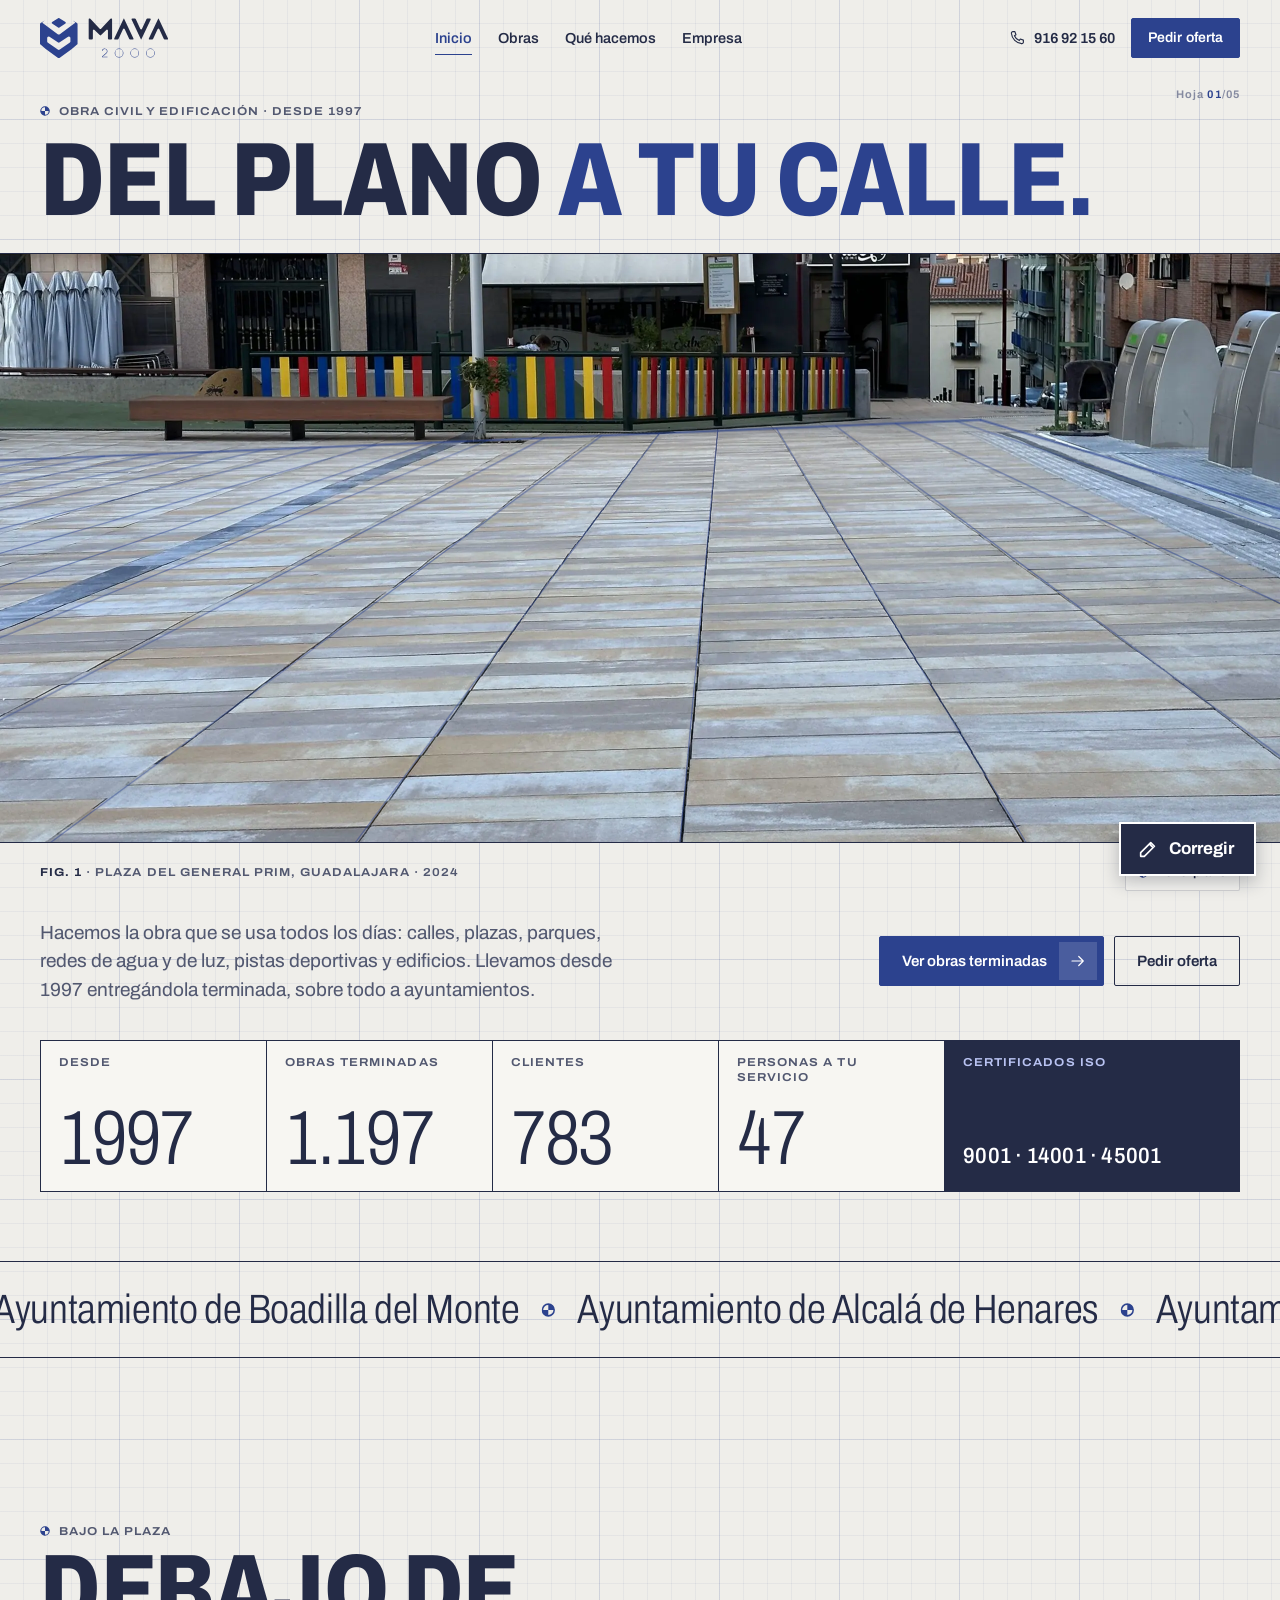
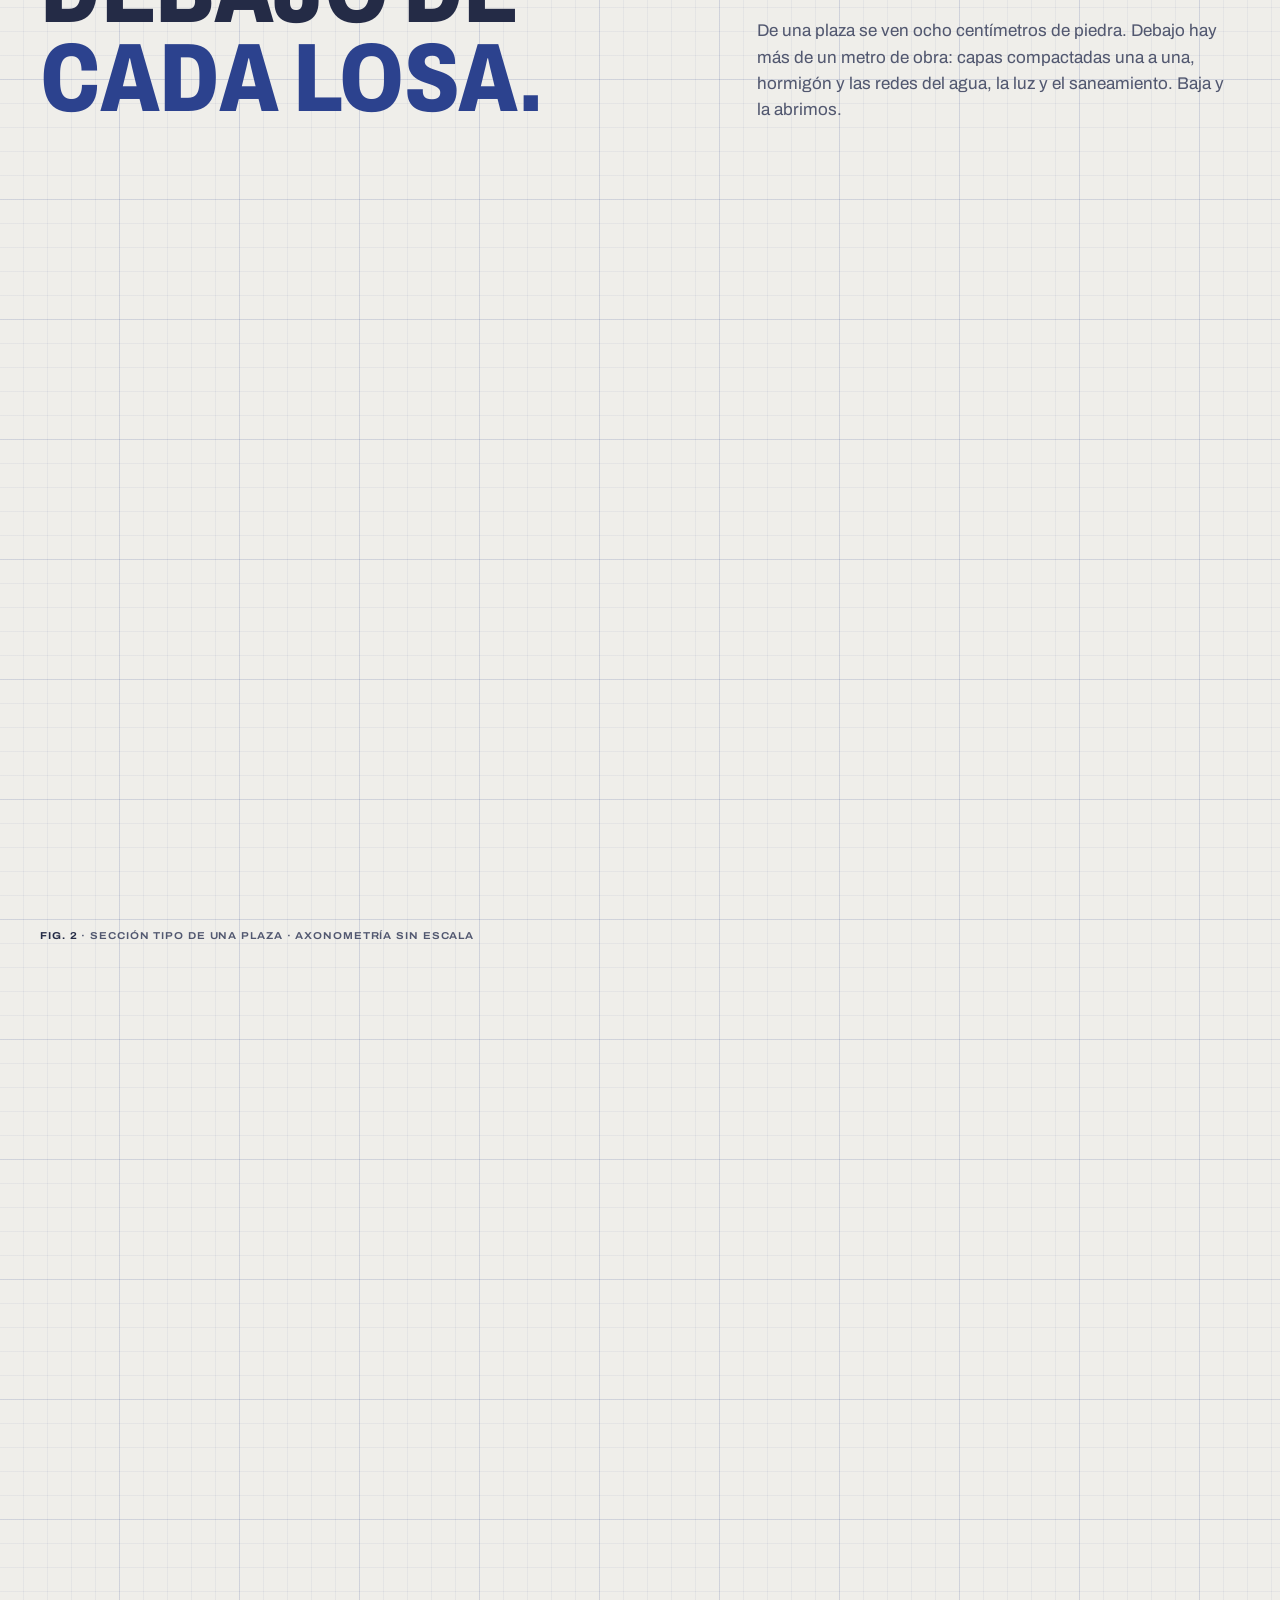
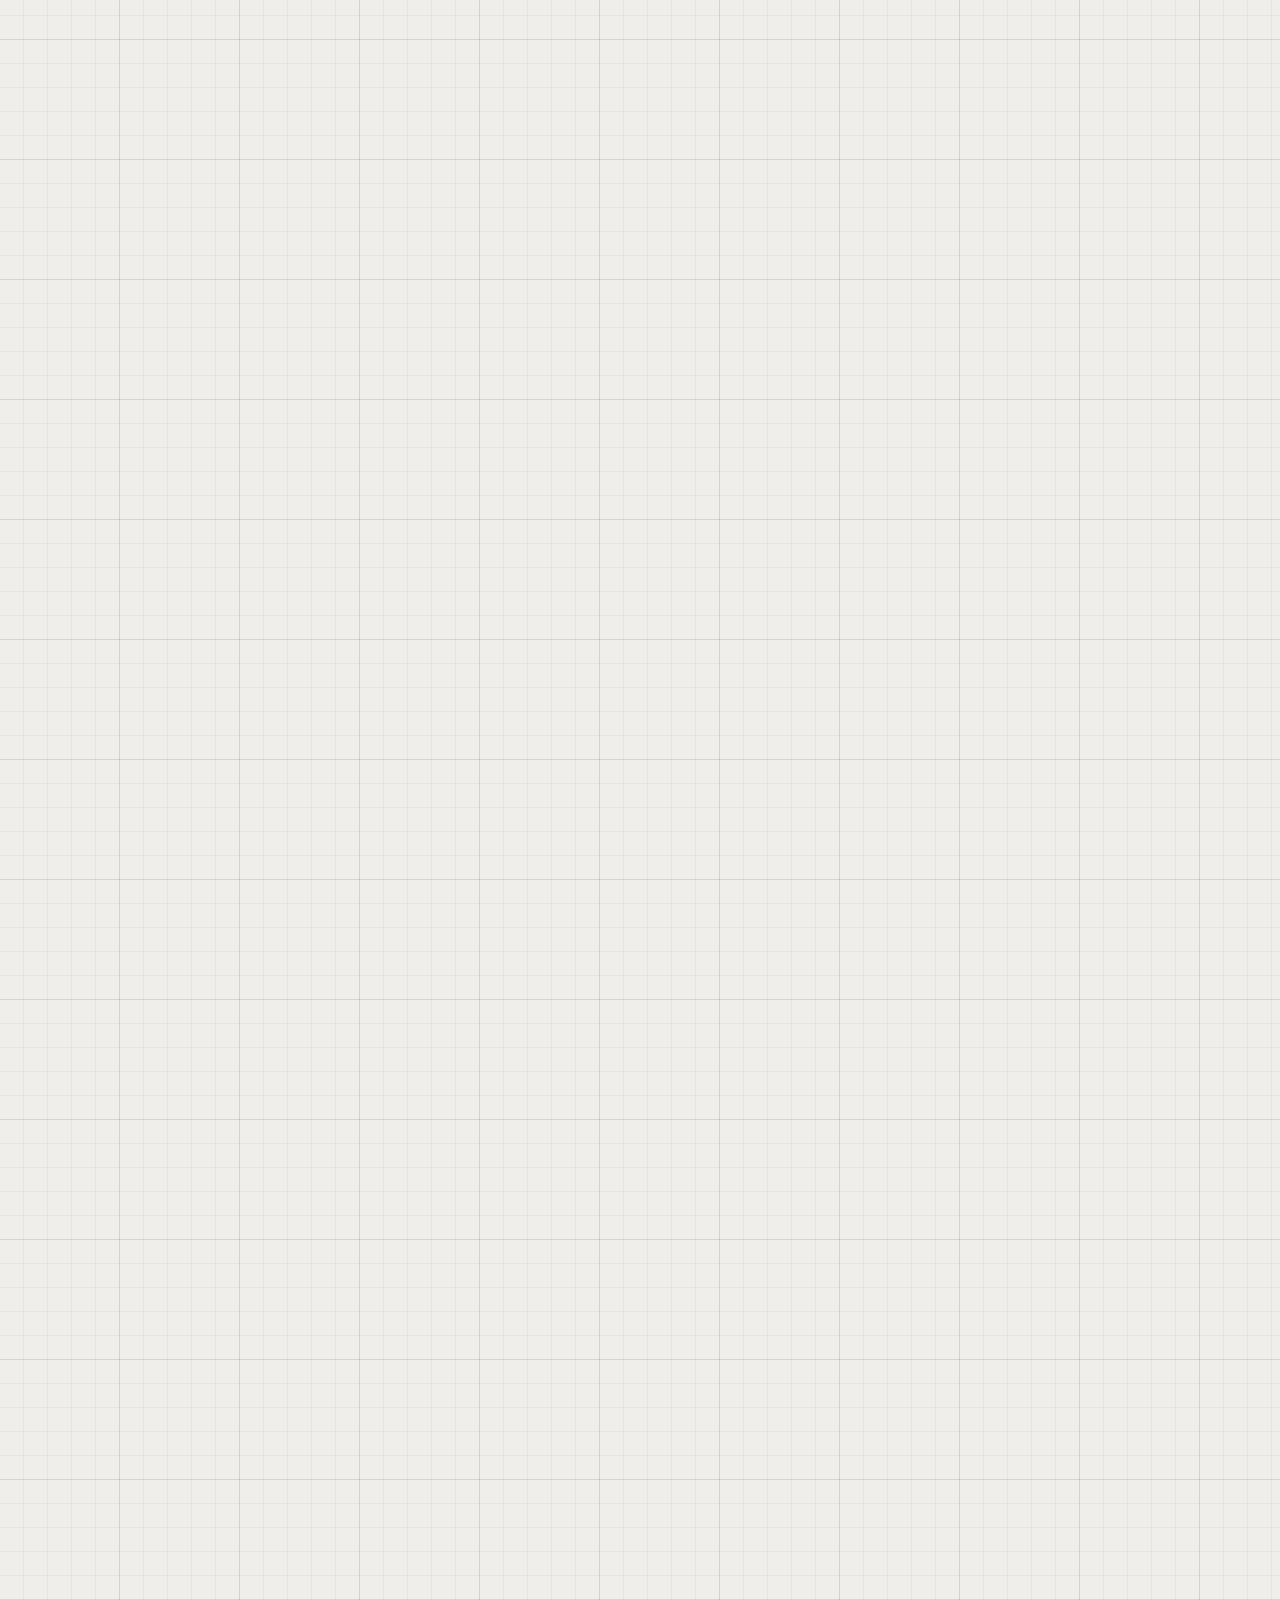
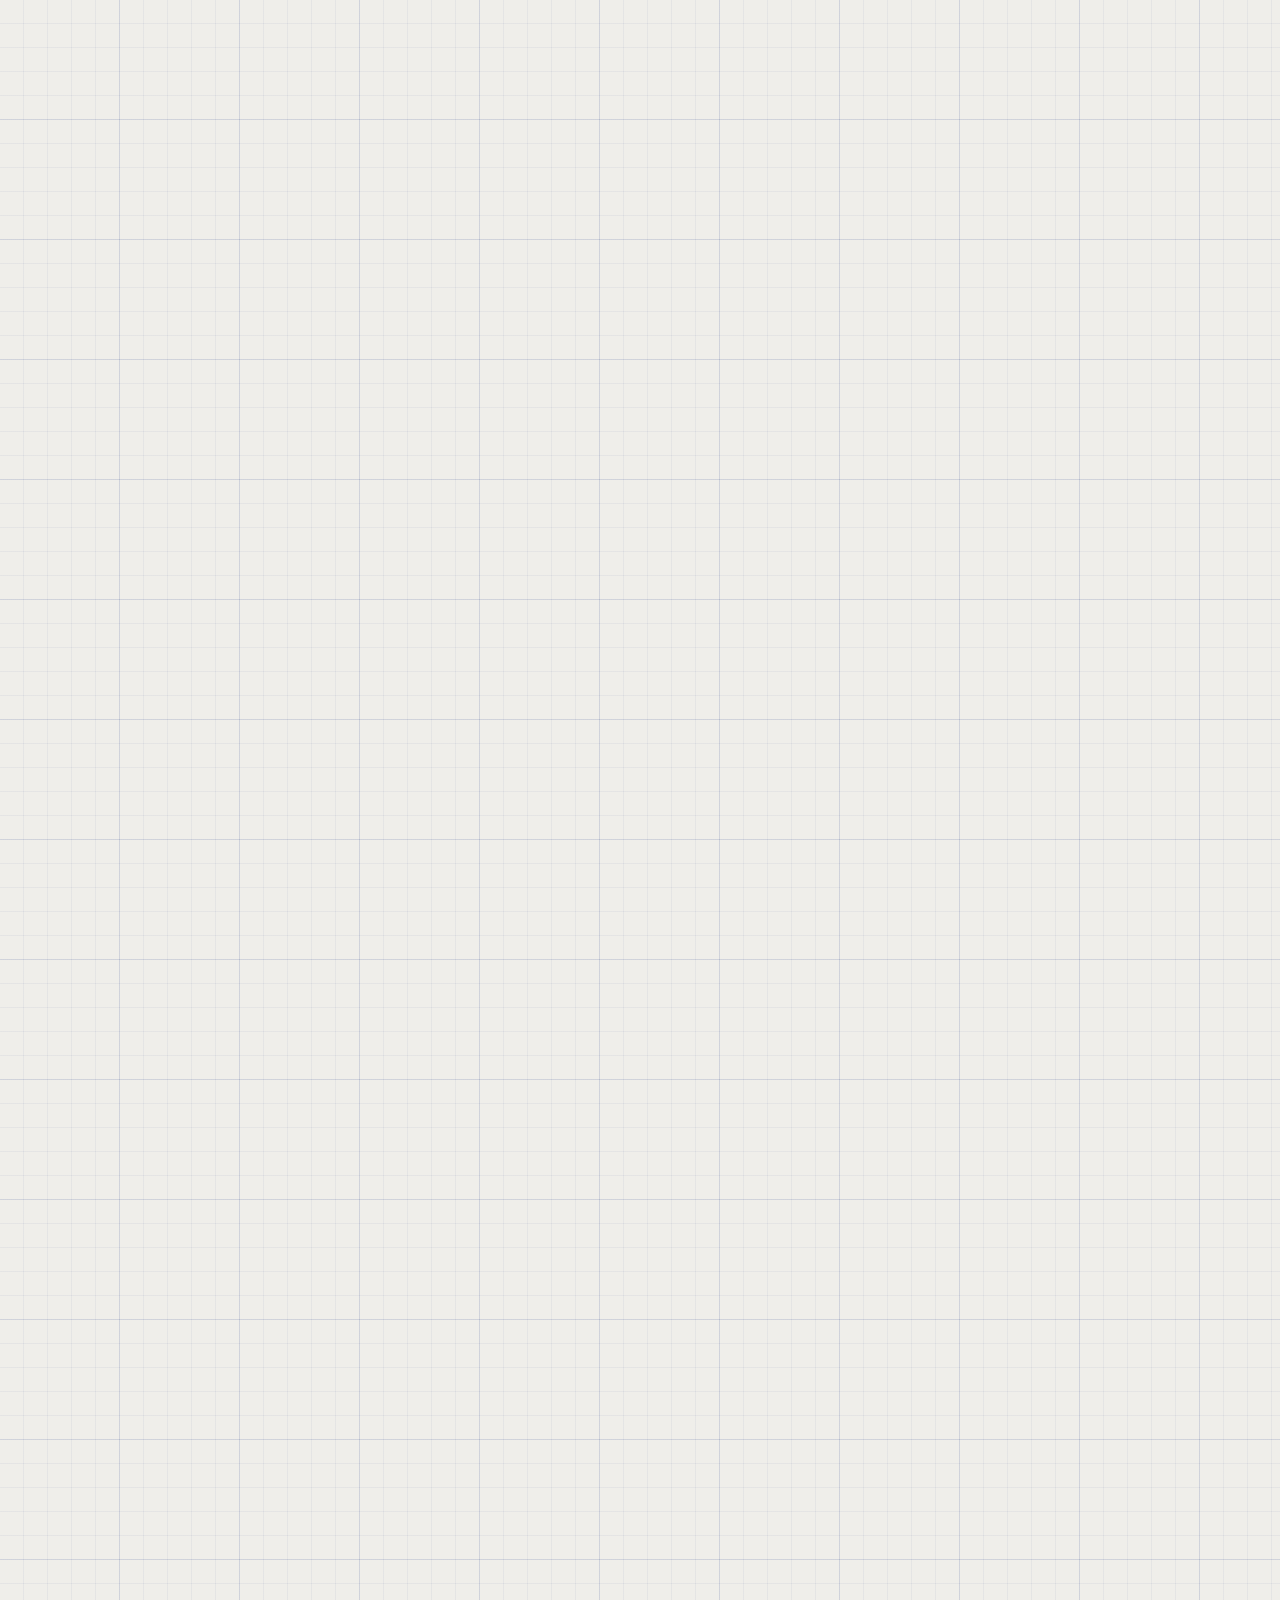
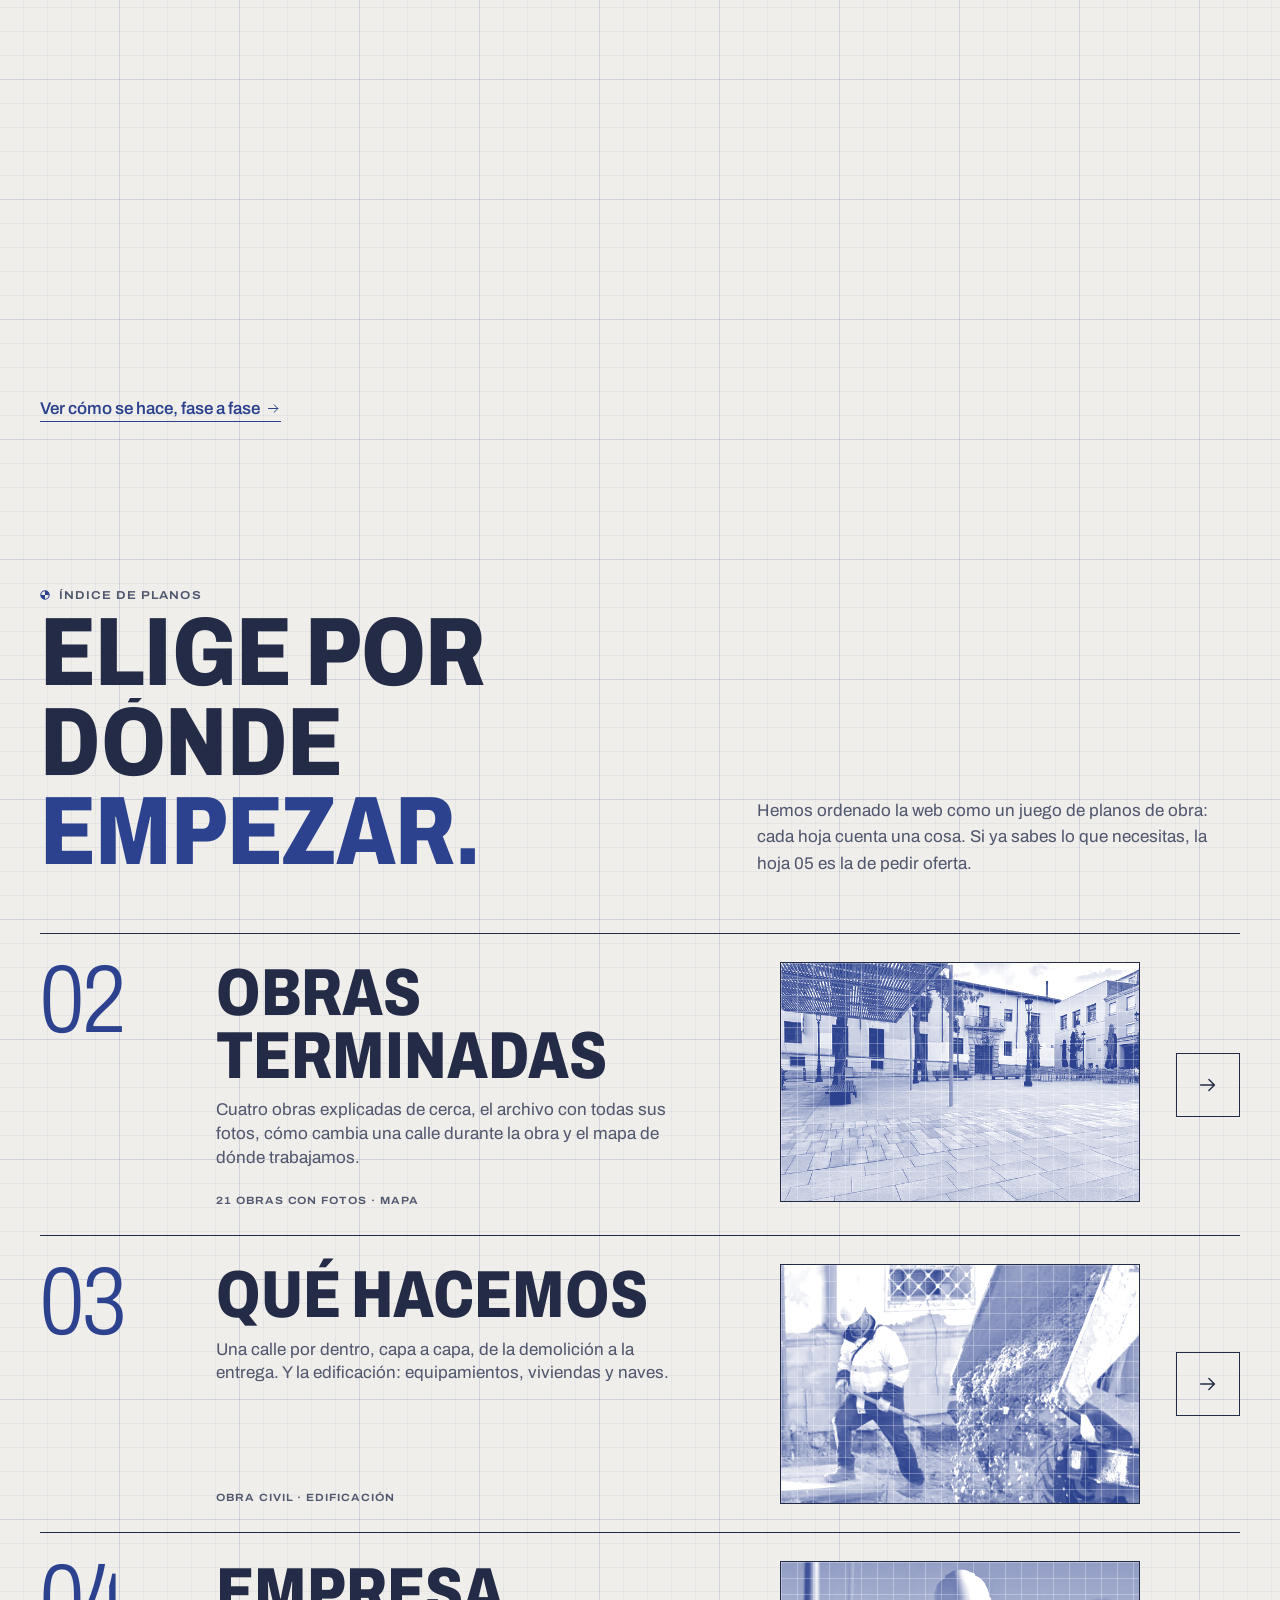
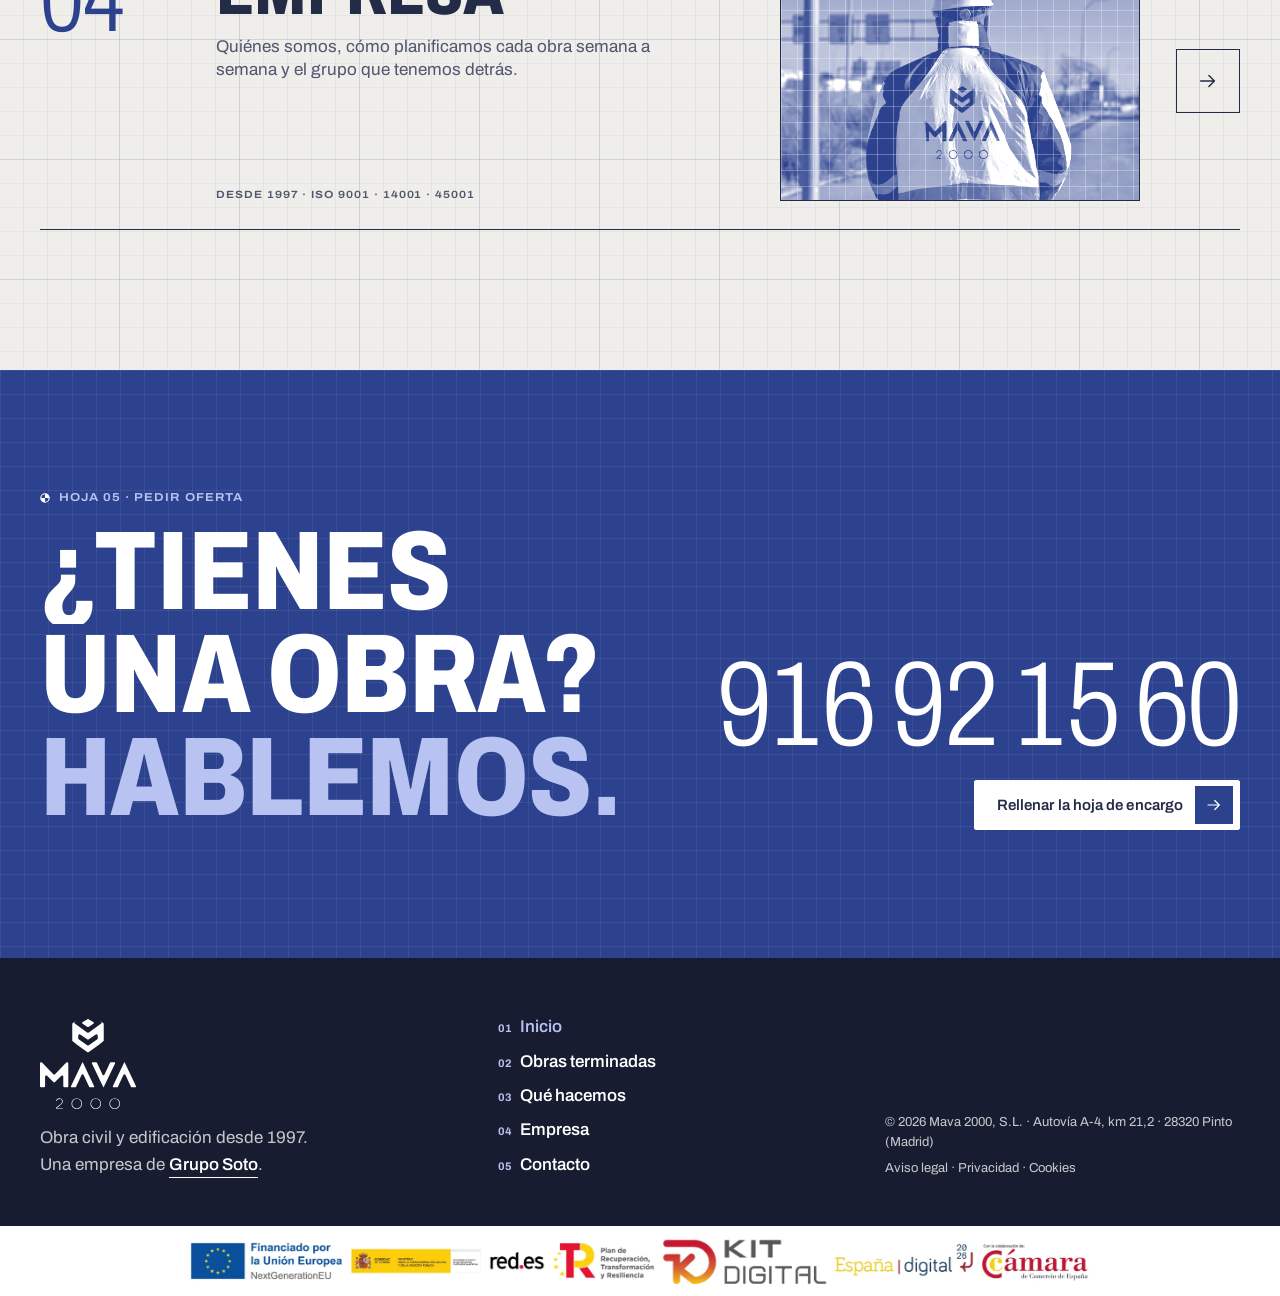
<file: index.html>
<!doctype html>
<html lang="es">
<head>
  <meta charset="utf-8">
  <meta name="viewport" content="width=device-width, initial-scale=1, viewport-fit=cover">
  <meta name="robots" content="noindex, nofollow">
  <title>Obra civil y edificación desde 1997 | Mava 2000</title>
  <meta name="description" content="Constructora de obra civil y edificación desde 1997: urbanización de calles y plazas, redes de agua y electricidad, parques, instalaciones deportivas y edificios. Más de 1.197 obras terminadas. ISO 9001, 14001 y 45001.">
  <meta name="theme-color" content="#EFEEEA">
  <script>
    // Enlaces de cuando la web era una sola página (mava2000.es/#obras…): llevan a su hoja nueva
    (function () {
      var h = { obras: 'obras.html', relacion: 'obras.html#relacion', cambio: 'obras.html#cambio', donde: 'obras.html#donde', calle: 'servicios.html', edificacion: 'servicios.html#edificacion', mava: 'empresa.html', metodo: 'empresa.html#metodo', grupo: 'empresa.html#grupo', contacto: 'contacto.html' }[location.hash.slice(1)];
      if (h) location.replace(h);
    })();
  </script>
  <meta property="og:type" content="website">
  <meta property="og:locale" content="es_ES">
  <meta property="og:site_name" content="Mava 2000">
  <meta property="og:url" content="https://grupo-soto.github.io/mava2000/">
  <meta property="og:title" content="Mava 2000 · Del plano a tu calle">
  <meta property="og:description" content="Obra civil y edificación desde 1997. Calles, plazas, parques, redes y edificios, sobre todo para ayuntamientos. Más de 1.197 obras terminadas.">
  <meta property="og:image" content="https://grupo-soto.github.io/mava2000/assets/img/og.jpg">
  <meta property="og:image:width" content="1200">
  <meta property="og:image:height" content="630">
  <meta name="twitter:card" content="summary_large_image">
  <link rel="icon" href="favicon.svg" type="image/svg+xml">
  <link rel="icon" href="favicon-32.png" sizes="32x32" type="image/png">
  <link rel="apple-touch-icon" href="apple-touch-icon.png">
  <link rel="manifest" href="site.webmanifest">
  <link rel="preload" href="assets/marca/fuentes/archivo-normal-latin.woff2" as="font" type="font/woff2" crossorigin>
  <link rel="preload" href="assets/img/portada-plaza-m.webp" as="image" media="(max-width: 1023px)">
  <link rel="preload" href="assets/img/portada-plaza.webp" as="image" media="(min-width: 1024px)">
  <link rel="stylesheet" href="assets/marca/fuentes/fuentes.css">
  <link rel="stylesheet" href="assets/marca/colores.css">
  <link rel="stylesheet" href="assets/css/style.css">
  <script>
    // Oculta lo que se anima al entrar solo si hay JS y movimiento; si app.js no arranca, todo se ve igual.
    if (!matchMedia('(prefers-reduced-motion: reduce)').matches) {
      document.documentElement.classList.add('anim');
      setTimeout(function () { if (!window.__rs) document.documentElement.classList.remove('anim'); }, 2500);
    }
  </script>
  <script type="application/ld+json">
  {
    "@context": "https://schema.org",
    "@type": "GeneralContractor",
    "@id": "https://mava2000.es/#empresa",
    "name": "Mava 2000",
    "legalName": "Mava 2000, S.L.",
    "taxID": "B81628687",
    "foundingDate": "1997",
    "url": "https://mava2000.es/",
    "logo": "https://mava2000.es/icono-512.png",
    "image": "https://mava2000.es/assets/img/og.jpg",
    "description": "Constructora de obra civil y edificación: urbanización y pavimentación, redes de abastecimiento, saneamiento y canalizaciones, parques y espacios públicos, instalaciones deportivas, demoliciones y edificación.",
    "telephone": "+34916921560",
    "email": "oficina.mava@gruposoto.net",
    "address": { "@type": "PostalAddress", "streetAddress": "Autovía A-4, km 21,200", "postalCode": "28320", "addressLocality": "Pinto", "addressRegion": "Madrid", "addressCountry": "ES" },
    "areaServed": [{ "@type": "AdministrativeArea", "name": "Comunidad de Madrid" }, { "@type": "AdministrativeArea", "name": "Provincia de Guadalajara" }],
    "parentOrganization": { "@type": "Organization", "name": "Grupo Soto", "url": "https://gruposoto.net/" },
    "hasCredential": [
      { "@type": "EducationalOccupationalCredential", "name": "ISO 9001 · Gestión de la calidad" },
      { "@type": "EducationalOccupationalCredential", "name": "ISO 14001 · Gestión ambiental" },
      { "@type": "EducationalOccupationalCredential", "name": "ISO 45001 · Seguridad y salud en el trabajo" }
    ]
  }
  </script>
</head>
<body data-pagina="inicio">
  <a class="saltar" href="#contenido">Ir al contenido</a>

  <!-- parcial:iconos -->
  <svg width="0" height="0" style="position:absolute" aria-hidden="true">
    <symbol id="i-flecha" viewBox="0 0 24 24"><path d="M4 12h15M13 6l6 6-6 6" fill="none" stroke="currentColor" stroke-width="1.6" stroke-linecap="round" stroke-linejoin="round"/></symbol>
    <symbol id="i-abajo" viewBox="0 0 24 24"><path d="M12 4v15M6 13l6 6 6-6" fill="none" stroke="currentColor" stroke-width="1.6" stroke-linecap="round" stroke-linejoin="round"/></symbol>
    <symbol id="i-fuera" viewBox="0 0 24 24"><path d="M8 16 16 8M9 8h7v7" fill="none" stroke="currentColor" stroke-width="1.6" stroke-linecap="round" stroke-linejoin="round"/></symbol>
    <symbol id="i-cerrar" viewBox="0 0 24 24"><path d="m6 6 12 12M18 6 6 18" fill="none" stroke="currentColor" stroke-width="1.6" stroke-linecap="round"/></symbol>
    <symbol id="i-izq" viewBox="0 0 24 24"><path d="M20 12H5M11 6l-6 6 6 6" fill="none" stroke="currentColor" stroke-width="1.6" stroke-linecap="round" stroke-linejoin="round"/></symbol>
    <symbol id="i-tel" viewBox="0 0 24 24"><path d="M6.6 3.5h2.6l1.4 4.1-2 1.3a12 12 0 0 0 6.5 6.5l1.3-2 4.1 1.4v2.6A2 2 0 0 1 18.4 19.5 15.4 15.4 0 0 1 4.5 5.6a2 2 0 0 1 2.1-2.1Z" fill="none" stroke="currentColor" stroke-width="1.5" stroke-linejoin="round"/></symbol>
    <symbol id="i-correo" viewBox="0 0 24 24"><rect x="3.5" y="5.5" width="17" height="13" rx="1.5" fill="none" stroke="currentColor" stroke-width="1.5"/><path d="m4 6.5 8 6.5 8-6.5" fill="none" stroke="currentColor" stroke-width="1.5" stroke-linejoin="round"/></symbol>
    <symbol id="i-pin" viewBox="0 0 24 24"><path d="M12 21s-6.5-5.6-6.5-11A6.5 6.5 0 0 1 18.5 10c0 5.4-6.5 11-6.5 11Z" fill="none" stroke="currentColor" stroke-width="1.5" stroke-linejoin="round"/><circle cx="12" cy="10" r="2.3" fill="none" stroke="currentColor" stroke-width="1.5"/></symbol>
    <!-- diana de replanteo: el punto que marca el topógrafo en obra; va delante de las etiquetas -->
    <symbol id="i-diana" viewBox="0 0 10 10"><circle cx="5" cy="5" r="4.2" fill="none" stroke="currentColor" stroke-width="1.1"/><path d="M5 5V.8A4.2 4.2 0 0 1 9.2 5ZM5 5v4.2A4.2 4.2 0 0 1 .8 5Z" fill="currentColor"/></symbol>
  </svg>
  <!-- /parcial:iconos -->

  <!-- parcial:barra -->
  <header class="barra">
    <div class="barra__dentro">
      <a class="barra__logo" href="index.html" aria-label="Mava 2000, ir al inicio">
        <img src="assets/marca/logos/mava2000-horizontal.svg" alt="Mava 2000" width="150" height="40">
      </a>
      <nav class="barra__nav" aria-label="Páginas">
        <a href="index.html" aria-current="page">Inicio</a>
        <a href="obras.html">Obras</a>
        <a href="servicios.html">Qué hacemos</a>
        <a href="empresa.html">Empresa</a>
      </nav>
      <div class="barra__acciones">
        <a class="barra__tel" href="tel:+34916921560"><svg class="ico" aria-hidden="true"><use href="#i-tel"/></svg><span>916 92 15 60</span></a>
        <a class="boton boton--lleno boton--s barra__cta" href="contacto.html"><span class="boton__txt">Pedir oferta</span></a>
        <button class="barra__menu" type="button" aria-expanded="false" aria-controls="menu"><span class="barra__menu-txt">Menú</span><span class="barra__menu-ico" aria-hidden="true"><i></i><i></i></span></button>
      </div>
    </div>
    <div class="barra__hoja" aria-hidden="true">Hoja <span>01</span>/05</div>
  </header>
  <!-- /parcial:barra -->

  <!-- parcial:menu -->
  <div class="menu" id="menu" aria-hidden="true">
    <nav class="menu__links" aria-label="Menú">
      <a href="index.html" aria-current="page" data-menu-cerrar><span>01</span>Inicio</a>
      <a href="obras.html" data-menu-cerrar><span>02</span>Obras terminadas</a>
      <a href="servicios.html" data-menu-cerrar><span>03</span>Qué hacemos</a>
      <a href="empresa.html" data-menu-cerrar><span>04</span>Empresa</a>
    </nav>
    <div class="menu__pie">
      <a class="boton boton--lleno boton--ancho" href="contacto.html" data-menu-cerrar><span class="boton__txt">Pedir oferta</span><span class="boton__flecha"><svg class="ico" aria-hidden="true"><use href="#i-flecha"/></svg></span></a>
      <a class="menu__dato" href="tel:+34916921560"><svg class="ico" aria-hidden="true"><use href="#i-tel"/></svg>916 92 15 60</a>
      <a class="menu__dato" href="mailto:oficina.mava@gruposoto.net"><svg class="ico" aria-hidden="true"><use href="#i-correo"/></svg>oficina.mava@gruposoto.net</a>
    </div>
  </div>
  <!-- /parcial:menu -->

  <main id="contenido">
    <!-- ============ PORTADA · Del plano a tu calle ============ -->
    <section class="portada" id="inicio">
      <div class="marco portada__texto">
        <p class="etq" data-entra><svg class="diana" aria-hidden="true"><use href="#i-diana"/></svg>Obra civil y edificación · Desde 1997</p>
        <h1 class="tit portada__tit"><span class="portada__l" data-linea>Del plano</span> <span class="portada__l cob" data-linea>a tu calle.</span></h1>
      </div>

      <figure class="vista" data-vista>
        <div class="vista__lienzo">
          <img class="vista__foto" src="assets/img/portada-plaza.webp" srcset="assets/img/portada-plaza-m.webp 1440w, assets/img/portada-plaza.webp 2560w" sizes="100vw" width="2560" height="1920" fetchpriority="high"
            alt="Plaza del General Prim, en Guadalajara, recién terminada: pavimento de losa en bandas, pérgola, banco y zona infantil.">
          <canvas class="vista__plano" aria-hidden="true"></canvas>
        </div>
        <figcaption class="marco vista__pie">
          <span class="etq"><b>Fig. 1</b> · Plaza del General Prim, Guadalajara · 2024</span>
          <button class="vista__boton" type="button" data-vista-boton aria-pressed="false"><svg class="diana" aria-hidden="true"><use href="#i-diana"/></svg><span>Ver el plano</span></button>
        </figcaption>
      </figure>

      <div class="marco portada__pie">
        <p class="portada__intro" data-entra>Hacemos la obra que se usa todos los días: calles, plazas, parques, redes de agua y de luz, pistas deportivas y edificios. Llevamos desde 1997 entregándola terminada, sobre todo a ayuntamientos.</p>
        <div class="portada__ctas" data-entra>
          <a class="boton boton--lleno" href="obras.html"><span class="boton__txt">Ver obras terminadas</span><span class="boton__flecha"><svg class="ico" aria-hidden="true"><use href="#i-flecha"/></svg></span></a>
          <a class="boton" href="contacto.html"><span class="boton__txt">Pedir oferta</span></a>
        </div>
      </div>

      <!-- Cajetín: los datos de la empresa como la tabla de rotulación de un plano -->
      <dl class="marco cajetin" aria-label="Mava 2000 en cifras">
        <div class="cajetin__c"><dt class="etq">Desde</dt><dd class="cifra" data-cuenta="1997" data-desde="1997">1997</dd></div>
        <div class="cajetin__c"><dt class="etq">Obras terminadas</dt><dd class="cifra" data-cuenta="1197">1.197</dd></div>
        <div class="cajetin__c"><dt class="etq">Clientes</dt><dd class="cifra" data-cuenta="783">783</dd></div>
        <div class="cajetin__c"><dt class="etq">Personas a tu servicio</dt><dd class="cifra" data-cuenta="47">47</dd></div>
        <div class="cajetin__c cajetin__c--macizo"><dt class="etq">Certificados ISO</dt><dd class="cajetin__iso">9001 · 14001 · 45001</dd></div>
      </dl>

      <!-- Para quién trabajamos: corre sola y se acelera con el scroll -->
      <div class="confian" aria-label="Han confiado en nosotros">
        <p class="marco etq"><svg class="diana" aria-hidden="true"><use href="#i-diana"/></svg>Han confiado en nosotros</p>
        <div class="confian__cinta" data-cinta>
          <ul class="confian__fila">
            <li>Ayuntamiento de Guadalajara</li><li>Ayuntamiento de Boadilla del Monte</li><li>Ayuntamiento de Alcalá de Henares</li>
            <li>Ayuntamiento de Valdemorillo</li><li>Ayuntamiento de Villalbilla</li><li>Ayuntamiento de San Martín de la Vega</li>
            <li>Ayuntamiento de Orusco de Tajuña</li><li>Ayuntamiento de Buitrago del Lozoya</li><li>Ayuntamiento de Villanueva de la Torre</li>
            <li>Iberdrola</li><li>Dago Proyectos</li>
          </ul>
        </div>
      </div>
    </section>

    <!-- ============ BAJO LA PLAZA: la sección tipo en 3D, del plano a la obra y en despiece ============ -->
    <section class="bajo" id="bajo" aria-labelledby="bajo-tit">
      <header class="marco cab cab--fila">
        <div>
          <p class="etq cab__etq"><svg class="diana" aria-hidden="true"><use href="#i-diana"/></svg>Bajo la plaza</p>
          <h2 class="tit cab__tit" id="bajo-tit" data-titulo>Debajo de <span class="cob">cada losa.</span></h2>
        </div>
        <p class="cab__txt" data-entra>De una plaza se ven ocho centímetros de piedra. Debajo hay más de un metro de obra: capas compactadas una a una, hormigón y las redes del agua, la luz y el saneamiento. Baja y la abrimos.</p>
      </header>
      <div class="bajo__pista" data-bajo>
        <div class="bajo__fijo">
          <figure class="marco bajo__escena">
            <div class="bajo__lienzo" data-bajo-lienzo role="img" aria-label="Sección tipo de una plaza en axonometría: losa de granito, mortero, solera de hormigón, zahorra, relleno con las redes de saneamiento, agua, electricidad y telecomunicaciones, y terreno natural."></div>
            <svg class="bajo__lineas" data-bajo-lineas aria-hidden="true"></svg>
            <ol class="bajo__refs" data-bajo-refs aria-hidden="true"></ol>
            <img class="bajo__quieta" src="assets/img/bajo-despiece.webp" width="788" height="666" loading="lazy" decoding="async" alt="">
            <figcaption class="bajo__fig etq"><b>Fig. 2</b> · Sección tipo de una plaza · Axonometría sin escala</figcaption>
          </figure>
        </div>
      </div>
      <div class="marco bajo__pie">
        <a class="enlace" href="servicios.html">Ver cómo se hace, fase a fase<svg class="ico" aria-hidden="true"><use href="#i-flecha"/></svg></a>
      </div>
    </section>

    <!-- ============ ÍNDICE DE PLANOS: cada hoja es una página ============ -->
    <section class="indice" aria-labelledby="indice-tit">
      <header class="marco cab cab--fila">
        <div>
          <p class="etq cab__etq"><svg class="diana" aria-hidden="true"><use href="#i-diana"/></svg>Índice de planos</p>
          <h2 class="tit cab__tit" id="indice-tit" data-titulo>Elige por dónde <span class="cob">empezar.</span></h2>
        </div>
        <p class="cab__txt" data-entra>Hemos ordenado la web como un juego de planos de obra: cada hoja cuenta una cosa. Si ya sabes lo que necesitas, la hoja 05 es la de pedir oferta.</p>
      </header>
      <ol class="marco indice__lista">
        <li class="indice__i" data-entra>
          <a class="hojita" href="obras.html">
            <span class="hojita__foto"><img src="assets/img/obras/plazas-guadalajara-01-p.webp" width="640" height="435" loading="lazy" alt="Plaza del General Prim, en Guadalajara, terminada."></span>
            <span class="hojita__n cifra">02</span>
            <b class="hojita__tit">Obras terminadas</b>
            <span class="hojita__txt">Cuatro obras explicadas de cerca, el archivo con todas sus fotos, cómo cambia una calle durante la obra y el mapa de dónde trabajamos.</span>
            <span class="hojita__meta etq">21 obras con fotos · Mapa</span>
            <span class="hojita__ir" aria-hidden="true"><svg class="ico"><use href="#i-flecha"/></svg></span>
          </a>
        </li>
        <li class="indice__i" data-entra>
          <a class="hojita" href="servicios.html">
            <span class="hojita__foto"><img src="assets/img/equipo/112-p.webp" width="427" height="640" loading="lazy" alt="Un dúmper vierte hormigón en la zanja mientras un operario lo extiende."></span>
            <span class="hojita__n cifra">03</span>
            <b class="hojita__tit">Qué hacemos</b>
            <span class="hojita__txt">Una calle por dentro, capa a capa, de la demolición a la entrega. Y la edificación: equipamientos, viviendas y naves.</span>
            <span class="hojita__meta etq">Obra civil · Edificación</span>
            <span class="hojita__ir" aria-hidden="true"><svg class="ico"><use href="#i-flecha"/></svg></span>
          </a>
        </li>
        <li class="indice__i" data-entra>
          <a class="hojita" href="empresa.html">
            <span class="hojita__foto"><img src="assets/img/equipo/037-p.webp" width="640" height="427" loading="lazy" alt="Encargado de Mava 2000 de espaldas, con la chaqueta de la empresa."></span>
            <span class="hojita__n cifra">04</span>
            <b class="hojita__tit">Empresa</b>
            <span class="hojita__txt">Quiénes somos, cómo planificamos cada obra semana a semana y el grupo que tenemos detrás.</span>
            <span class="hojita__meta etq">Desde 1997 · ISO 9001 · 14001 · 45001</span>
            <span class="hojita__ir" aria-hidden="true"><svg class="ico"><use href="#i-flecha"/></svg></span>
          </a>
        </li>
      </ol>
    </section>

    <!-- parcial:llamada -->
    <section class="llamada" aria-labelledby="llamada-tit">
      <div class="marco llamada__dentro">
        <div class="llamada__cab">
          <p class="etq"><svg class="diana" aria-hidden="true"><use href="#i-diana"/></svg>Hoja 05 · Pedir oferta</p>
          <h2 class="tit llamada__tit" id="llamada-tit" data-titulo>¿Tienes una obra? <span>Hablemos.</span></h2>
        </div>
        <div class="llamada__acciones">
          <a class="llamada__tel" href="tel:+34916921560" data-cifras>916 92 15 60</a>
          <a class="boton boton--blanco" href="contacto.html"><span class="boton__txt">Rellenar la hoja de encargo</span><span class="boton__flecha"><svg class="ico" aria-hidden="true"><use href="#i-flecha"/></svg></span></a>
        </div>
      </div>
    </section>
    <!-- /parcial:llamada -->
  </main>

  <!-- parcial:pie -->
  <footer class="pie">
    <div class="marco pie__dentro">
      <div class="pie__marca">
        <img src="assets/marca/logos/mava2000-blanco.svg" alt="Mava 2000" width="120" height="114" loading="lazy">
        <p>Obra civil y edificación desde 1997.<br>Una empresa de <a class="enlace" href="https://gruposoto.net/" target="_blank" rel="noopener">Grupo Soto</a>.</p>
      </div>
      <nav class="pie__nav" aria-label="Pie">
        <a href="index.html" aria-current="page"><span>01</span>Inicio</a>
        <a href="obras.html"><span>02</span>Obras terminadas</a>
        <a href="servicios.html"><span>03</span>Qué hacemos</a>
        <a href="empresa.html"><span>04</span>Empresa</a>
        <a href="contacto.html"><span>05</span>Contacto</a>
      </nav>
      <div class="pie__legal">
        <p>© <span data-ano>2026</span> Mava 2000, S.L. · Autovía A-4, km 21,2 · 28320 Pinto (Madrid)</p>
        <p><a href="legal.html">Aviso legal</a> · <a href="legal.html#privacidad">Privacidad</a> · <a href="legal.html#cookies">Cookies</a></p>
      </div>
    </div>
    <div class="pie__kit">
      <img src="assets/img/kit-digital.webp" width="2048" height="105" loading="lazy" alt="Financiado por la Unión Europea, NextGenerationEU. Gobierno de España, Ministerio para la Transformación Digital y de la Función Pública. Red.es. Plan de Recuperación, Transformación y Resiliencia. Kit Digital.">
    </div>
  </footer>
  <!-- /parcial:pie -->

  <!-- parcial:dock -->
  <nav class="dock" aria-label="Acciones rápidas">
    <a class="dock__b" href="tel:+34916921560"><svg class="ico" aria-hidden="true"><use href="#i-tel"/></svg>Llamar</a>
    <a class="dock__b dock__b--lleno" href="contacto.html">Pedir oferta<svg class="ico" aria-hidden="true"><use href="#i-flecha"/></svg></a>
  </nav>
  <!-- /parcial:dock -->

  <script src="assets/js/inicio.js" defer></script>
  <script src="revision.js" data-web="Mava 2000" data-clave="mava2000" data-api="https://notas-web.soto-ecotrans.workers.dev" defer></script>
</body>
</html>
</file>
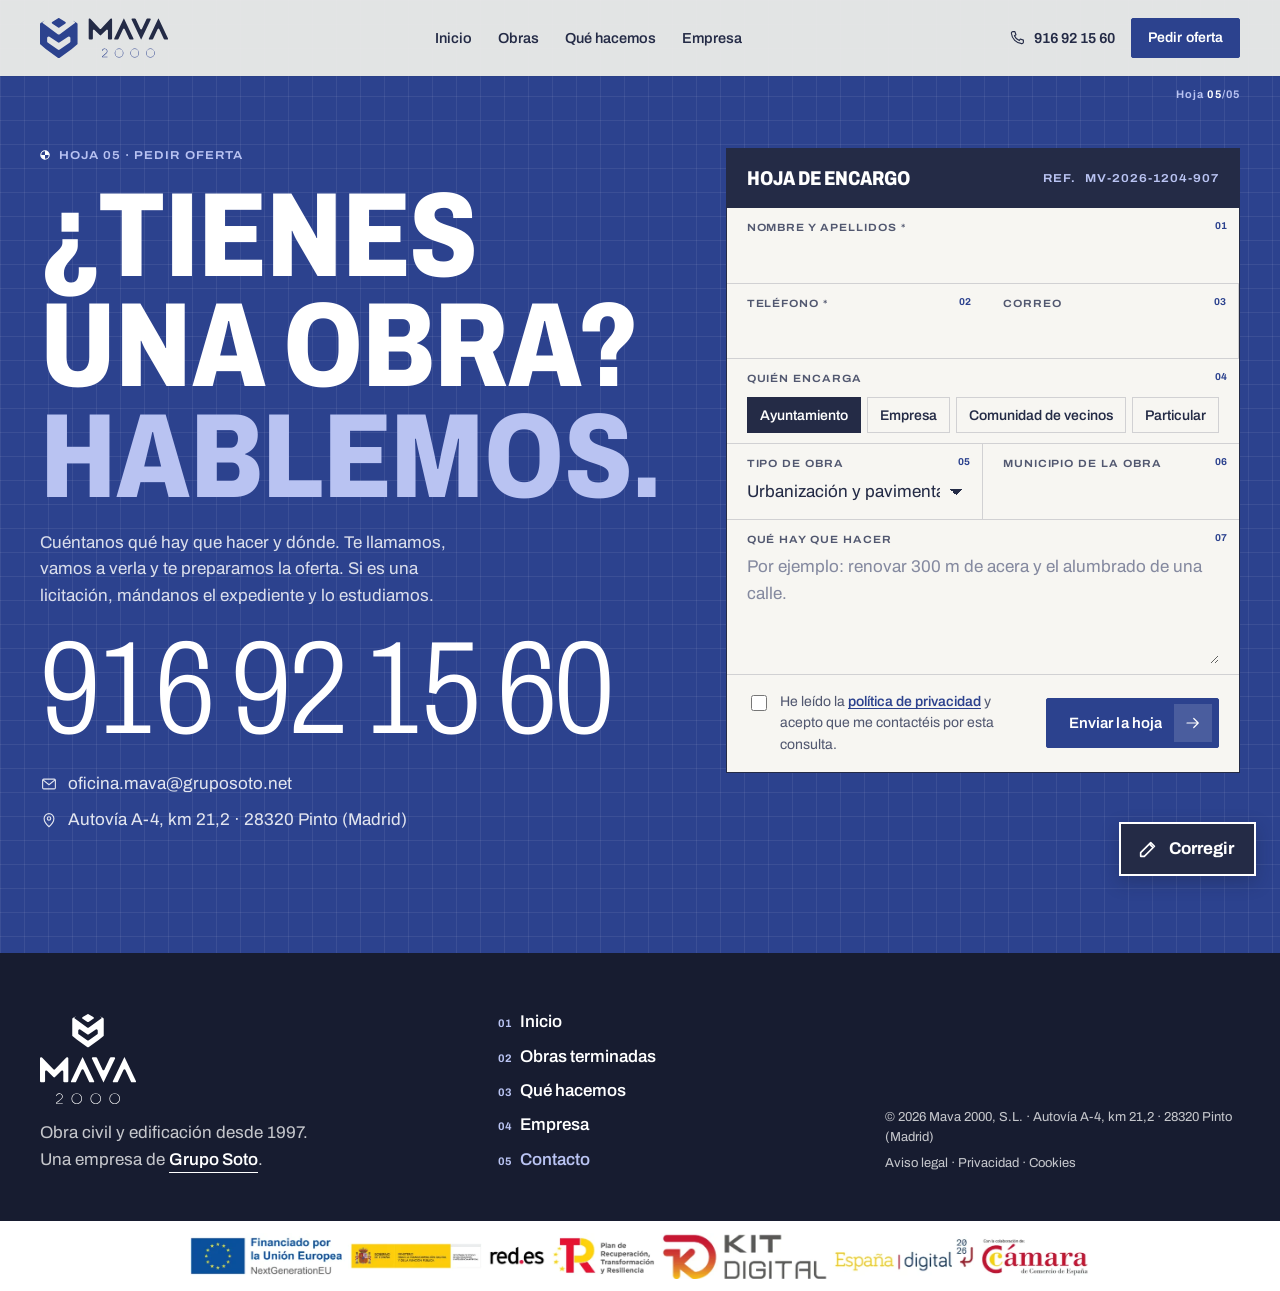
<file: contacto.html>
<!doctype html>
<html lang="es">
<head>
  <meta charset="utf-8">
  <meta name="viewport" content="width=device-width, initial-scale=1, viewport-fit=cover">
  <meta name="robots" content="noindex, nofollow">
  <title>Pedir oferta: hoja de encargo | Mava 2000</title>
  <meta name="description" content="Cuéntanos qué obra hay que hacer y dónde: te llamamos, vamos a verla y te preparamos la oferta. Teléfono 916 92 15 60 · oficina.mava@gruposoto.net · Autovía A-4, km 21,2, Pinto (Madrid).">
  <meta name="theme-color" content="#EFEEEA">
  <meta property="og:type" content="website">
  <meta property="og:locale" content="es_ES">
  <meta property="og:site_name" content="Mava 2000">
  <meta property="og:url" content="https://grupo-soto.github.io/mava2000/contacto.html">
  <meta property="og:title" content="Pedir oferta · Mava 2000">
  <meta property="og:description" content="¿Tienes una obra? Hablemos. Teléfono 916 92 15 60 o la hoja de encargo de la web.">
  <meta property="og:image" content="https://grupo-soto.github.io/mava2000/assets/img/og.jpg">
  <meta property="og:image:width" content="1200">
  <meta property="og:image:height" content="630">
  <meta name="twitter:card" content="summary_large_image">
  <link rel="icon" href="favicon.svg" type="image/svg+xml">
  <link rel="icon" href="favicon-32.png" sizes="32x32" type="image/png">
  <link rel="apple-touch-icon" href="apple-touch-icon.png">
  <link rel="manifest" href="site.webmanifest">
  <link rel="preload" href="assets/marca/fuentes/archivo-normal-latin.woff2" as="font" type="font/woff2" crossorigin>
  <link rel="stylesheet" href="assets/marca/fuentes/fuentes.css">
  <link rel="stylesheet" href="assets/marca/colores.css">
  <link rel="stylesheet" href="assets/css/style.css">
  <script>
    // Oculta lo que se anima al entrar solo si hay JS y movimiento; si app.js no arranca, todo se ve igual.
    if (!matchMedia('(prefers-reduced-motion: reduce)').matches) {
      document.documentElement.classList.add('anim');
      setTimeout(function () { if (!window.__rs) document.documentElement.classList.remove('anim'); }, 2500);
    }
  </script>
</head>
<body data-pagina="contacto">
  <a class="saltar" href="#contenido">Ir al contenido</a>

  <!-- parcial:iconos -->
  <svg width="0" height="0" style="position:absolute" aria-hidden="true">
    <symbol id="i-flecha" viewBox="0 0 24 24"><path d="M4 12h15M13 6l6 6-6 6" fill="none" stroke="currentColor" stroke-width="1.6" stroke-linecap="round" stroke-linejoin="round"/></symbol>
    <symbol id="i-abajo" viewBox="0 0 24 24"><path d="M12 4v15M6 13l6 6 6-6" fill="none" stroke="currentColor" stroke-width="1.6" stroke-linecap="round" stroke-linejoin="round"/></symbol>
    <symbol id="i-fuera" viewBox="0 0 24 24"><path d="M8 16 16 8M9 8h7v7" fill="none" stroke="currentColor" stroke-width="1.6" stroke-linecap="round" stroke-linejoin="round"/></symbol>
    <symbol id="i-cerrar" viewBox="0 0 24 24"><path d="m6 6 12 12M18 6 6 18" fill="none" stroke="currentColor" stroke-width="1.6" stroke-linecap="round"/></symbol>
    <symbol id="i-izq" viewBox="0 0 24 24"><path d="M20 12H5M11 6l-6 6 6 6" fill="none" stroke="currentColor" stroke-width="1.6" stroke-linecap="round" stroke-linejoin="round"/></symbol>
    <symbol id="i-tel" viewBox="0 0 24 24"><path d="M6.6 3.5h2.6l1.4 4.1-2 1.3a12 12 0 0 0 6.5 6.5l1.3-2 4.1 1.4v2.6A2 2 0 0 1 18.4 19.5 15.4 15.4 0 0 1 4.5 5.6a2 2 0 0 1 2.1-2.1Z" fill="none" stroke="currentColor" stroke-width="1.5" stroke-linejoin="round"/></symbol>
    <symbol id="i-correo" viewBox="0 0 24 24"><rect x="3.5" y="5.5" width="17" height="13" rx="1.5" fill="none" stroke="currentColor" stroke-width="1.5"/><path d="m4 6.5 8 6.5 8-6.5" fill="none" stroke="currentColor" stroke-width="1.5" stroke-linejoin="round"/></symbol>
    <symbol id="i-pin" viewBox="0 0 24 24"><path d="M12 21s-6.5-5.6-6.5-11A6.5 6.5 0 0 1 18.5 10c0 5.4-6.5 11-6.5 11Z" fill="none" stroke="currentColor" stroke-width="1.5" stroke-linejoin="round"/><circle cx="12" cy="10" r="2.3" fill="none" stroke="currentColor" stroke-width="1.5"/></symbol>
    <!-- diana de replanteo: el punto que marca el topógrafo en obra; va delante de las etiquetas -->
    <symbol id="i-diana" viewBox="0 0 10 10"><circle cx="5" cy="5" r="4.2" fill="none" stroke="currentColor" stroke-width="1.1"/><path d="M5 5V.8A4.2 4.2 0 0 1 9.2 5ZM5 5v4.2A4.2 4.2 0 0 1 .8 5Z" fill="currentColor"/></symbol>
  </svg>
  <!-- /parcial:iconos -->

  <!-- parcial:barra -->
  <header class="barra">
    <div class="barra__dentro">
      <a class="barra__logo" href="index.html" aria-label="Mava 2000, ir al inicio">
        <img src="assets/marca/logos/mava2000-horizontal.svg" alt="Mava 2000" width="150" height="40">
      </a>
      <nav class="barra__nav" aria-label="Páginas">
        <a href="index.html">Inicio</a>
        <a href="obras.html">Obras</a>
        <a href="servicios.html">Qué hacemos</a>
        <a href="empresa.html">Empresa</a>
      </nav>
      <div class="barra__acciones">
        <a class="barra__tel" href="tel:+34916921560"><svg class="ico" aria-hidden="true"><use href="#i-tel"/></svg><span>916 92 15 60</span></a>
        <a class="boton boton--lleno boton--s barra__cta" href="#encargo"><span class="boton__txt">Pedir oferta</span></a>
        <button class="barra__menu" type="button" aria-expanded="false" aria-controls="menu"><span class="barra__menu-txt">Menú</span><span class="barra__menu-ico" aria-hidden="true"><i></i><i></i></span></button>
      </div>
    </div>
    <div class="barra__hoja" aria-hidden="true">Hoja <span>05</span>/05</div>
  </header>
  <!-- /parcial:barra -->

  <!-- parcial:menu -->
  <div class="menu" id="menu" aria-hidden="true">
    <nav class="menu__links" aria-label="Menú">
      <a href="index.html" data-menu-cerrar><span>01</span>Inicio</a>
      <a href="obras.html" data-menu-cerrar><span>02</span>Obras terminadas</a>
      <a href="servicios.html" data-menu-cerrar><span>03</span>Qué hacemos</a>
      <a href="empresa.html" data-menu-cerrar><span>04</span>Empresa</a>
    </nav>
    <div class="menu__pie">
      <a class="boton boton--lleno boton--ancho" href="#encargo" data-menu-cerrar><span class="boton__txt">Pedir oferta</span><span class="boton__flecha"><svg class="ico" aria-hidden="true"><use href="#i-flecha"/></svg></span></a>
      <a class="menu__dato" href="tel:+34916921560"><svg class="ico" aria-hidden="true"><use href="#i-tel"/></svg>916 92 15 60</a>
      <a class="menu__dato" href="mailto:oficina.mava@gruposoto.net"><svg class="ico" aria-hidden="true"><use href="#i-correo"/></svg>oficina.mava@gruposoto.net</a>
    </div>
  </div>
  <!-- /parcial:menu -->

  <main id="contenido">
    <!-- ============ CONTACTO ============ -->
    <section class="contacto" id="contacto">
      <div class="marco contacto__dentro">
        <header class="contacto__cab">
          <p class="etq" data-entra><svg class="diana" aria-hidden="true"><use href="#i-diana"/></svg>Hoja 05 · Pedir oferta</p>
          <h1 class="tit contacto__tit"><span class="pag__m"><span data-linea>¿Tienes una obra?</span></span> <span class="pag__m contacto__l2"><span data-linea>Hablemos.</span></span></h1>
          <p class="contacto__txt">Cuéntanos qué hay que hacer y dónde. Te llamamos, vamos a verla y te preparamos la oferta. Si es una licitación, mándanos el expediente y lo estudiamos.</p>
          <a class="contacto__tel" href="tel:+34916921560" data-cifras>916 92 15 60</a>
          <ul class="contacto__datos">
            <li><svg class="ico" aria-hidden="true"><use href="#i-correo"/></svg><a href="mailto:oficina.mava@gruposoto.net">oficina.mava@gruposoto.net</a></li>
            <li><svg class="ico" aria-hidden="true"><use href="#i-pin"/></svg><a href="https://www.google.com/maps/search/?api=1&amp;query=Autov%C3%ADa+A-4+km+21%2C2+Pinto" target="_blank" rel="noopener">Autovía A-4, km 21,2 · 28320 Pinto (Madrid)</a></li>
          </ul>
        </header>

        <form class="hoja" id="encargo" data-hoja-encargo action="enviar.php" method="post" novalidate>
          <div class="hoja__cab">
            <p class="hoja__tit">Hoja de encargo</p>
            <p class="hoja__ref etq">Ref. <span data-ref>—</span></p>
          </div>
          <div class="hoja__casillas">
            <label class="casilla casilla--2"><span class="casilla__n">01</span><span class="casilla__e">Nombre y apellidos *</span><input name="nombre" autocomplete="name" required maxlength="120"></label>
            <label class="casilla"><span class="casilla__n">02</span><span class="casilla__e">Teléfono *</span><input name="telefono" type="tel" autocomplete="tel" required maxlength="30"></label>
            <label class="casilla"><span class="casilla__n">03</span><span class="casilla__e">Correo</span><input name="email" type="email" autocomplete="email" maxlength="160"></label>
            <fieldset class="casilla casilla--2 casilla--grupo">
              <legend><span class="casilla__n">04</span><span class="casilla__e">Quién encarga</span></legend>
              <div class="opciones">
                <label><input type="radio" name="entidad" value="ayuntamiento" checked><span>Ayuntamiento</span></label>
                <label><input type="radio" name="entidad" value="empresa"><span>Empresa</span></label>
                <label><input type="radio" name="entidad" value="comunidad"><span>Comunidad de vecinos</span></label>
                <label><input type="radio" name="entidad" value="particular"><span>Particular</span></label>
              </div>
            </fieldset>
            <label class="casilla"><span class="casilla__n">05</span><span class="casilla__e">Tipo de obra</span>
              <select name="tipo">
                <option value="urbanizacion">Urbanización y pavimentación</option>
                <option value="redes">Redes y canalizaciones</option>
                <option value="espacio">Parques y espacios públicos</option>
                <option value="deportiva">Instalación deportiva</option>
                <option value="demolicion">Demolición y movimiento de tierras</option>
                <option value="edificacion">Edificación</option>
                <option value="reforma">Reforma</option>
                <option value="otra">Otra</option>
              </select>
            </label>
            <label class="casilla"><span class="casilla__n">06</span><span class="casilla__e">Municipio de la obra</span><input name="municipio" autocomplete="address-level2" maxlength="80"></label>
            <label class="casilla casilla--2"><span class="casilla__n">07</span><span class="casilla__e">Qué hay que hacer</span><textarea name="mensaje" rows="4" maxlength="3000" placeholder="Por ejemplo: renovar 300 m de acera y el alumbrado de una calle."></textarea></label>
          </div>
          <input class="oculto" type="text" name="web" tabindex="-1" autocomplete="off" aria-hidden="true">
          <input type="hidden" name="t" value="">
          <div class="hoja__pie">
            <label class="hoja__ok"><input type="checkbox" name="privacidad" required><span>He leído la <a class="enlace" href="legal.html#privacidad">política de privacidad</a> y acepto que me contactéis por esta consulta.</span></label>
            <button class="boton boton--lleno" type="submit"><span class="boton__txt">Enviar la hoja</span><span class="boton__flecha"><svg class="ico" aria-hidden="true"><use href="#i-flecha"/></svg></span></button>
          </div>
          <p class="hoja__estado" data-estado role="status" aria-live="polite"></p>
          <p class="hoja__sello" aria-hidden="true">Recibida</p>
        </form>
      </div>
    </section>
  </main>

  <!-- parcial:pie -->
  <footer class="pie">
    <div class="marco pie__dentro">
      <div class="pie__marca">
        <img src="assets/marca/logos/mava2000-blanco.svg" alt="Mava 2000" width="120" height="114" loading="lazy">
        <p>Obra civil y edificación desde 1997.<br>Una empresa de <a class="enlace" href="https://gruposoto.net/" target="_blank" rel="noopener">Grupo Soto</a>.</p>
      </div>
      <nav class="pie__nav" aria-label="Pie">
        <a href="index.html"><span>01</span>Inicio</a>
        <a href="obras.html"><span>02</span>Obras terminadas</a>
        <a href="servicios.html"><span>03</span>Qué hacemos</a>
        <a href="empresa.html"><span>04</span>Empresa</a>
        <a href="contacto.html" aria-current="page"><span>05</span>Contacto</a>
      </nav>
      <div class="pie__legal">
        <p>© <span data-ano>2026</span> Mava 2000, S.L. · Autovía A-4, km 21,2 · 28320 Pinto (Madrid)</p>
        <p><a href="legal.html">Aviso legal</a> · <a href="legal.html#privacidad">Privacidad</a> · <a href="legal.html#cookies">Cookies</a></p>
      </div>
    </div>
    <div class="pie__kit">
      <img src="assets/img/kit-digital.webp" width="2048" height="105" loading="lazy" alt="Financiado por la Unión Europea, NextGenerationEU. Gobierno de España, Ministerio para la Transformación Digital y de la Función Pública. Red.es. Plan de Recuperación, Transformación y Resiliencia. Kit Digital.">
    </div>
  </footer>
  <!-- /parcial:pie -->

  <!-- parcial:dock -->
  <!-- /parcial:dock -->

  <script src="assets/js/contacto.js" defer></script>
  <script src="revision.js" data-web="Mava 2000" data-clave="mava2000" data-api="https://notas-web.soto-ecotrans.workers.dev" defer></script>
</body>
</html>
</file>
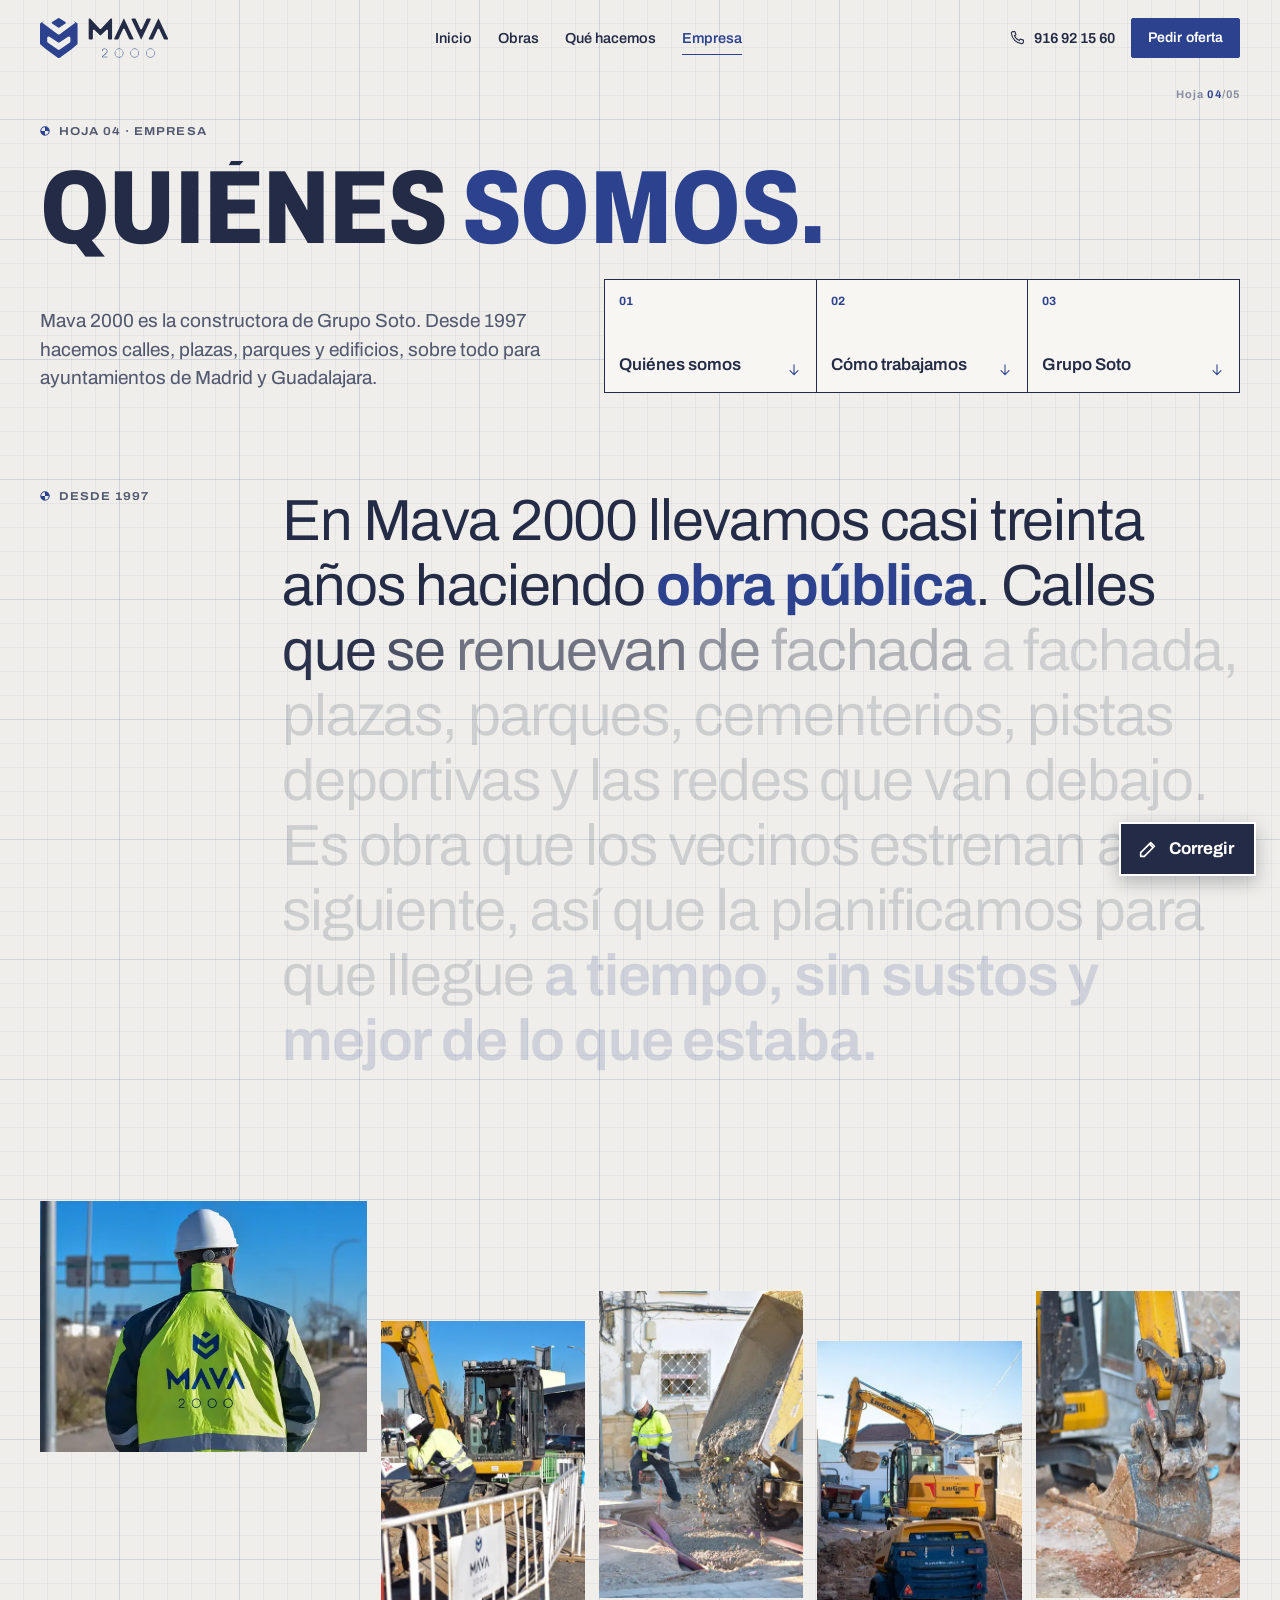
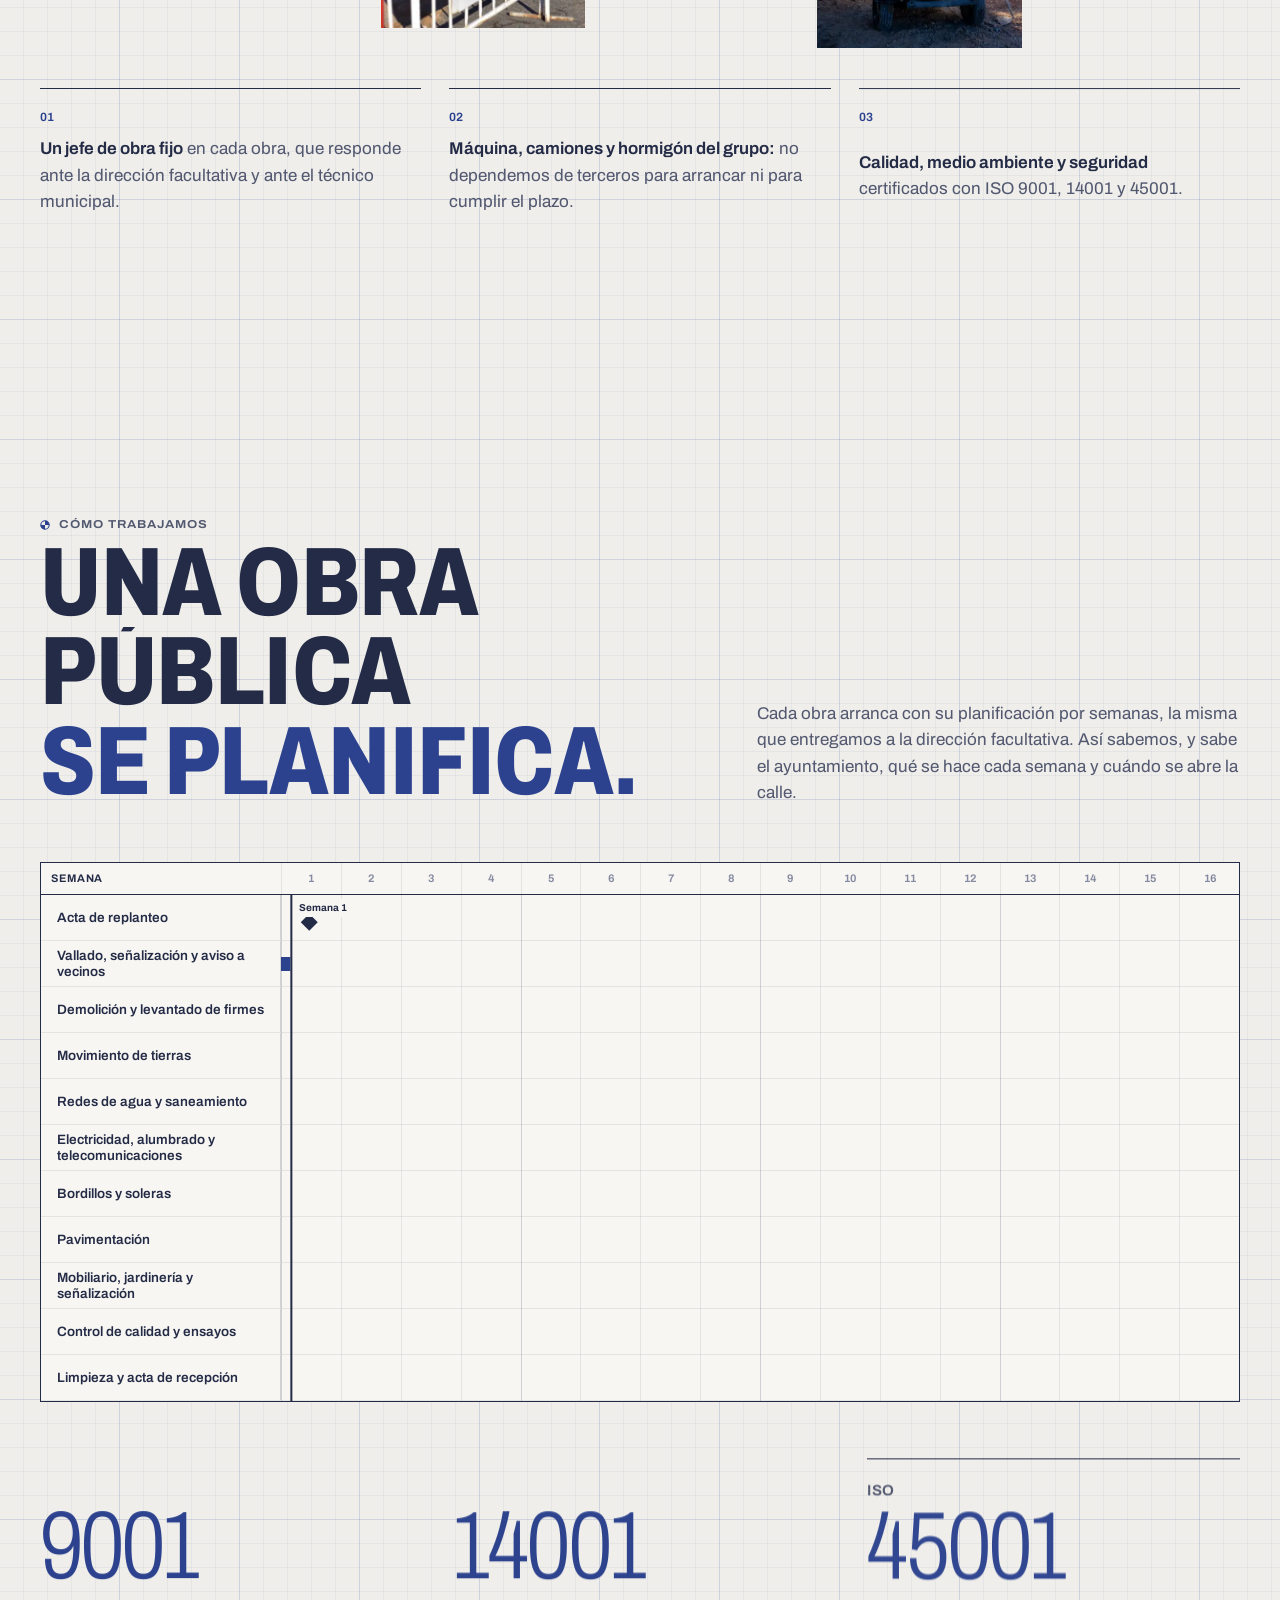
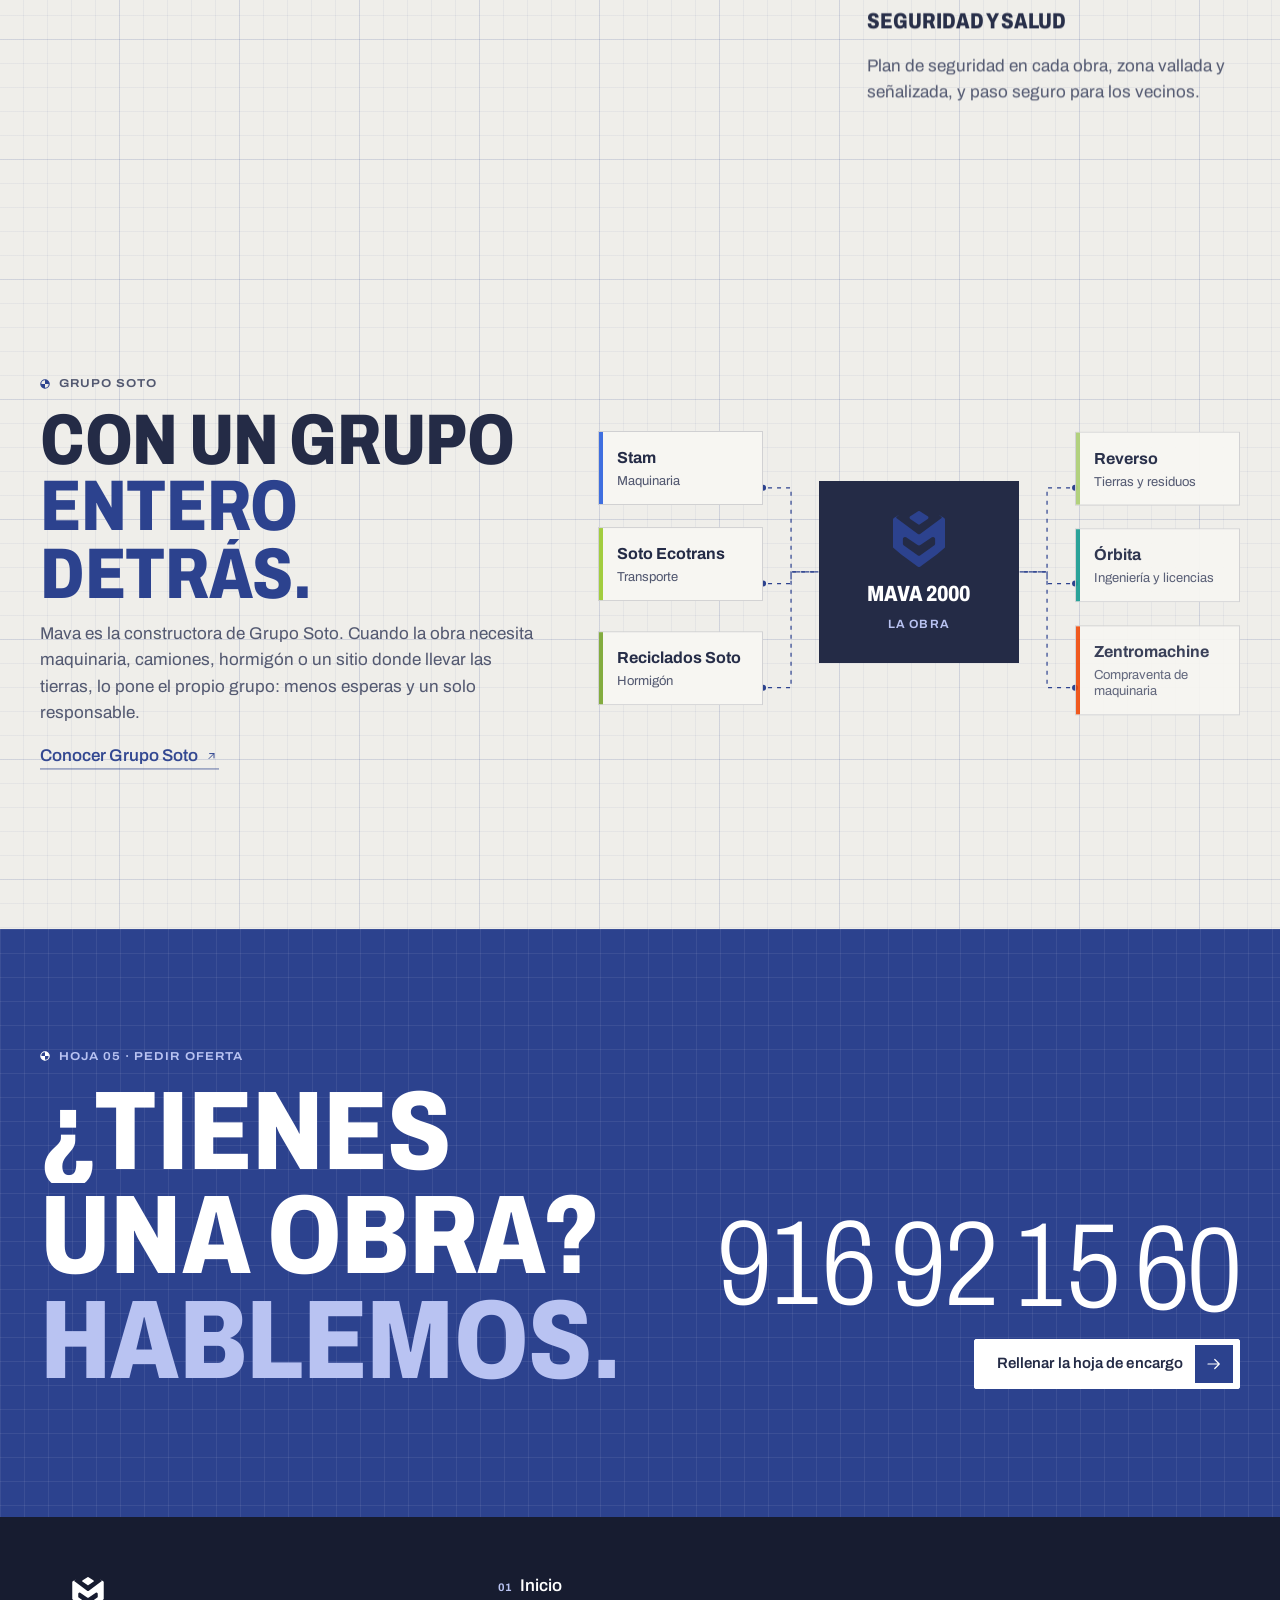
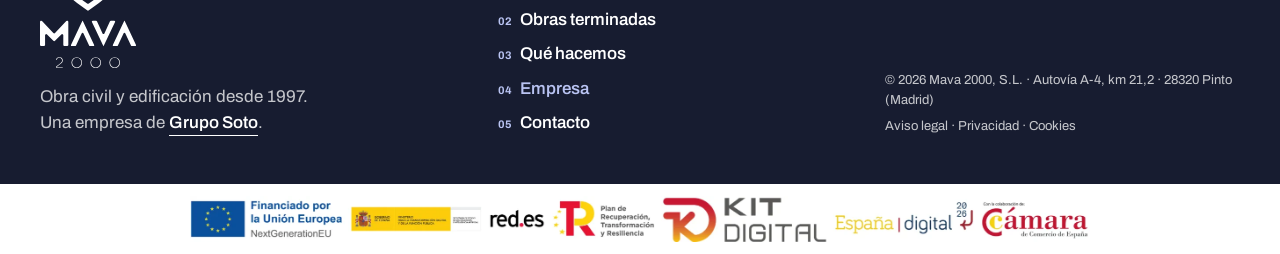
<file: empresa.html>
<!doctype html>
<html lang="es">
<head>
  <meta charset="utf-8">
  <meta name="viewport" content="width=device-width, initial-scale=1, viewport-fit=cover">
  <meta name="robots" content="noindex, nofollow">
  <title>Quiénes somos: constructora desde 1997 | Mava 2000</title>
  <meta name="description" content="Mava 2000 es la constructora de Grupo Soto: obra pública desde 1997, jefe de obra fijo en cada obra, planificación por semanas y certificados ISO 9001, 14001 y 45001.">
  <meta name="theme-color" content="#EFEEEA">
  <meta property="og:type" content="website">
  <meta property="og:locale" content="es_ES">
  <meta property="og:site_name" content="Mava 2000">
  <meta property="og:url" content="https://grupo-soto.github.io/mava2000/empresa.html">
  <meta property="og:title" content="Empresa · Mava 2000">
  <meta property="og:description" content="Casi treinta años de obra pública, con un grupo entero detrás: maquinaria, transporte, hormigón e ingeniería.">
  <meta property="og:image" content="https://grupo-soto.github.io/mava2000/assets/img/og.jpg">
  <meta property="og:image:width" content="1200">
  <meta property="og:image:height" content="630">
  <meta name="twitter:card" content="summary_large_image">
  <link rel="icon" href="favicon.svg" type="image/svg+xml">
  <link rel="icon" href="favicon-32.png" sizes="32x32" type="image/png">
  <link rel="apple-touch-icon" href="apple-touch-icon.png">
  <link rel="manifest" href="site.webmanifest">
  <link rel="preload" href="assets/marca/fuentes/archivo-normal-latin.woff2" as="font" type="font/woff2" crossorigin>
  <link rel="stylesheet" href="assets/marca/fuentes/fuentes.css">
  <link rel="stylesheet" href="assets/marca/colores.css">
  <link rel="stylesheet" href="assets/css/style.css">
  <script>
    // Oculta lo que se anima al entrar solo si hay JS y movimiento; si app.js no arranca, todo se ve igual.
    if (!matchMedia('(prefers-reduced-motion: reduce)').matches) {
      document.documentElement.classList.add('anim');
      setTimeout(function () { if (!window.__rs) document.documentElement.classList.remove('anim'); }, 2500);
    }
  </script>
</head>
<body data-pagina="empresa">
  <a class="saltar" href="#contenido">Ir al contenido</a>

  <!-- parcial:iconos -->
  <svg width="0" height="0" style="position:absolute" aria-hidden="true">
    <symbol id="i-flecha" viewBox="0 0 24 24"><path d="M4 12h15M13 6l6 6-6 6" fill="none" stroke="currentColor" stroke-width="1.6" stroke-linecap="round" stroke-linejoin="round"/></symbol>
    <symbol id="i-abajo" viewBox="0 0 24 24"><path d="M12 4v15M6 13l6 6 6-6" fill="none" stroke="currentColor" stroke-width="1.6" stroke-linecap="round" stroke-linejoin="round"/></symbol>
    <symbol id="i-fuera" viewBox="0 0 24 24"><path d="M8 16 16 8M9 8h7v7" fill="none" stroke="currentColor" stroke-width="1.6" stroke-linecap="round" stroke-linejoin="round"/></symbol>
    <symbol id="i-cerrar" viewBox="0 0 24 24"><path d="m6 6 12 12M18 6 6 18" fill="none" stroke="currentColor" stroke-width="1.6" stroke-linecap="round"/></symbol>
    <symbol id="i-izq" viewBox="0 0 24 24"><path d="M20 12H5M11 6l-6 6 6 6" fill="none" stroke="currentColor" stroke-width="1.6" stroke-linecap="round" stroke-linejoin="round"/></symbol>
    <symbol id="i-tel" viewBox="0 0 24 24"><path d="M6.6 3.5h2.6l1.4 4.1-2 1.3a12 12 0 0 0 6.5 6.5l1.3-2 4.1 1.4v2.6A2 2 0 0 1 18.4 19.5 15.4 15.4 0 0 1 4.5 5.6a2 2 0 0 1 2.1-2.1Z" fill="none" stroke="currentColor" stroke-width="1.5" stroke-linejoin="round"/></symbol>
    <symbol id="i-correo" viewBox="0 0 24 24"><rect x="3.5" y="5.5" width="17" height="13" rx="1.5" fill="none" stroke="currentColor" stroke-width="1.5"/><path d="m4 6.5 8 6.5 8-6.5" fill="none" stroke="currentColor" stroke-width="1.5" stroke-linejoin="round"/></symbol>
    <symbol id="i-pin" viewBox="0 0 24 24"><path d="M12 21s-6.5-5.6-6.5-11A6.5 6.5 0 0 1 18.5 10c0 5.4-6.5 11-6.5 11Z" fill="none" stroke="currentColor" stroke-width="1.5" stroke-linejoin="round"/><circle cx="12" cy="10" r="2.3" fill="none" stroke="currentColor" stroke-width="1.5"/></symbol>
    <!-- diana de replanteo: el punto que marca el topógrafo en obra; va delante de las etiquetas -->
    <symbol id="i-diana" viewBox="0 0 10 10"><circle cx="5" cy="5" r="4.2" fill="none" stroke="currentColor" stroke-width="1.1"/><path d="M5 5V.8A4.2 4.2 0 0 1 9.2 5ZM5 5v4.2A4.2 4.2 0 0 1 .8 5Z" fill="currentColor"/></symbol>
  </svg>
  <!-- /parcial:iconos -->

  <!-- parcial:barra -->
  <header class="barra">
    <div class="barra__dentro">
      <a class="barra__logo" href="index.html" aria-label="Mava 2000, ir al inicio">
        <img src="assets/marca/logos/mava2000-horizontal.svg" alt="Mava 2000" width="150" height="40">
      </a>
      <nav class="barra__nav" aria-label="Páginas">
        <a href="index.html">Inicio</a>
        <a href="obras.html">Obras</a>
        <a href="servicios.html">Qué hacemos</a>
        <a href="empresa.html" aria-current="page">Empresa</a>
      </nav>
      <div class="barra__acciones">
        <a class="barra__tel" href="tel:+34916921560"><svg class="ico" aria-hidden="true"><use href="#i-tel"/></svg><span>916 92 15 60</span></a>
        <a class="boton boton--lleno boton--s barra__cta" href="contacto.html"><span class="boton__txt">Pedir oferta</span></a>
        <button class="barra__menu" type="button" aria-expanded="false" aria-controls="menu"><span class="barra__menu-txt">Menú</span><span class="barra__menu-ico" aria-hidden="true"><i></i><i></i></span></button>
      </div>
    </div>
    <div class="barra__hoja" aria-hidden="true">Hoja <span>04</span>/05</div>
  </header>
  <!-- /parcial:barra -->

  <!-- parcial:menu -->
  <div class="menu" id="menu" aria-hidden="true">
    <nav class="menu__links" aria-label="Menú">
      <a href="index.html" data-menu-cerrar><span>01</span>Inicio</a>
      <a href="obras.html" data-menu-cerrar><span>02</span>Obras terminadas</a>
      <a href="servicios.html" data-menu-cerrar><span>03</span>Qué hacemos</a>
      <a href="empresa.html" aria-current="page" data-menu-cerrar><span>04</span>Empresa</a>
    </nav>
    <div class="menu__pie">
      <a class="boton boton--lleno boton--ancho" href="contacto.html" data-menu-cerrar><span class="boton__txt">Pedir oferta</span><span class="boton__flecha"><svg class="ico" aria-hidden="true"><use href="#i-flecha"/></svg></span></a>
      <a class="menu__dato" href="tel:+34916921560"><svg class="ico" aria-hidden="true"><use href="#i-tel"/></svg>916 92 15 60</a>
      <a class="menu__dato" href="mailto:oficina.mava@gruposoto.net"><svg class="ico" aria-hidden="true"><use href="#i-correo"/></svg>oficina.mava@gruposoto.net</a>
    </div>
  </div>
  <!-- /parcial:menu -->

  <main id="contenido">
    <!-- ============ CABECERA DE LA HOJA ============ -->
    <header class="pag">
      <div class="marco pag__dentro">
        <p class="etq pag__etq" data-entra><svg class="diana" aria-hidden="true"><use href="#i-diana"/></svg>Hoja 04 · Empresa</p>
        <h1 class="tit pag__tit"><span class="pag__m"><span data-linea>Quiénes</span></span> <span class="pag__m"><span class="cob" data-linea>somos.</span></span></h1>
        <p class="pag__txt" data-entra>Mava 2000 es la constructora de Grupo Soto. Desde 1997 hacemos calles, plazas, parques y edificios, sobre todo para ayuntamientos de Madrid y Guadalajara.</p>
        <nav class="pag__indice" aria-label="En esta hoja" data-entra>
          <a href="#mava"><span>01</span>Quiénes somos<svg class="ico" aria-hidden="true"><use href="#i-abajo"/></svg></a>
          <a href="#metodo"><span>02</span>Cómo trabajamos<svg class="ico" aria-hidden="true"><use href="#i-abajo"/></svg></a>
          <a href="#grupo"><span>03</span>Grupo Soto<svg class="ico" aria-hidden="true"><use href="#i-abajo"/></svg></a>
        </nav>
      </div>
    </header>

    <!-- ============ QUIÉNES SOMOS ============ -->
    <section class="somos" id="mava">
      <div class="marco somos__dentro">
        <p class="etq" data-entra><svg class="diana" aria-hidden="true"><use href="#i-diana"/></svg>Desde 1997</p>
        <p class="somos__txt" data-palabras>En Mava 2000 llevamos casi treinta años haciendo <b>obra pública</b>. Calles que se renuevan de fachada a fachada, plazas, parques, cementerios, pistas deportivas y las redes que van debajo. Es obra que los vecinos estrenan al día siguiente, así que la planificamos para que llegue <b>a tiempo, sin sustos y mejor de lo que estaba.</b></p>
      </div>
      <div class="tira" data-tira aria-label="Nuestro equipo en una obra de canalización, enero de 2025">
        <figure class="tira__f tira__f--a"><img src="assets/img/equipo/037-p.webp" srcset="assets/img/equipo/037-p.webp 640w, assets/img/equipo/037.webp 1600w" sizes="(min-width: 1024px) 26vw, 60vw" width="1600" height="1067" loading="lazy" alt="Encargado de Mava 2000 de espaldas, con la chaqueta de la empresa, junto a la carretera."></figure>
        <figure class="tira__f tira__f--b"><img src="assets/img/equipo/050-p.webp" srcset="assets/img/equipo/050-p.webp 640w, assets/img/equipo/050.webp 1600w" sizes="(min-width: 1024px) 18vw, 44vw" width="1067" height="1600" loading="lazy" alt="Operario guiando a la excavadora junto a la valla de obra con el logo de Mava."></figure>
        <figure class="tira__f tira__f--c"><img src="assets/img/equipo/112-p.webp" srcset="assets/img/equipo/112-p.webp 640w, assets/img/equipo/112.webp 1600w" sizes="(min-width: 1024px) 18vw, 44vw" width="1067" height="1600" loading="lazy" alt="Un dúmper vierte hormigón en la zanja mientras un operario lo extiende con la pala."></figure>
        <figure class="tira__f tira__f--d"><img src="assets/img/equipo/065-p.webp" srcset="assets/img/equipo/065-p.webp 640w, assets/img/equipo/065.webp 1600w" sizes="(min-width: 1024px) 18vw, 44vw" width="1067" height="1600" loading="lazy" alt="Excavadora y compresor trabajando en una calle de casco urbano."></figure>
        <figure class="tira__f tira__f--e"><img src="assets/img/equipo/118-p.webp" srcset="assets/img/equipo/118-p.webp 640w, assets/img/equipo/118.webp 1600w" sizes="(min-width: 1024px) 18vw, 44vw" width="1067" height="1600" loading="lazy" alt="El cazo de la excavadora abriendo la zanja, de cerca."></figure>
      </div>
      <ul class="marco somos__datos">
        <li data-entra><span class="somos__num">01</span><p><b>Un jefe de obra fijo</b> en cada obra, que responde ante la dirección facultativa y ante el técnico municipal.</p></li>
        <li data-entra><span class="somos__num">02</span><p><b>Máquina, camiones y hormigón del grupo:</b> no dependemos de terceros para arrancar ni para cumplir el plazo.</p></li>
        <li data-entra><span class="somos__num">03</span><p><b>Calidad, medio ambiente y seguridad</b> certificados con ISO 9001, 14001 y 45001.</p></li>
      </ul>
    </section>

    <!-- ============ CÓMO TRABAJAMOS ============ -->
    <section class="metodo" id="metodo">
      <header class="marco cab cab--fila">
        <div>
          <p class="etq cab__etq"><svg class="diana" aria-hidden="true"><use href="#i-diana"/></svg>Cómo trabajamos</p>
          <h2 class="tit cab__tit" data-titulo>Una obra pública <span class="cob">se planifica.</span></h2>
        </div>
        <p class="cab__txt" data-entra>Cada obra arranca con su planificación por semanas, la misma que entregamos a la dirección facultativa. Así sabemos, y sabe el ayuntamiento, qué se hace cada semana y cuándo se abre la calle.</p>
      </header>
      <div class="marco gantt" data-gantt aria-label="Ejemplo de planificación de una obra de urbanización de 16 semanas"></div>
      <ul class="marco iso">
        <li class="iso__c" data-entra>
          <p class="iso__n">ISO <b>9001</b></p>
          <p class="iso__t">Calidad</p>
          <p>Cada material y cada unidad de obra se controla y se ensaya, y queda registrado para la recepción.</p>
        </li>
        <li class="iso__c" data-entra>
          <p class="iso__n">ISO <b>14001</b></p>
          <p class="iso__t">Medio ambiente</p>
          <p>Los residuos se separan en la obra y van a gestor autorizado; las tierras limpias se reutilizan.</p>
        </li>
        <li class="iso__c" data-entra>
          <p class="iso__n">ISO <b>45001</b></p>
          <p class="iso__t">Seguridad y salud</p>
          <p>Plan de seguridad en cada obra, zona vallada y señalizada, y paso seguro para los vecinos.</p>
        </li>
      </ul>
    </section>

    <!-- ============ GRUPO SOTO ============ -->
    <section class="grupo" id="grupo">
      <div class="marco grupo__dentro">
        <header class="cab">
          <p class="etq cab__etq"><svg class="diana" aria-hidden="true"><use href="#i-diana"/></svg>Grupo Soto</p>
          <h2 class="tit cab__tit" data-titulo>Con un grupo <span class="cob">entero detrás.</span></h2>
          <p class="cab__txt" data-entra>Mava es la constructora de Grupo Soto. Cuando la obra necesita maquinaria, camiones, hormigón o un sitio donde llevar las tierras, lo pone el propio grupo: menos esperas y un solo responsable.</p>
          <a class="enlace" href="https://gruposoto.net/" target="_blank" rel="noopener" data-entra>Conocer Grupo Soto<svg class="ico" aria-hidden="true"><use href="#i-fuera"/></svg></a>
        </header>
        <div class="red" data-red>
          <svg class="red__lineas" aria-hidden="true"></svg>
          <div class="red__centro"><img src="assets/marca/logos/mava2000-iso.svg" alt="" width="56" height="56"><b>Mava 2000</b><span>La obra</span></div>
          <ul class="red__nodos">
            <li class="red__n" style="--c: var(--co-stam)"><b>Stam</b><span>Maquinaria</span></li>
            <li class="red__n" style="--c: var(--co-soto-ecotrans)"><b>Soto Ecotrans</b><span>Transporte</span></li>
            <li class="red__n" style="--c: var(--co-reciclados-soto)"><b>Reciclados Soto</b><span>Hormigón</span></li>
            <li class="red__n" style="--c: var(--co-reverso)"><b>Reverso</b><span>Tierras y residuos</span></li>
            <li class="red__n" style="--c: var(--co-orbita)"><b>Órbita</b><span>Ingeniería y licencias</span></li>
            <li class="red__n" style="--c: var(--co-zentromachine)"><b>Zentromachine</b><span>Compraventa de maquinaria</span></li>
          </ul>
        </div>
      </div>
    </section>

    <!-- parcial:llamada -->
    <section class="llamada" aria-labelledby="llamada-tit">
      <div class="marco llamada__dentro">
        <div class="llamada__cab">
          <p class="etq"><svg class="diana" aria-hidden="true"><use href="#i-diana"/></svg>Hoja 05 · Pedir oferta</p>
          <h2 class="tit llamada__tit" id="llamada-tit" data-titulo>¿Tienes una obra? <span>Hablemos.</span></h2>
        </div>
        <div class="llamada__acciones">
          <a class="llamada__tel" href="tel:+34916921560" data-cifras>916 92 15 60</a>
          <a class="boton boton--blanco" href="contacto.html"><span class="boton__txt">Rellenar la hoja de encargo</span><span class="boton__flecha"><svg class="ico" aria-hidden="true"><use href="#i-flecha"/></svg></span></a>
        </div>
      </div>
    </section>
    <!-- /parcial:llamada -->
  </main>

  <!-- parcial:pie -->
  <footer class="pie">
    <div class="marco pie__dentro">
      <div class="pie__marca">
        <img src="assets/marca/logos/mava2000-blanco.svg" alt="Mava 2000" width="120" height="114" loading="lazy">
        <p>Obra civil y edificación desde 1997.<br>Una empresa de <a class="enlace" href="https://gruposoto.net/" target="_blank" rel="noopener">Grupo Soto</a>.</p>
      </div>
      <nav class="pie__nav" aria-label="Pie">
        <a href="index.html"><span>01</span>Inicio</a>
        <a href="obras.html"><span>02</span>Obras terminadas</a>
        <a href="servicios.html"><span>03</span>Qué hacemos</a>
        <a href="empresa.html" aria-current="page"><span>04</span>Empresa</a>
        <a href="contacto.html"><span>05</span>Contacto</a>
      </nav>
      <div class="pie__legal">
        <p>© <span data-ano>2026</span> Mava 2000, S.L. · Autovía A-4, km 21,2 · 28320 Pinto (Madrid)</p>
        <p><a href="legal.html">Aviso legal</a> · <a href="legal.html#privacidad">Privacidad</a> · <a href="legal.html#cookies">Cookies</a></p>
      </div>
    </div>
    <div class="pie__kit">
      <img src="assets/img/kit-digital.webp" width="2048" height="105" loading="lazy" alt="Financiado por la Unión Europea, NextGenerationEU. Gobierno de España, Ministerio para la Transformación Digital y de la Función Pública. Red.es. Plan de Recuperación, Transformación y Resiliencia. Kit Digital.">
    </div>
  </footer>
  <!-- /parcial:pie -->

  <!-- parcial:dock -->
  <nav class="dock" aria-label="Acciones rápidas">
    <a class="dock__b" href="tel:+34916921560"><svg class="ico" aria-hidden="true"><use href="#i-tel"/></svg>Llamar</a>
    <a class="dock__b dock__b--lleno" href="contacto.html">Pedir oferta<svg class="ico" aria-hidden="true"><use href="#i-flecha"/></svg></a>
  </nav>
  <!-- /parcial:dock -->

  <script src="assets/js/empresa.js" defer></script>
  <script src="revision.js" data-web="Mava 2000" data-clave="mava2000" data-api="https://notas-web.soto-ecotrans.workers.dev" defer></script>
</body>
</html>
</file>
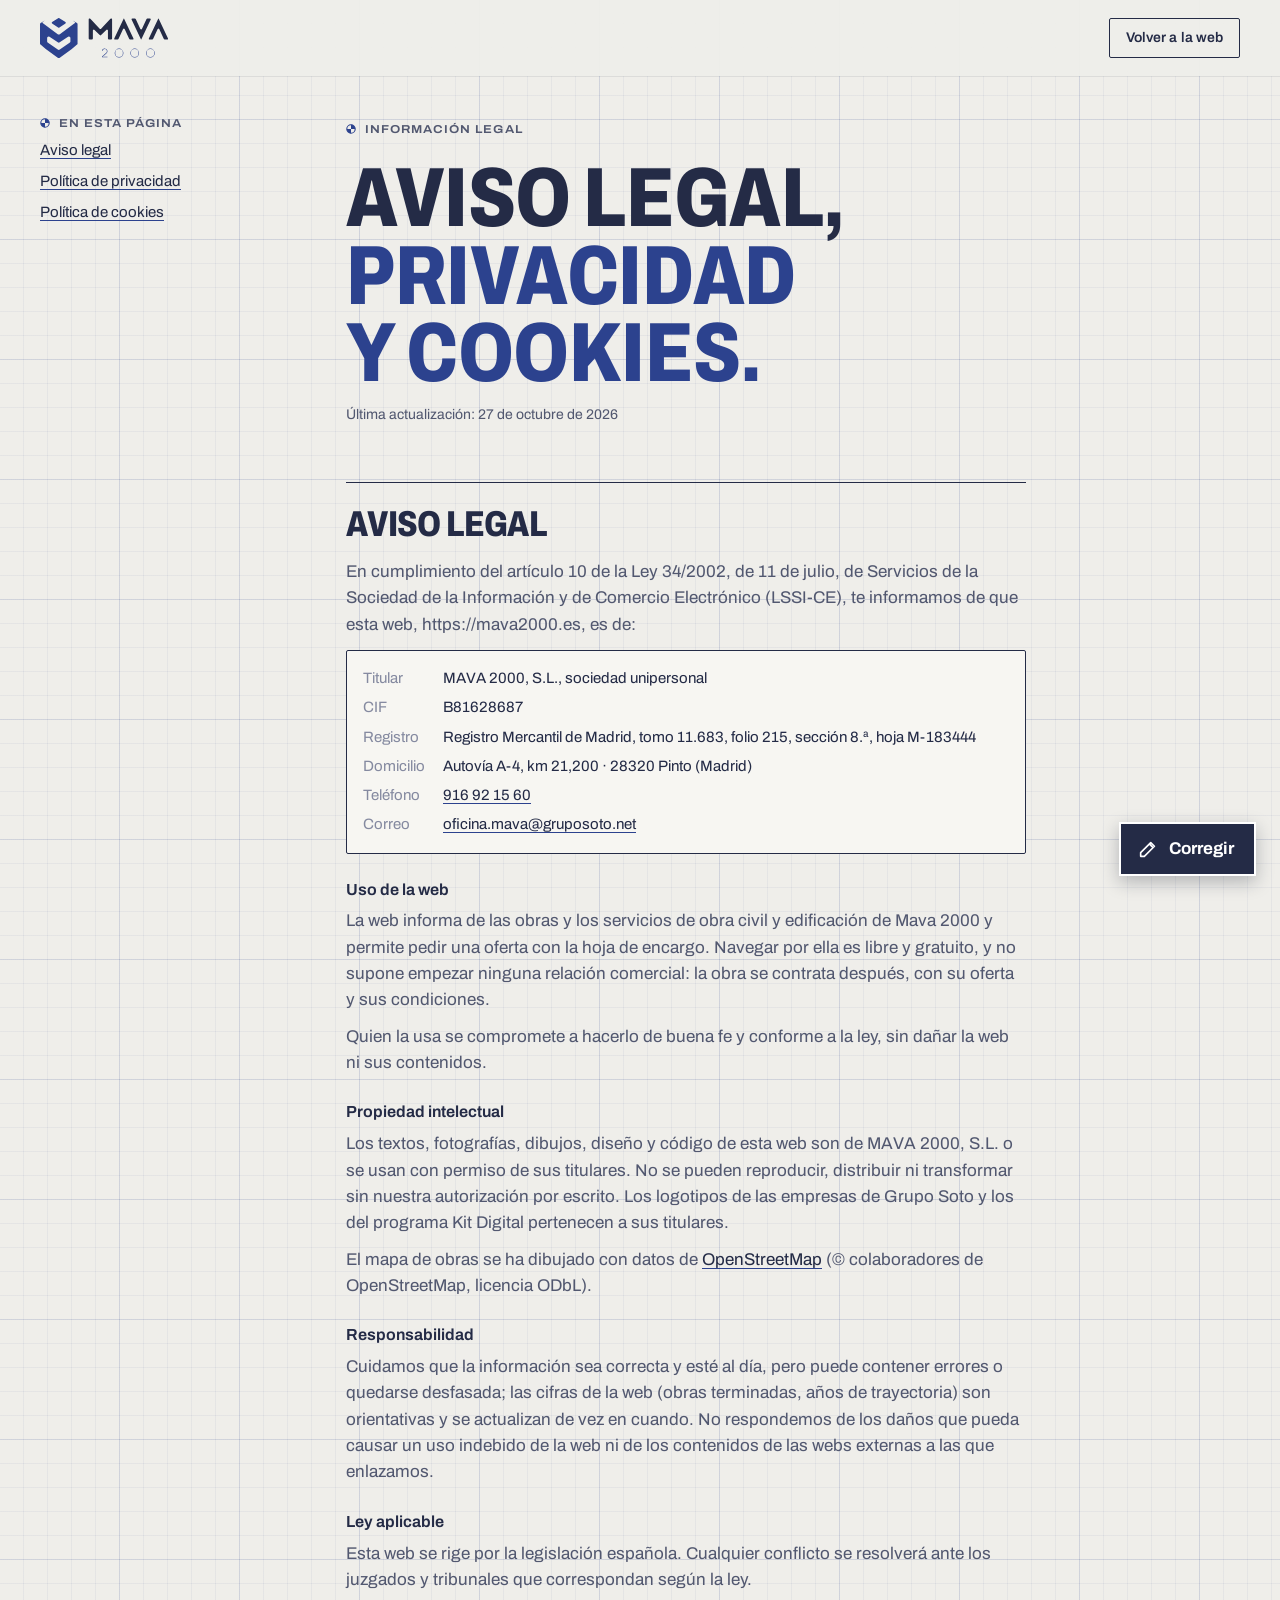
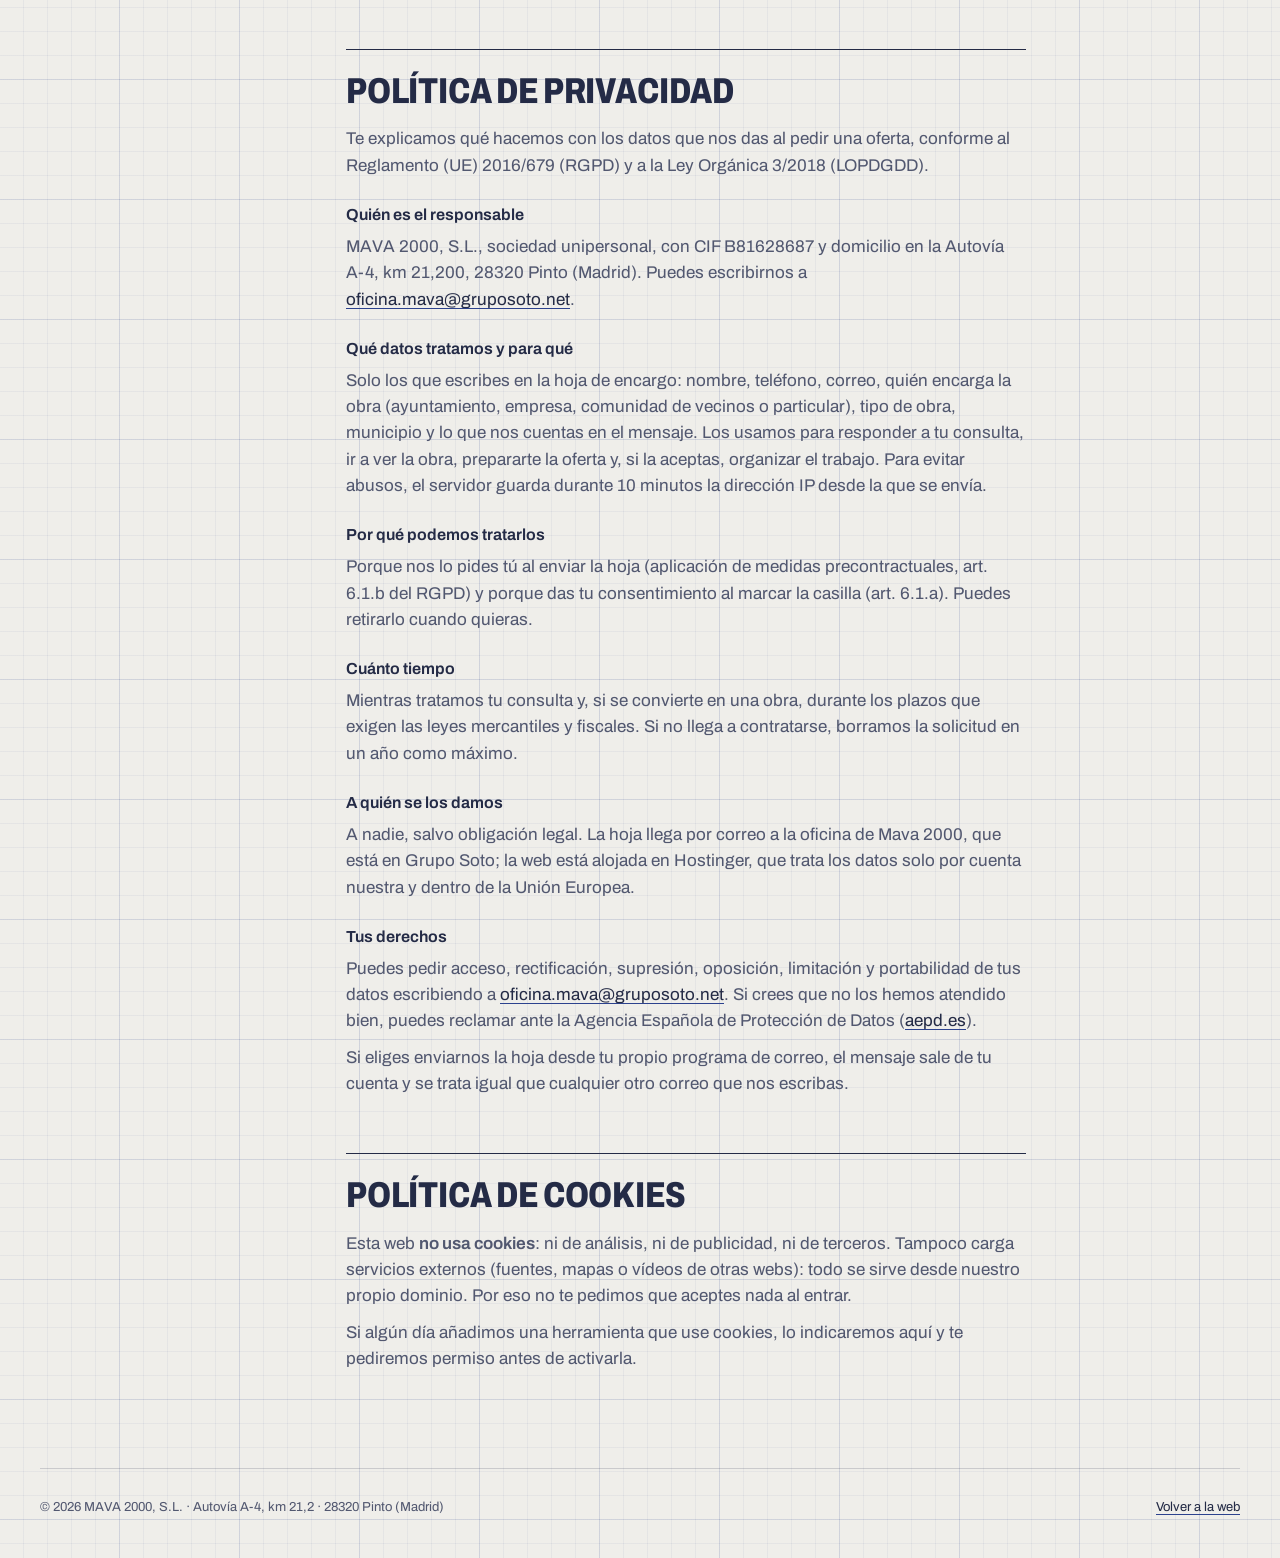
<file: legal.html>
<!doctype html>
<html lang="es">
<head>
  <meta charset="utf-8">
  <meta name="viewport" content="width=device-width, initial-scale=1, viewport-fit=cover">
  <meta name="robots" content="noindex, nofollow">
  <title>Aviso legal, privacidad y cookies | Mava 2000</title>
  <meta name="description" content="Aviso legal, política de privacidad y política de cookies de la web de MAVA 2000, S.L.">
  <meta name="theme-color" content="#EFEEEA">
  <link rel="icon" href="favicon.svg" type="image/svg+xml">
  <link rel="icon" href="favicon-32.png" sizes="32x32" type="image/png">
  <link rel="apple-touch-icon" href="apple-touch-icon.png">
  <link rel="stylesheet" href="assets/marca/fuentes/fuentes.css">
  <link rel="stylesheet" href="assets/marca/colores.css">
  <link rel="stylesheet" href="assets/css/style.css">
  <style>
    .legal { padding: calc(var(--barra) + 40px) 0 96px; }
    .legal__grid { display: grid; gap: 40px; }
    .legal__indice { display: grid; gap: 8px; align-content: start; font-size: 15px; }
    .legal__indice a { color: var(--tinta-2); }
    .legal__indice a:hover { color: var(--cobalto); }
    .legal h1 { font-size: clamp(40px, 9vw, 84px); margin: 18px 0 12px; }
    .legal h2 { font-size: clamp(26px, 5vw, 36px); font-weight: 800; font-stretch: 80%; text-transform: uppercase; line-height: .95; letter-spacing: -.005em; margin: 0 0 18px; padding-top: 24px; border-top: 1px solid var(--marino); }
    .legal h3 { font-size: 16px; font-weight: 640; margin: 24px 0 6px; }
    .legal section { scroll-margin-top: calc(var(--barra) + 16px); margin-top: 56px; max-width: 68ch; }
    .legal p, .legal li { color: var(--tinta-2); }
    .legal p + p { margin-top: 10px; }
    .legal ul { list-style: disc; padding-left: 20px; display: grid; gap: 6px; margin-top: 8px; }
    .legal a:not(.boton) { color: var(--marino); text-decoration: underline; text-decoration-color: var(--cobalto); text-underline-offset: 3px; }
    .legal a:not(.boton):hover { color: var(--cobalto); }
    .ficha { display: grid; grid-template-columns: max-content 1fr; gap: 6px 18px; margin-top: 12px; padding: 16px; background: var(--papel-2); border: 1px solid var(--marino); border-radius: 2px; font-size: 15px; }
    .ficha dt { color: var(--tinta-3); }
    .ficha dd { color: var(--marino); overflow-wrap: anywhere; }
    .legal__fecha { font-size: 14px; color: var(--tinta-3); }
    .pie-legal { display: flex; flex-wrap: wrap; justify-content: space-between; gap: 8px 24px; padding-block: 28px 40px; border-top: 1px solid var(--linea); font-size: 13px; color: var(--tinta-2); }
    .pie-legal a { color: var(--marino); text-decoration: underline; text-decoration-color: var(--cobalto); text-underline-offset: 3px; }
    @media (min-width: 1024px) {
      .legal__grid { grid-template-columns: repeat(12, 1fr); column-gap: 24px; }
      .legal__indice { grid-column: 1 / 4; position: sticky; top: calc(var(--barra) + 40px); }
      .legal__texto { grid-column: 4 / 12; }
    }
  </style>
</head>
<body>
  <header class="barra is-solida">
    <div class="barra__dentro">
      <a class="barra__logo" href="index.html" aria-label="Mava 2000, volver a la portada"><img src="assets/marca/logos/mava2000-horizontal.svg" alt="Mava 2000" width="150" height="40"></a>
      <div class="barra__acciones"><a class="boton boton--s" href="index.html">Volver a la web</a></div>
    </div>
  </header>

  <main class="legal marco">
    <div class="legal__grid">
      <nav class="legal__indice" aria-label="Índice">
        <p class="etq"><svg class="diana" aria-hidden="true" viewBox="0 0 10 10"><circle cx="5" cy="5" r="4.2" fill="none" stroke="currentColor" stroke-width="1.1"/><path d="M5 5V.8A4.2 4.2 0 0 1 9.2 5ZM5 5v4.2A4.2 4.2 0 0 1 .8 5Z" fill="currentColor"/></svg>En esta página</p>
        <a href="#aviso-legal">Aviso legal</a>
        <a href="#privacidad">Política de privacidad</a>
        <a href="#cookies">Política de cookies</a>
      </nav>

      <div class="legal__texto">
        <p class="etq"><svg class="diana" aria-hidden="true" viewBox="0 0 10 10"><circle cx="5" cy="5" r="4.2" fill="none" stroke="currentColor" stroke-width="1.1"/><path d="M5 5V.8A4.2 4.2 0 0 1 9.2 5ZM5 5v4.2A4.2 4.2 0 0 1 .8 5Z" fill="currentColor"/></svg>Información legal</p>
        <h1 class="tit">Aviso legal, <span class="cob">privacidad y cookies.</span></h1>
        <p class="legal__fecha">Última actualización: 27 de octubre de 2026</p>

        <section id="aviso-legal">
          <h2>Aviso legal</h2>
          <p>En cumplimiento del artículo 10 de la Ley 34/2002, de 11 de julio, de Servicios de la Sociedad de la Información y de Comercio Electrónico (LSSI-CE), te informamos de que esta web, https://mava2000.es, es de:</p>
          <!-- Datos registrales del BORME (inscripción 13.ª, 16-07-2019), consultados el 27-10-2026 -->
          <dl class="ficha">
            <dt>Titular</dt><dd>MAVA 2000, S.L., sociedad unipersonal</dd>
            <dt>CIF</dt><dd>B81628687</dd>
            <dt>Registro</dt><dd>Registro Mercantil de Madrid, tomo 11.683, folio 215, sección 8.ª, hoja M-183444</dd>
            <dt>Domicilio</dt><dd>Autovía A-4, km 21,200 · 28320 Pinto (Madrid)</dd>
            <dt>Teléfono</dt><dd><a href="tel:+34916921560">916 92 15 60</a></dd>
            <dt>Correo</dt><dd><a href="mailto:oficina.mava@gruposoto.net">oficina.mava@gruposoto.net</a></dd>
          </dl>
          <h3>Uso de la web</h3>
          <p>La web informa de las obras y los servicios de obra civil y edificación de Mava 2000 y permite pedir una oferta con la hoja de encargo. Navegar por ella es libre y gratuito, y no supone empezar ninguna relación comercial: la obra se contrata después, con su oferta y sus condiciones.</p>
          <p>Quien la usa se compromete a hacerlo de buena fe y conforme a la ley, sin dañar la web ni sus contenidos.</p>
          <h3>Propiedad intelectual</h3>
          <p>Los textos, fotografías, dibujos, diseño y código de esta web son de MAVA 2000, S.L. o se usan con permiso de sus titulares. No se pueden reproducir, distribuir ni transformar sin nuestra autorización por escrito. Los logotipos de las empresas de Grupo Soto y los del programa Kit Digital pertenecen a sus titulares.</p>
          <p>El mapa de obras se ha dibujado con datos de <a href="https://www.openstreetmap.org/copyright" target="_blank" rel="noopener">OpenStreetMap</a> (© colaboradores de OpenStreetMap, licencia ODbL).</p>
          <h3>Responsabilidad</h3>
          <p>Cuidamos que la información sea correcta y esté al día, pero puede contener errores o quedarse desfasada; las cifras de la web (obras terminadas, años de trayectoria) son orientativas y se actualizan de vez en cuando. No respondemos de los daños que pueda causar un uso indebido de la web ni de los contenidos de las webs externas a las que enlazamos.</p>
          <h3>Ley aplicable</h3>
          <p>Esta web se rige por la legislación española. Cualquier conflicto se resolverá ante los juzgados y tribunales que correspondan según la ley.</p>
        </section>

        <section id="privacidad">
          <h2>Política de privacidad</h2>
          <p>Te explicamos qué hacemos con los datos que nos das al pedir una oferta, conforme al Reglamento (UE) 2016/679 (RGPD) y a la Ley Orgánica 3/2018 (LOPDGDD).</p>
          <h3>Quién es el responsable</h3>
          <p>MAVA 2000, S.L., sociedad unipersonal, con CIF B81628687 y domicilio en la Autovía A-4, km 21,200, 28320 Pinto (Madrid). Puedes escribirnos a <a href="mailto:oficina.mava@gruposoto.net">oficina.mava@gruposoto.net</a>.</p>
          <h3>Qué datos tratamos y para qué</h3>
          <p>Solo los que escribes en la hoja de encargo: nombre, teléfono, correo, quién encarga la obra (ayuntamiento, empresa, comunidad de vecinos o particular), tipo de obra, municipio y lo que nos cuentas en el mensaje. Los usamos para responder a tu consulta, ir a ver la obra, prepararte la oferta y, si la aceptas, organizar el trabajo. Para evitar abusos, el servidor guarda durante 10 minutos la dirección IP desde la que se envía.</p>
          <h3>Por qué podemos tratarlos</h3>
          <p>Porque nos lo pides tú al enviar la hoja (aplicación de medidas precontractuales, art. 6.1.b del RGPD) y porque das tu consentimiento al marcar la casilla (art. 6.1.a). Puedes retirarlo cuando quieras.</p>
          <h3>Cuánto tiempo</h3>
          <p>Mientras tratamos tu consulta y, si se convierte en una obra, durante los plazos que exigen las leyes mercantiles y fiscales. Si no llega a contratarse, borramos la solicitud en un año como máximo.</p>
          <h3>A quién se los damos</h3>
          <p>A nadie, salvo obligación legal. La hoja llega por correo a la oficina de Mava 2000, que está en Grupo Soto; la web está alojada en Hostinger, que trata los datos solo por cuenta nuestra y dentro de la Unión Europea.</p>
          <h3>Tus derechos</h3>
          <p>Puedes pedir acceso, rectificación, supresión, oposición, limitación y portabilidad de tus datos escribiendo a <a href="mailto:oficina.mava@gruposoto.net">oficina.mava@gruposoto.net</a>. Si crees que no los hemos atendido bien, puedes reclamar ante la Agencia Española de Protección de Datos (<a href="https://www.aepd.es" target="_blank" rel="noopener">aepd.es</a>).</p>
          <p>Si eliges enviarnos la hoja desde tu propio programa de correo, el mensaje sale de tu cuenta y se trata igual que cualquier otro correo que nos escribas.</p>
        </section>

        <section id="cookies">
          <h2>Política de cookies</h2>
          <p>Esta web <b>no usa cookies</b>: ni de análisis, ni de publicidad, ni de terceros. Tampoco carga servicios externos (fuentes, mapas o vídeos de otras webs): todo se sirve desde nuestro propio dominio. Por eso no te pedimos que aceptes nada al entrar.</p>
          <p>Si algún día añadimos una herramienta que use cookies, lo indicaremos aquí y te pediremos permiso antes de activarla.</p>
        </section>
      </div>
    </div>
  </main>

  <footer class="marco pie-legal">
    <span>© 2026 MAVA 2000, S.L. · Autovía A-4, km 21,2 · 28320 Pinto (Madrid)</span>
    <a href="index.html">Volver a la web</a>
  </footer>
  <script src="revision.js" data-web="Mava 2000" data-clave="mava2000" data-api="https://notas-web.soto-ecotrans.workers.dev" defer></script>
</body>
</html>
</file>
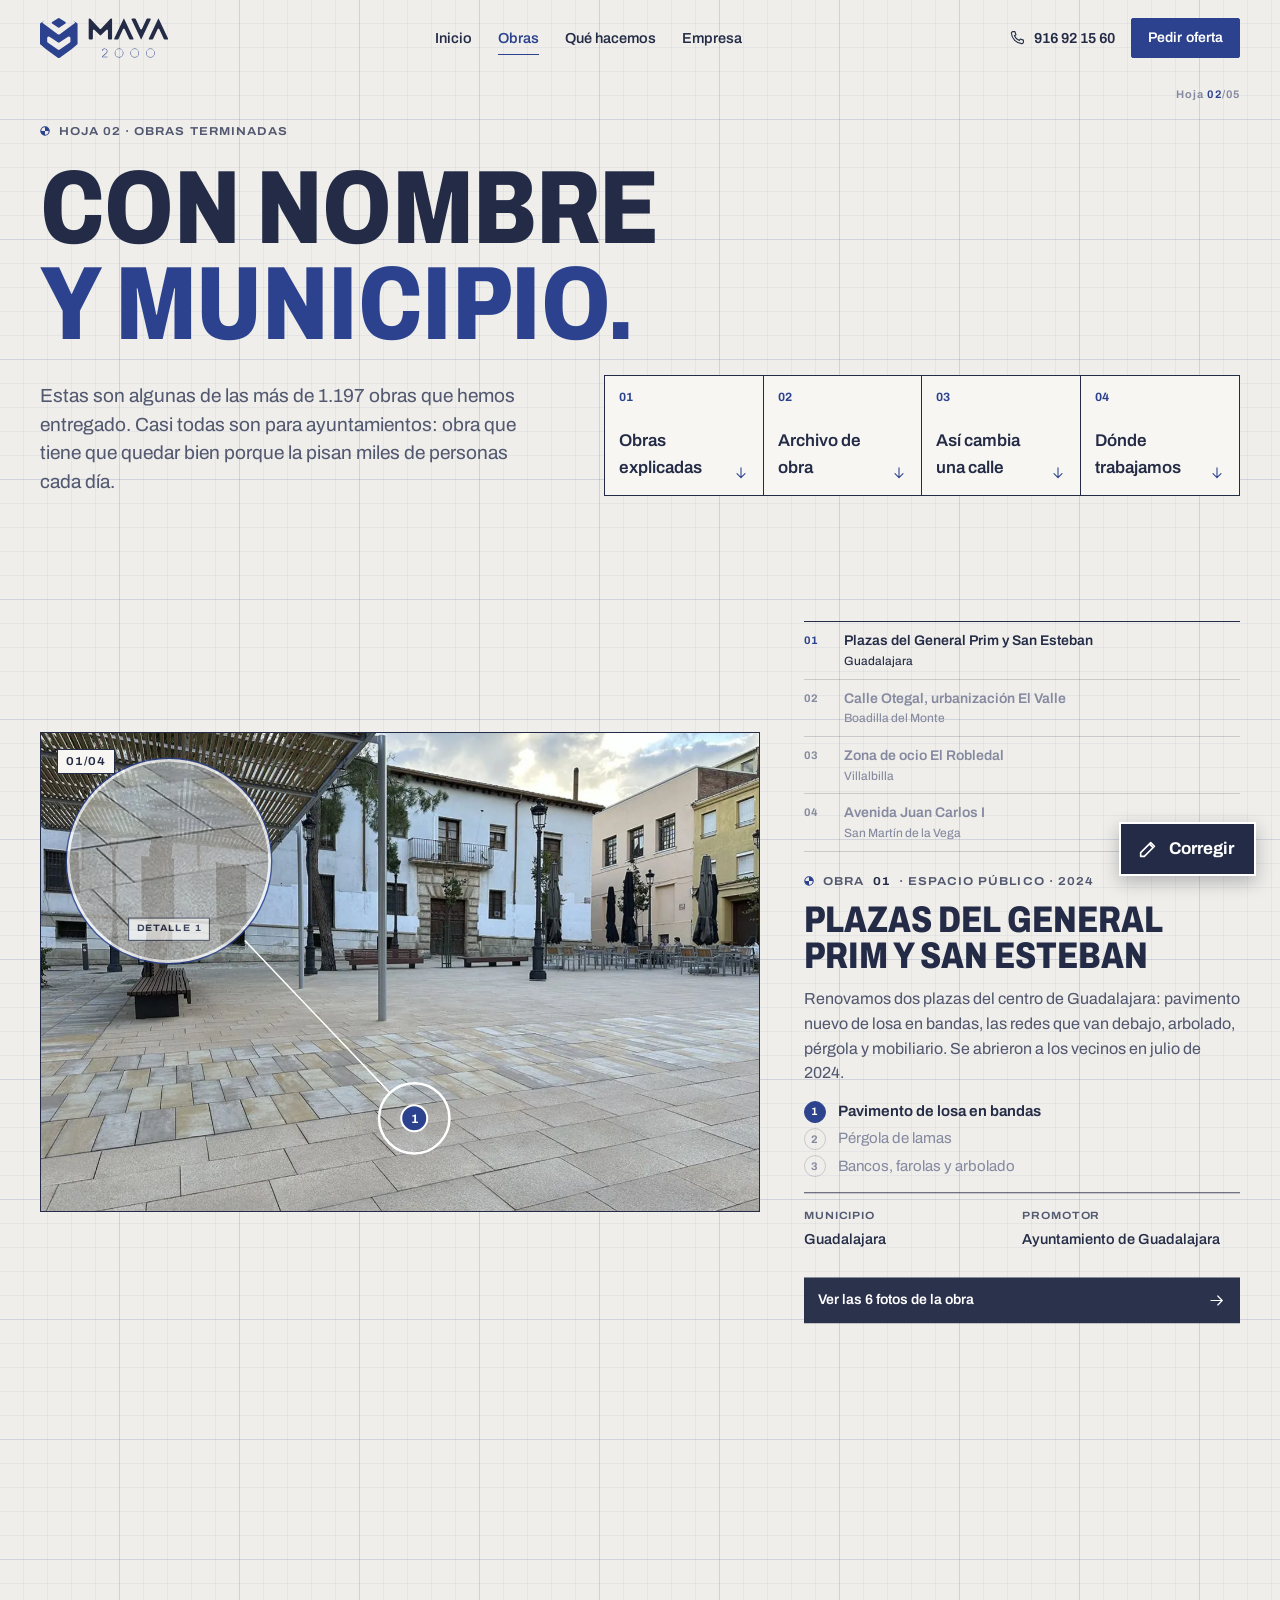
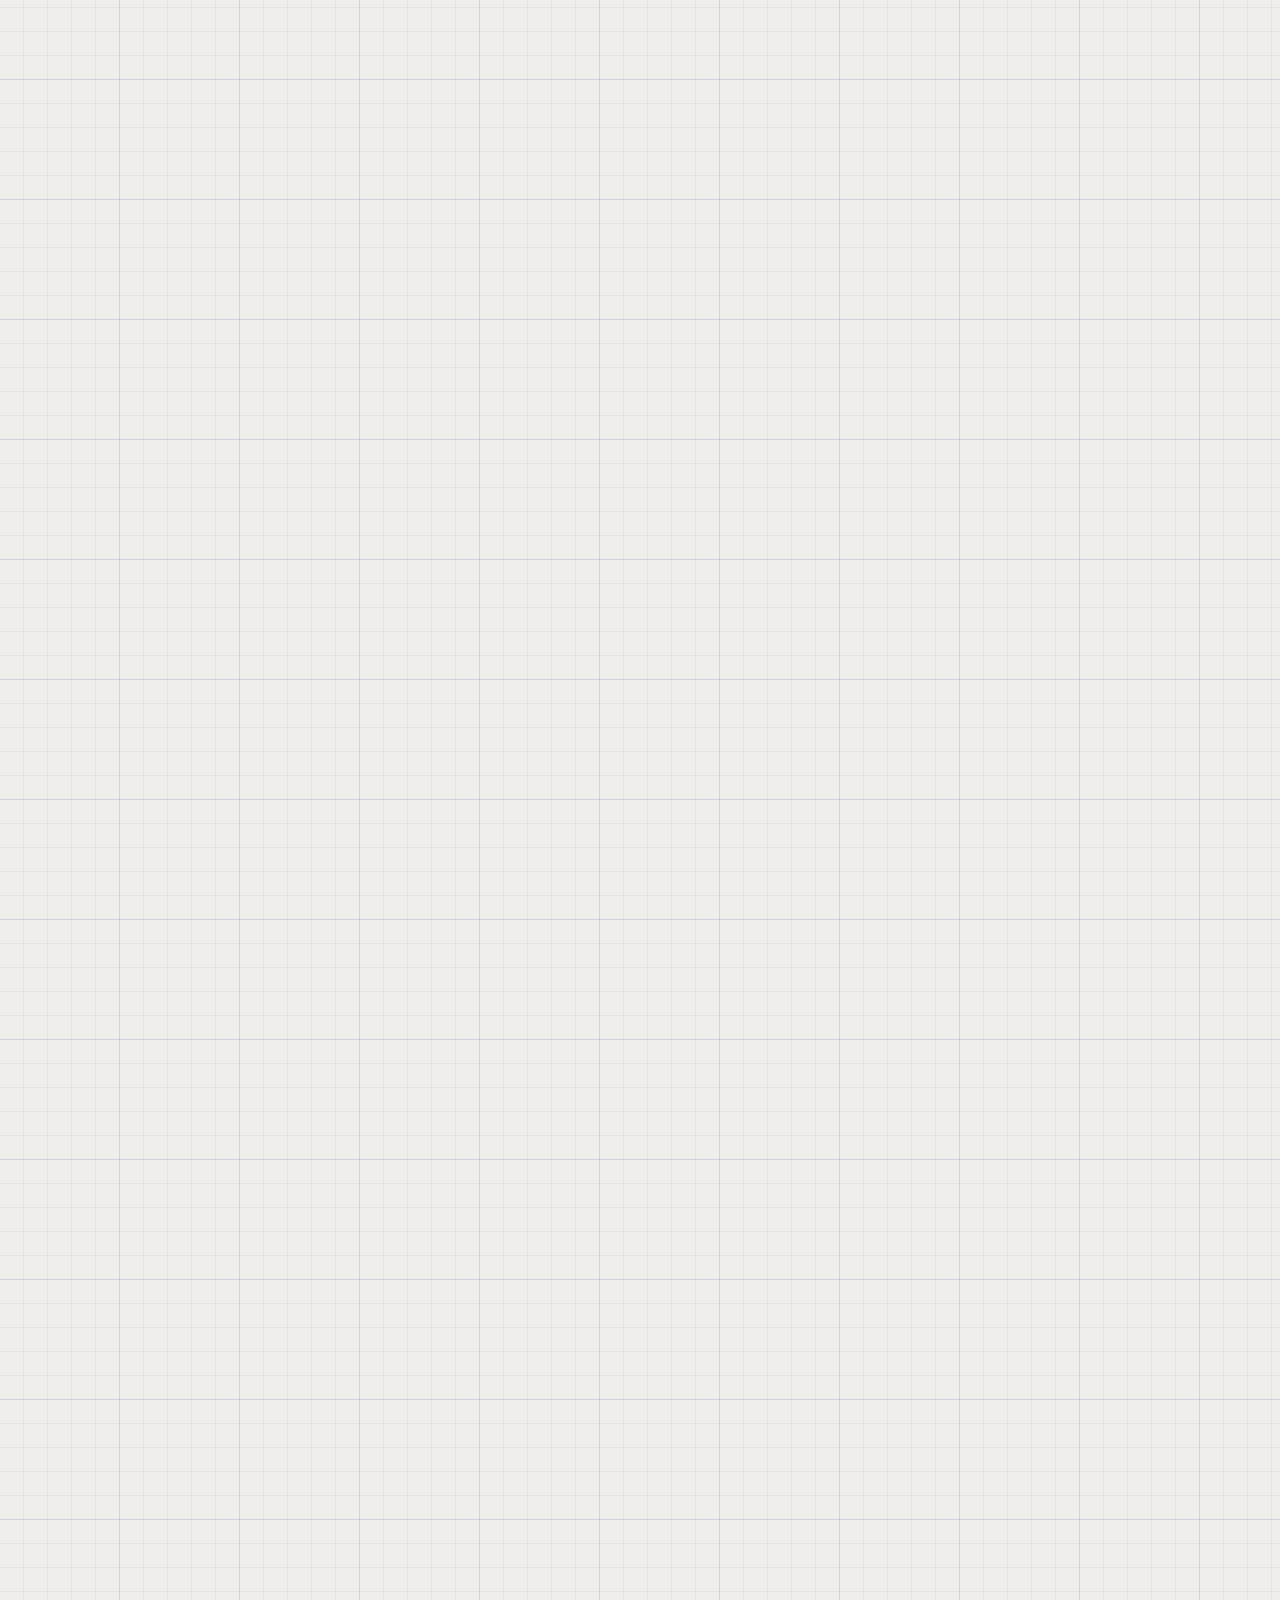
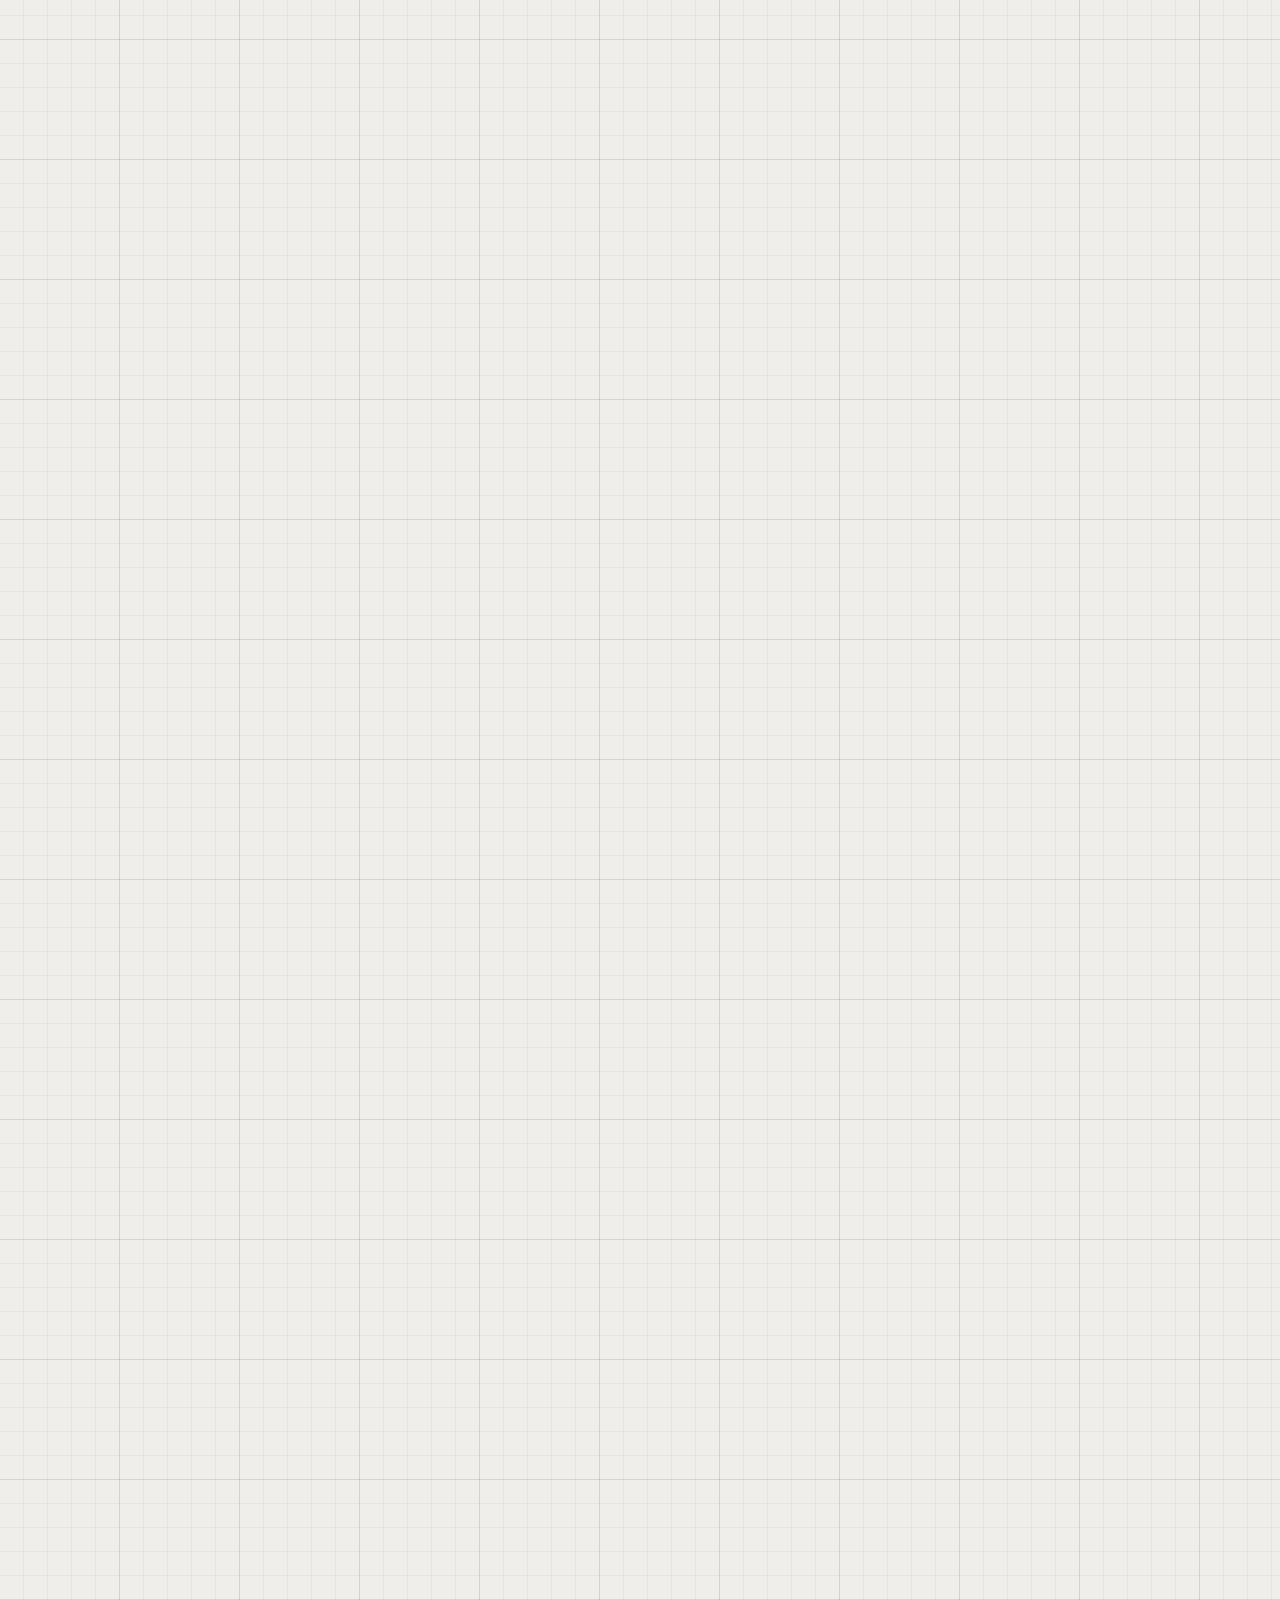
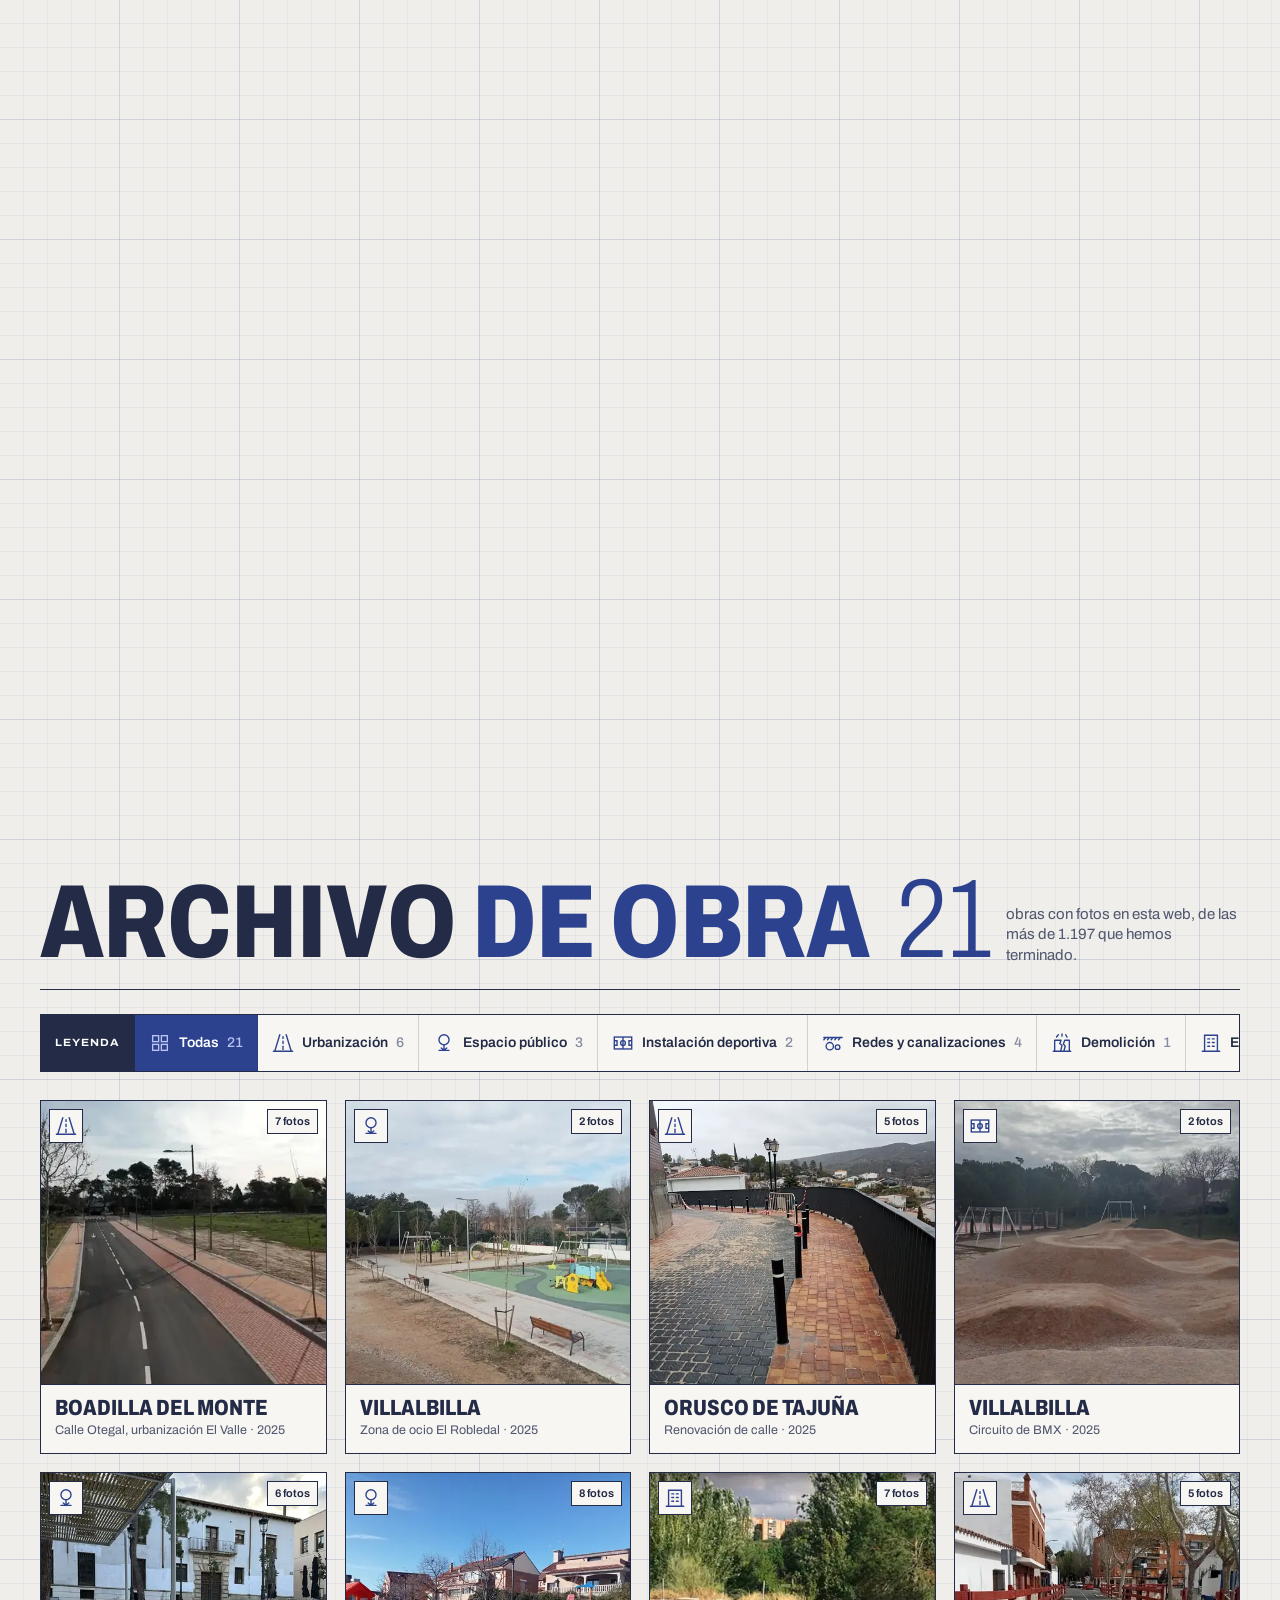
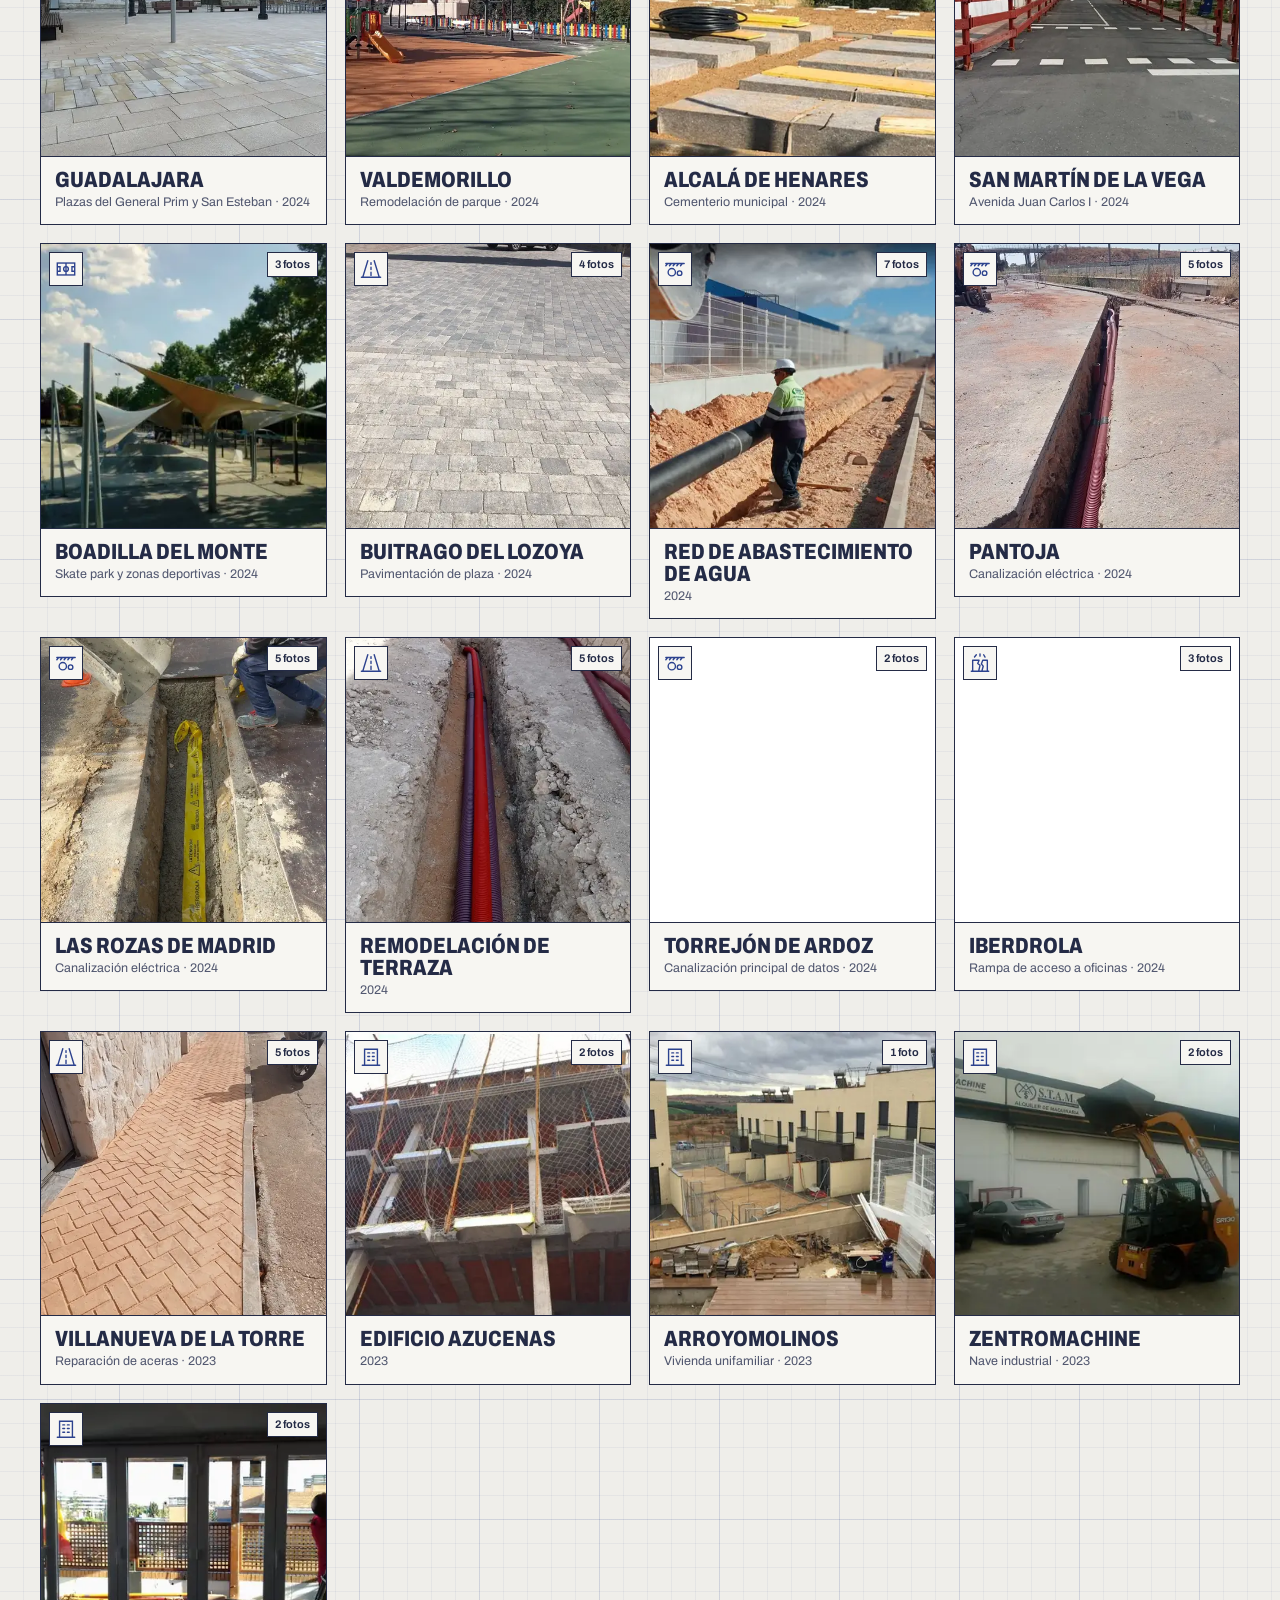
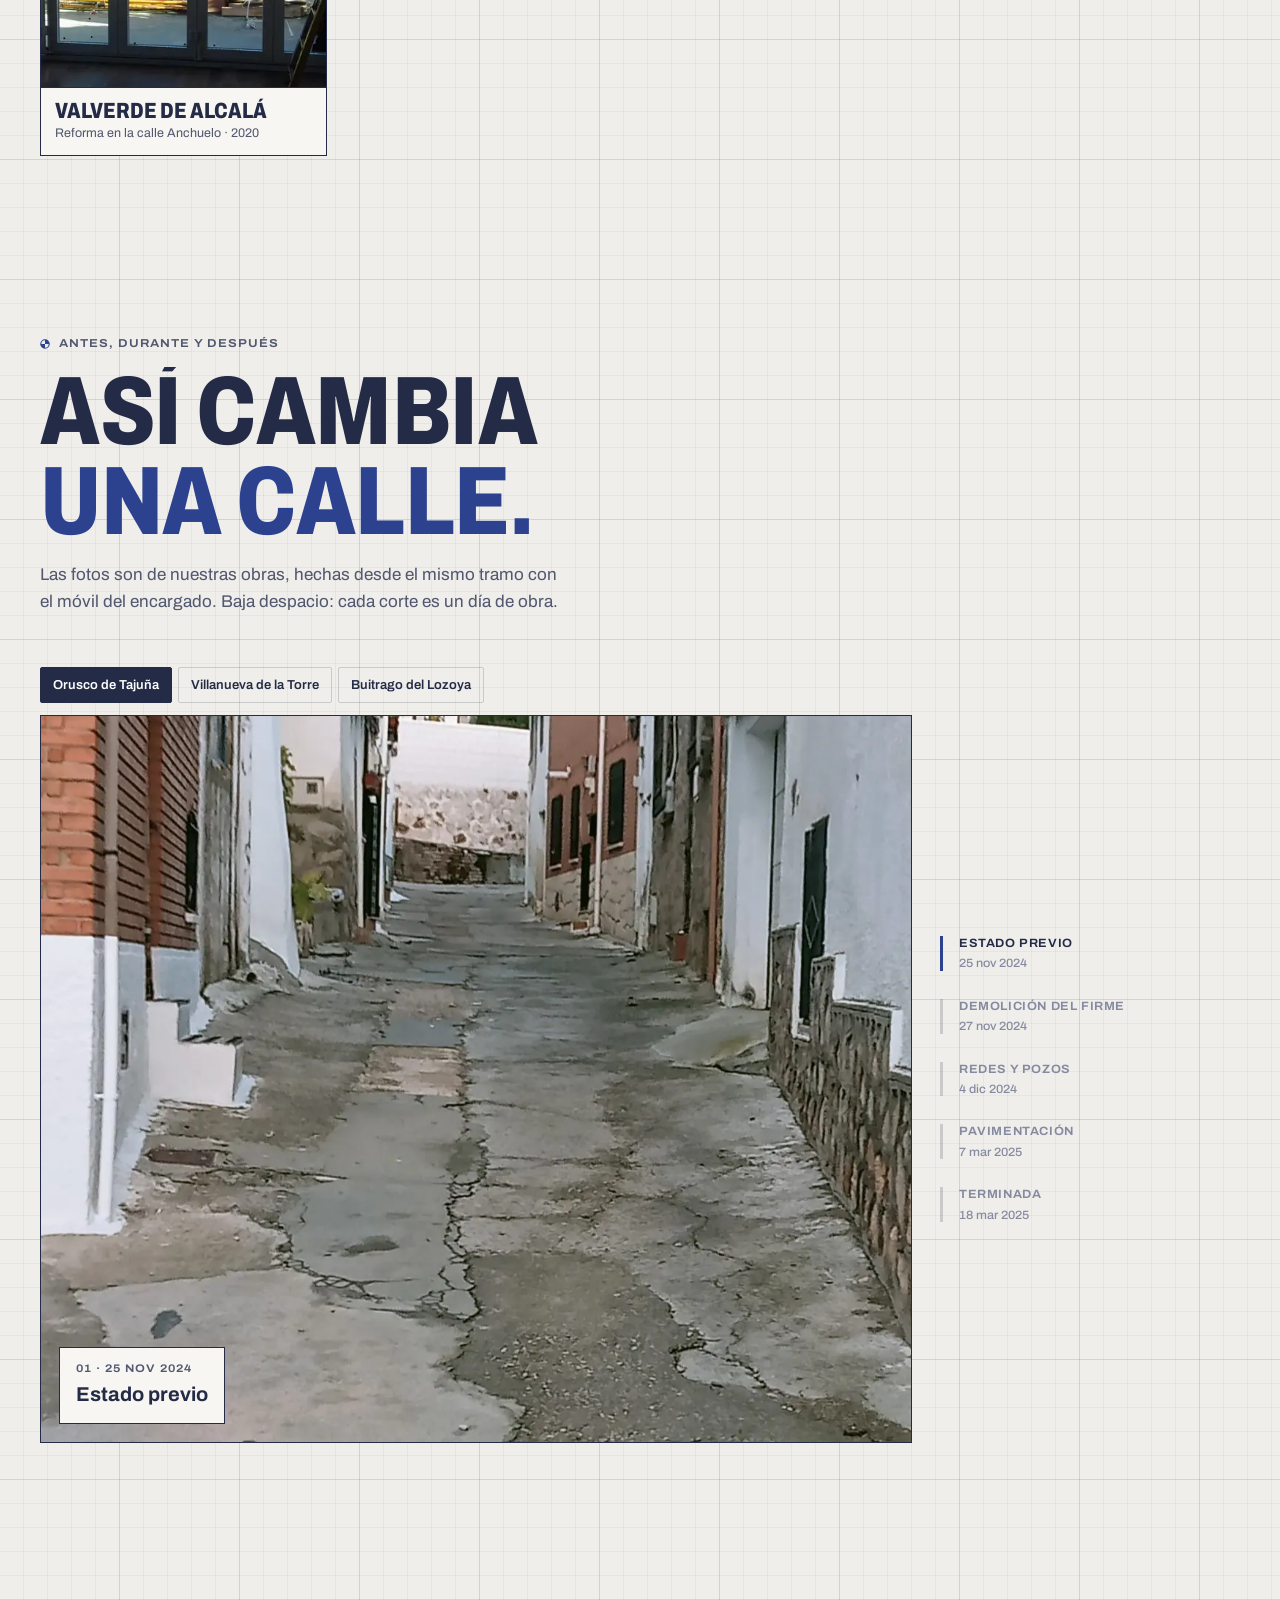
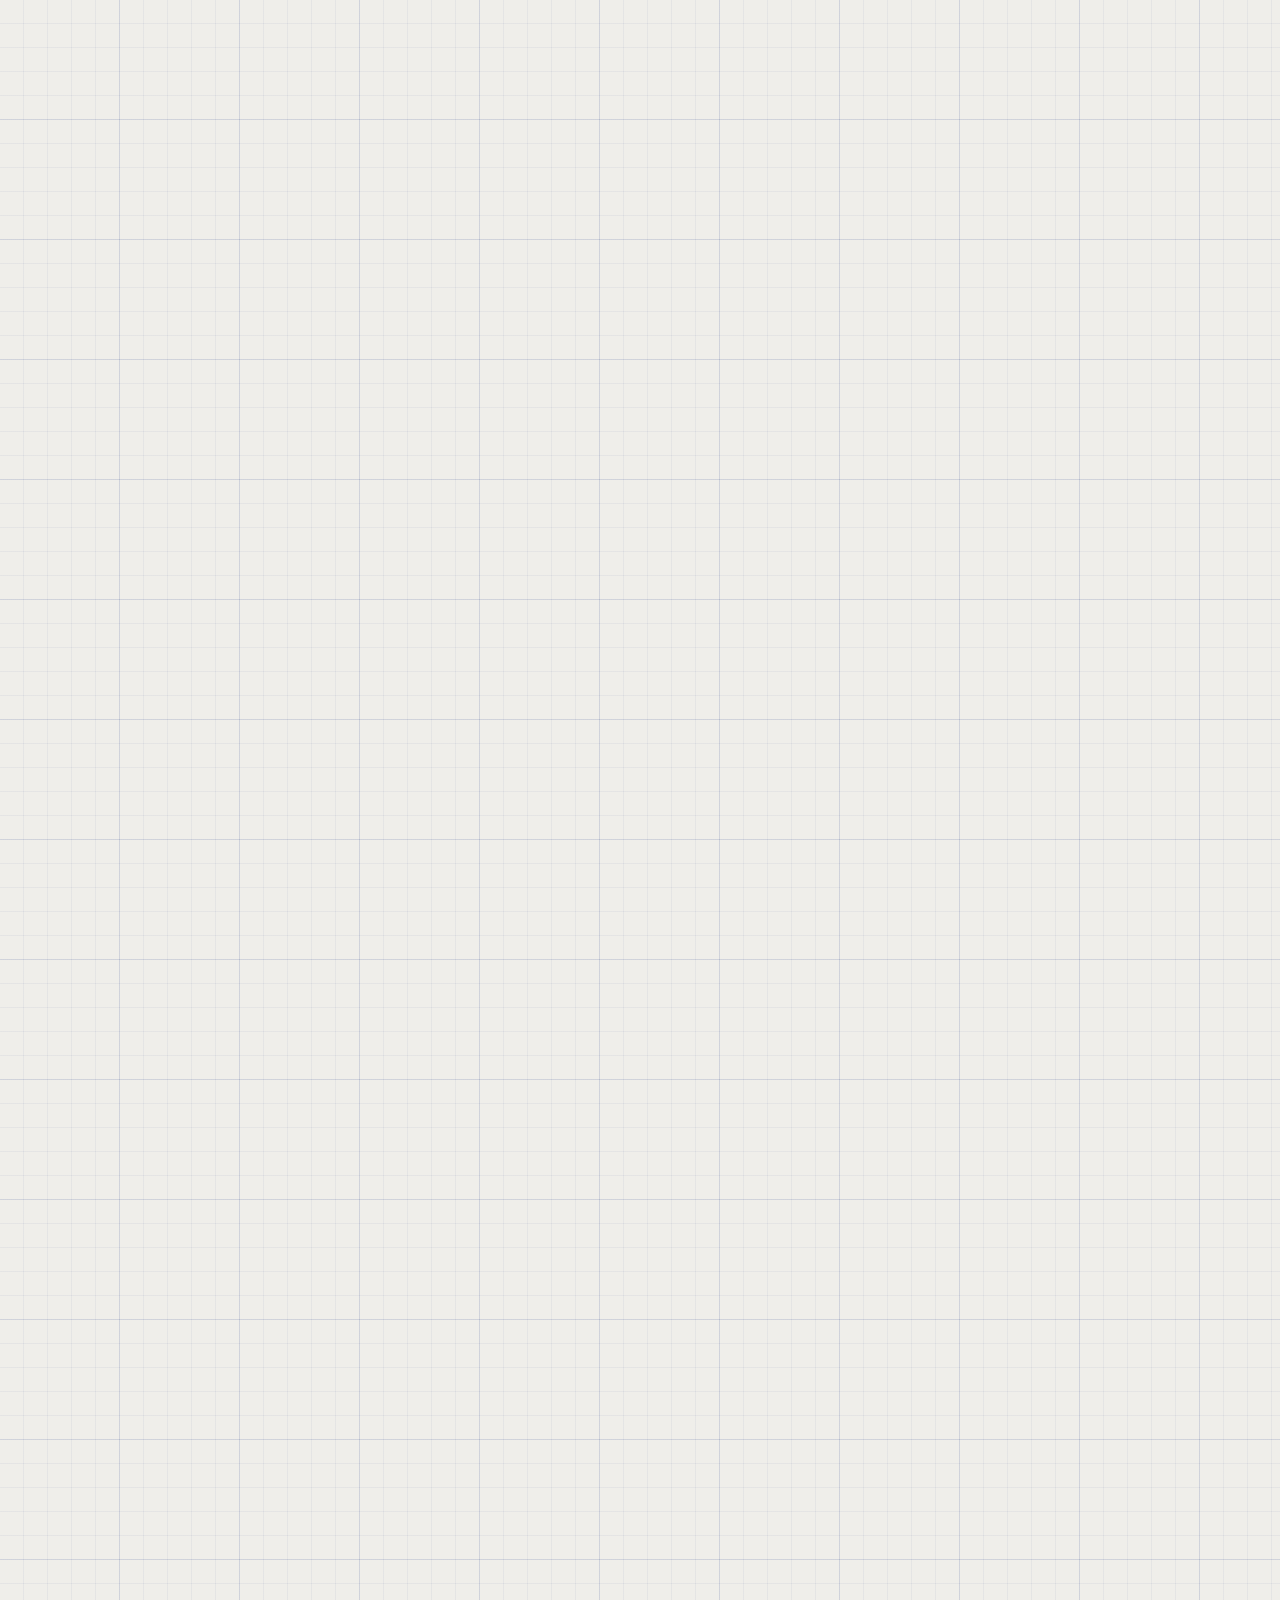
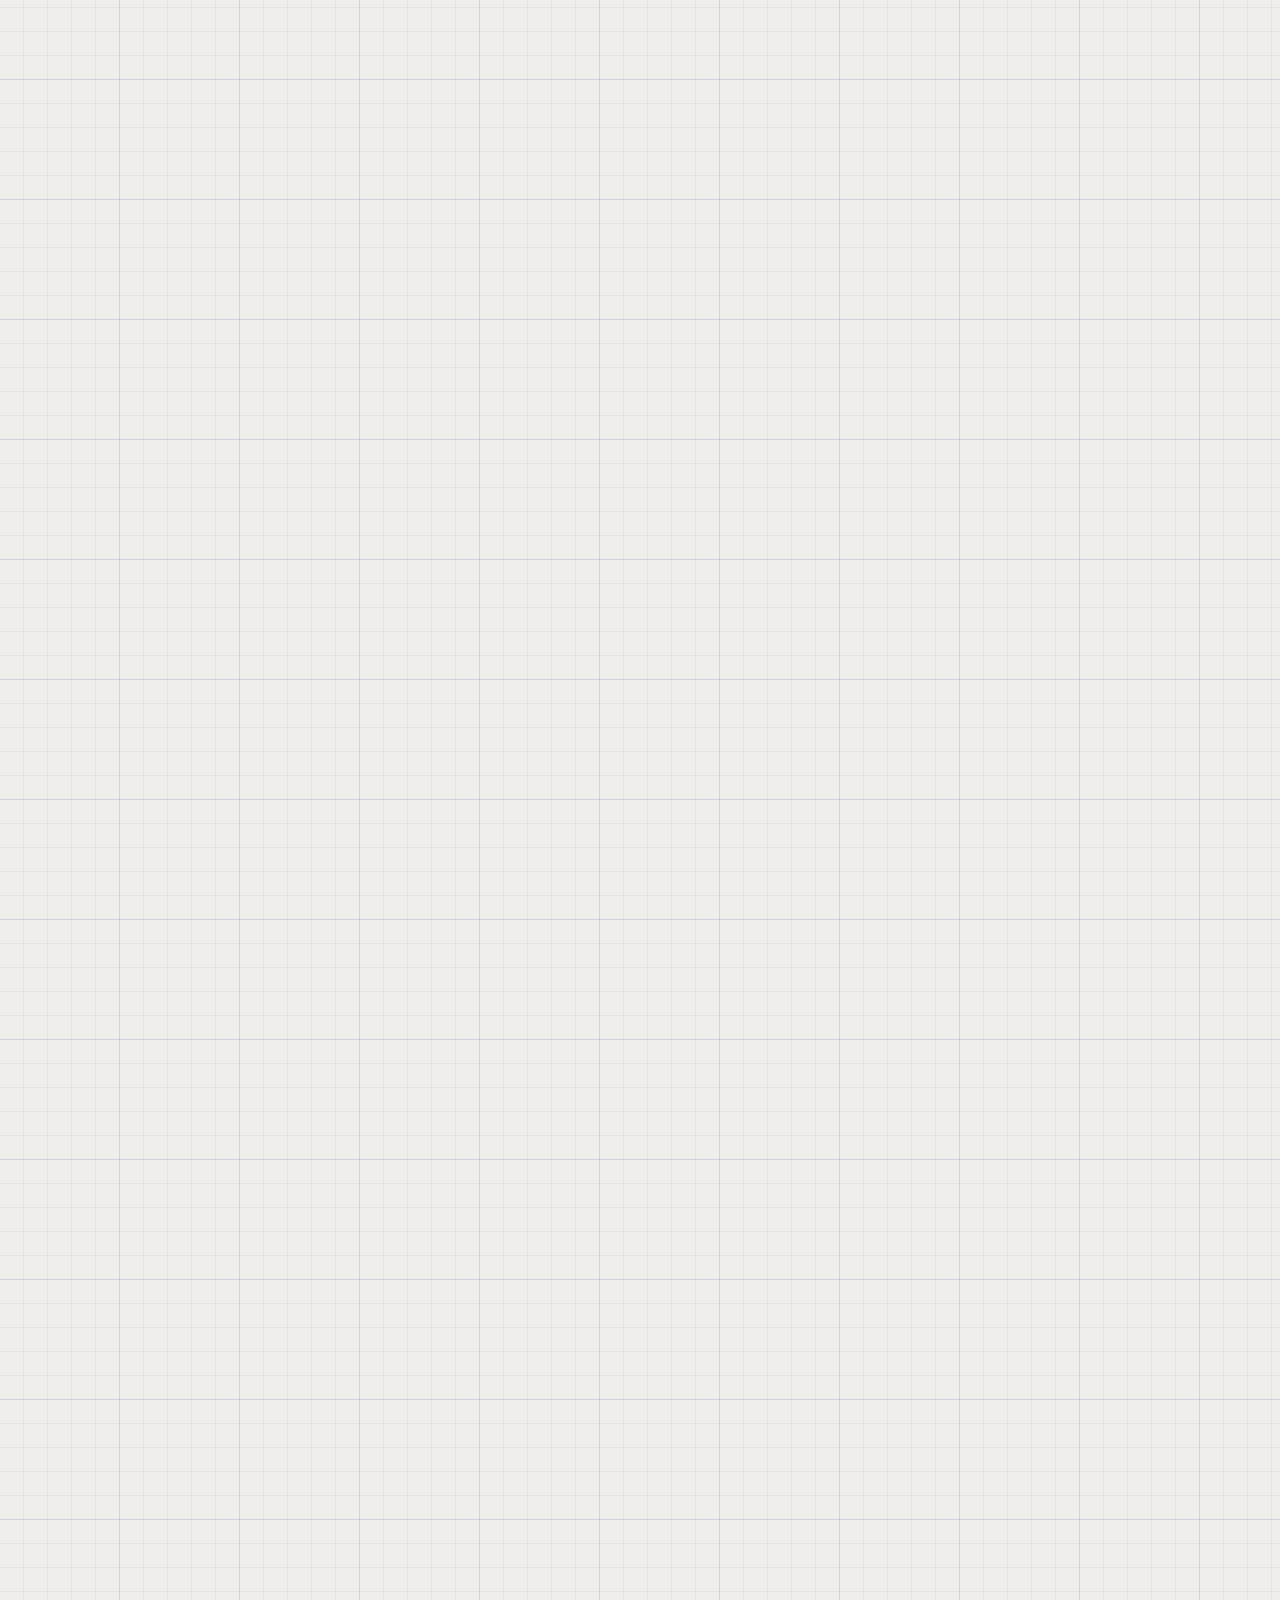
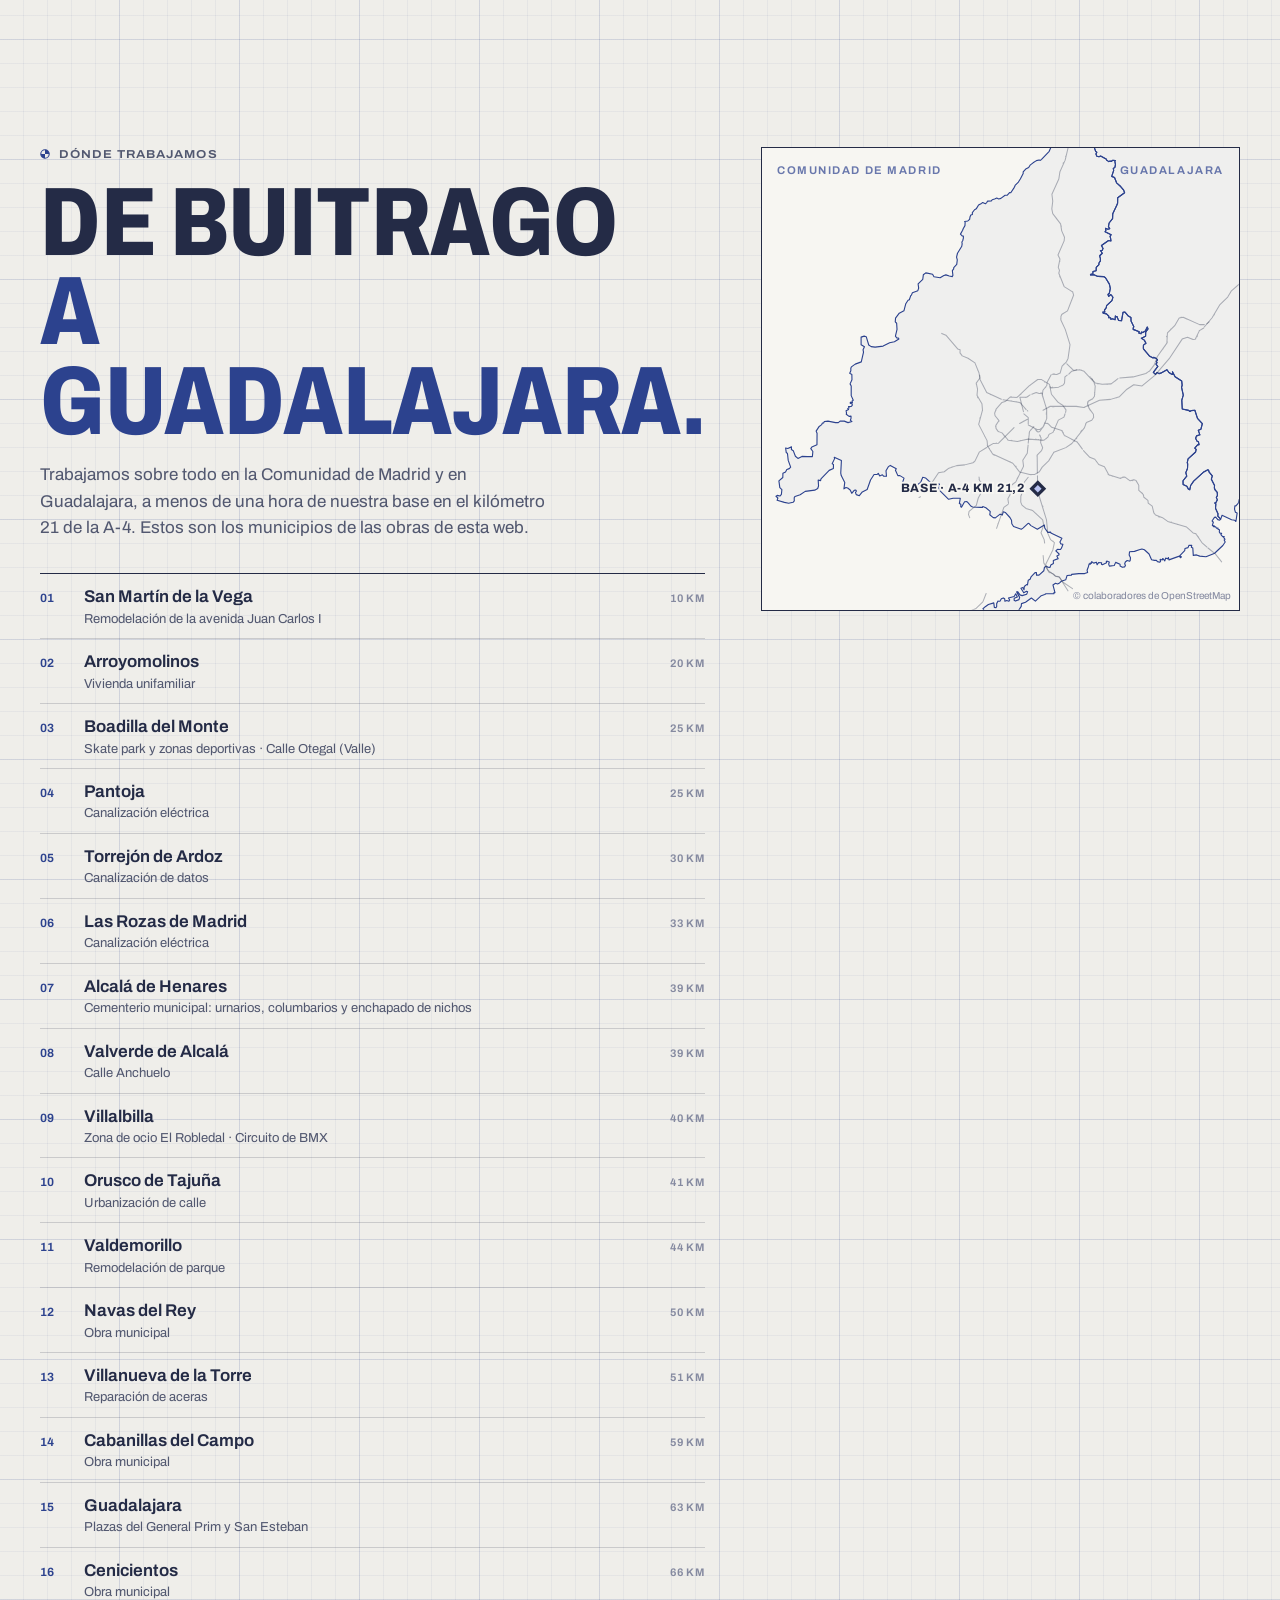
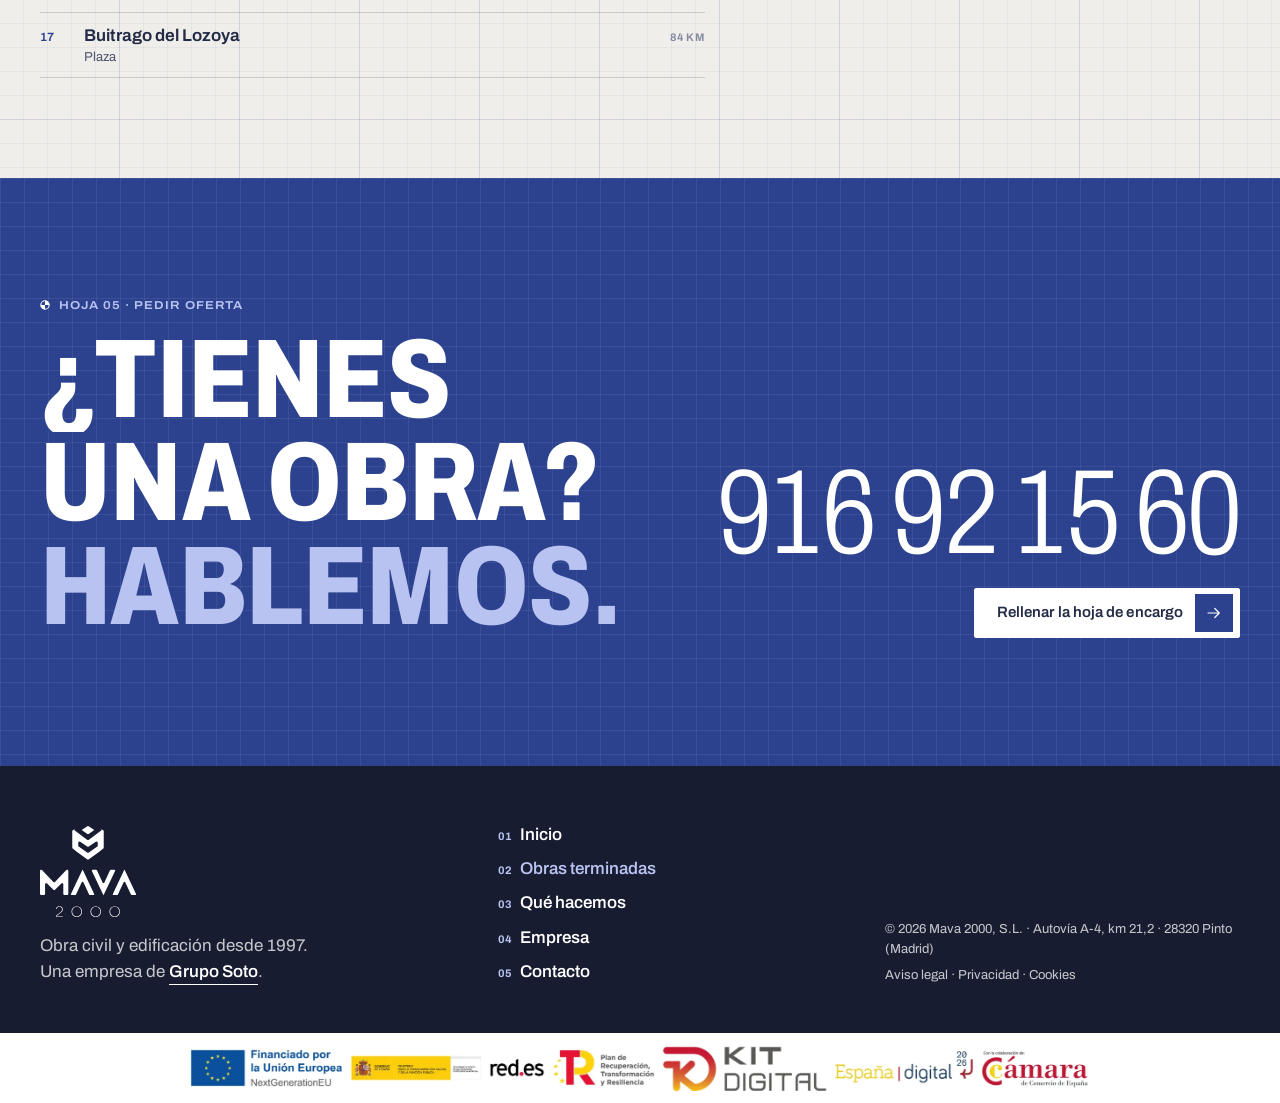
<file: obras.html>
<!doctype html>
<html lang="es">
<head>
  <meta charset="utf-8">
  <meta name="viewport" content="width=device-width, initial-scale=1, viewport-fit=cover">
  <meta name="robots" content="noindex, nofollow">
  <title>Obras terminadas: calles, plazas, parques y edificios | Mava 2000</title>
  <meta name="description" content="Obras terminadas por Mava 2000 para ayuntamientos y empresas de Madrid y Guadalajara: urbanización de calles y plazas, redes, parques, instalaciones deportivas y edificación, con sus fotos.">
  <meta name="theme-color" content="#EFEEEA">
  <meta property="og:type" content="website">
  <meta property="og:locale" content="es_ES">
  <meta property="og:site_name" content="Mava 2000">
  <meta property="og:url" content="https://grupo-soto.github.io/mava2000/obras.html">
  <meta property="og:title" content="Obras terminadas · Mava 2000">
  <meta property="og:description" content="Calles, plazas, parques, redes y edificios entregados en Madrid y Guadalajara, con nombre, municipio y fotos.">
  <meta property="og:image" content="https://grupo-soto.github.io/mava2000/assets/img/og.jpg">
  <meta property="og:image:width" content="1200">
  <meta property="og:image:height" content="630">
  <meta name="twitter:card" content="summary_large_image">
  <link rel="icon" href="favicon.svg" type="image/svg+xml">
  <link rel="icon" href="favicon-32.png" sizes="32x32" type="image/png">
  <link rel="apple-touch-icon" href="apple-touch-icon.png">
  <link rel="manifest" href="site.webmanifest">
  <link rel="preload" href="assets/marca/fuentes/archivo-normal-latin.woff2" as="font" type="font/woff2" crossorigin>
  <link rel="stylesheet" href="assets/marca/fuentes/fuentes.css">
  <link rel="stylesheet" href="assets/marca/colores.css">
  <link rel="stylesheet" href="assets/css/style.css">
  <script>
    // Oculta lo que se anima al entrar solo si hay JS y movimiento; si app.js no arranca, todo se ve igual.
    if (!matchMedia('(prefers-reduced-motion: reduce)').matches) {
      document.documentElement.classList.add('anim');
      setTimeout(function () { if (!window.__rs) document.documentElement.classList.remove('anim'); }, 2500);
    }
  </script>
</head>
<body data-pagina="obras">
  <a class="saltar" href="#contenido">Ir al contenido</a>

  <!-- parcial:iconos -->
  <svg width="0" height="0" style="position:absolute" aria-hidden="true">
    <symbol id="i-flecha" viewBox="0 0 24 24"><path d="M4 12h15M13 6l6 6-6 6" fill="none" stroke="currentColor" stroke-width="1.6" stroke-linecap="round" stroke-linejoin="round"/></symbol>
    <symbol id="i-abajo" viewBox="0 0 24 24"><path d="M12 4v15M6 13l6 6 6-6" fill="none" stroke="currentColor" stroke-width="1.6" stroke-linecap="round" stroke-linejoin="round"/></symbol>
    <symbol id="i-fuera" viewBox="0 0 24 24"><path d="M8 16 16 8M9 8h7v7" fill="none" stroke="currentColor" stroke-width="1.6" stroke-linecap="round" stroke-linejoin="round"/></symbol>
    <symbol id="i-cerrar" viewBox="0 0 24 24"><path d="m6 6 12 12M18 6 6 18" fill="none" stroke="currentColor" stroke-width="1.6" stroke-linecap="round"/></symbol>
    <symbol id="i-izq" viewBox="0 0 24 24"><path d="M20 12H5M11 6l-6 6 6 6" fill="none" stroke="currentColor" stroke-width="1.6" stroke-linecap="round" stroke-linejoin="round"/></symbol>
    <symbol id="i-tel" viewBox="0 0 24 24"><path d="M6.6 3.5h2.6l1.4 4.1-2 1.3a12 12 0 0 0 6.5 6.5l1.3-2 4.1 1.4v2.6A2 2 0 0 1 18.4 19.5 15.4 15.4 0 0 1 4.5 5.6a2 2 0 0 1 2.1-2.1Z" fill="none" stroke="currentColor" stroke-width="1.5" stroke-linejoin="round"/></symbol>
    <symbol id="i-correo" viewBox="0 0 24 24"><rect x="3.5" y="5.5" width="17" height="13" rx="1.5" fill="none" stroke="currentColor" stroke-width="1.5"/><path d="m4 6.5 8 6.5 8-6.5" fill="none" stroke="currentColor" stroke-width="1.5" stroke-linejoin="round"/></symbol>
    <symbol id="i-pin" viewBox="0 0 24 24"><path d="M12 21s-6.5-5.6-6.5-11A6.5 6.5 0 0 1 18.5 10c0 5.4-6.5 11-6.5 11Z" fill="none" stroke="currentColor" stroke-width="1.5" stroke-linejoin="round"/><circle cx="12" cy="10" r="2.3" fill="none" stroke="currentColor" stroke-width="1.5"/></symbol>
    <!-- diana de replanteo: el punto que marca el topógrafo en obra; va delante de las etiquetas -->
    <symbol id="i-diana" viewBox="0 0 10 10"><circle cx="5" cy="5" r="4.2" fill="none" stroke="currentColor" stroke-width="1.1"/><path d="M5 5V.8A4.2 4.2 0 0 1 9.2 5ZM5 5v4.2A4.2 4.2 0 0 1 .8 5Z" fill="currentColor"/></symbol>
    <!-- Tipos de obra: símbolos de leyenda de plano (24 × 24, trazo) -->
    <symbol id="t-todas" viewBox="0 0 24 24"><g fill="none" stroke="currentColor" stroke-width="1.5"><rect x="4" y="4" width="6.5" height="6.5"/><rect x="13.5" y="4" width="6.5" height="6.5"/><rect x="4" y="13.5" width="6.5" height="6.5"/><rect x="13.5" y="13.5" width="6.5" height="6.5"/></g></symbol>
    <symbol id="t-urbanizacion" viewBox="0 0 24 24"><g fill="none" stroke="currentColor" stroke-width="1.5" stroke-linecap="round"><path d="M3 21 8.5 3M21 21 15.5 3M1.5 21h21"/><path d="M12 5v2M12 10v2.5M12 15.5v3.5"/></g></symbol>
    <symbol id="t-espacio" viewBox="0 0 24 24"><g fill="none" stroke="currentColor" stroke-width="1.5" stroke-linecap="round"><circle cx="12" cy="8.5" r="5.5"/><path d="M12 14v6M6.5 20h11M9 17.5l3 2.5 3-2.5"/></g></symbol>
    <symbol id="t-deportiva" viewBox="0 0 24 24"><g fill="none" stroke="currentColor" stroke-width="1.5"><rect x="2.5" y="5.5" width="19" height="13"/><path d="M12 5.5v13"/><circle cx="12" cy="12" r="2.6"/><path d="M2.5 9.5h3v5h-3M21.5 9.5h-3v5h3"/></g></symbol>
    <symbol id="t-redes" viewBox="0 0 24 24"><g fill="none" stroke="currentColor" stroke-width="1.5" stroke-linecap="round"><path d="M2 6h20M4 6l-2 2.5M8 6 6 8.5M12 6l-2 2.5M16 6l-2 2.5M20 6l-2 2.5"/><circle cx="8.5" cy="15.5" r="4"/><circle cx="17" cy="16.5" r="2.5"/></g></symbol>
    <symbol id="t-edificacion" viewBox="0 0 24 24"><g fill="none" stroke="currentColor" stroke-width="1.5" stroke-linecap="round"><path d="M5 21V3.5h14V21M2.5 21h19"/><path d="M8.5 7.5h2M13.5 7.5h2M8.5 11.5h2M13.5 11.5h2M8.5 15.5h2M13.5 15.5h2"/></g></symbol>
    <symbol id="t-demolicion" viewBox="0 0 24 24"><g fill="none" stroke="currentColor" stroke-width="1.5" stroke-linecap="round" stroke-linejoin="round"><path d="M4 21V9h7l-1.5 3.5 2.5 2-1.5 6.5M14 21l1.5-5.5-2-2.5L15 9h5v12M2.5 21h19"/><path d="M6 5.5 8 3M12 4.5V2M17.5 5.5 16 3"/></g></symbol>
  </svg>
  <!-- /parcial:iconos -->

  <!-- parcial:barra -->
  <header class="barra">
    <div class="barra__dentro">
      <a class="barra__logo" href="index.html" aria-label="Mava 2000, ir al inicio">
        <img src="assets/marca/logos/mava2000-horizontal.svg" alt="Mava 2000" width="150" height="40">
      </a>
      <nav class="barra__nav" aria-label="Páginas">
        <a href="index.html">Inicio</a>
        <a href="obras.html" aria-current="page">Obras</a>
        <a href="servicios.html">Qué hacemos</a>
        <a href="empresa.html">Empresa</a>
      </nav>
      <div class="barra__acciones">
        <a class="barra__tel" href="tel:+34916921560"><svg class="ico" aria-hidden="true"><use href="#i-tel"/></svg><span>916 92 15 60</span></a>
        <a class="boton boton--lleno boton--s barra__cta" href="contacto.html"><span class="boton__txt">Pedir oferta</span></a>
        <button class="barra__menu" type="button" aria-expanded="false" aria-controls="menu"><span class="barra__menu-txt">Menú</span><span class="barra__menu-ico" aria-hidden="true"><i></i><i></i></span></button>
      </div>
    </div>
    <div class="barra__hoja" aria-hidden="true">Hoja <span>02</span>/05</div>
  </header>
  <!-- /parcial:barra -->

  <!-- parcial:menu -->
  <div class="menu" id="menu" aria-hidden="true">
    <nav class="menu__links" aria-label="Menú">
      <a href="index.html" data-menu-cerrar><span>01</span>Inicio</a>
      <a href="obras.html" aria-current="page" data-menu-cerrar><span>02</span>Obras terminadas</a>
      <a href="servicios.html" data-menu-cerrar><span>03</span>Qué hacemos</a>
      <a href="empresa.html" data-menu-cerrar><span>04</span>Empresa</a>
    </nav>
    <div class="menu__pie">
      <a class="boton boton--lleno boton--ancho" href="contacto.html" data-menu-cerrar><span class="boton__txt">Pedir oferta</span><span class="boton__flecha"><svg class="ico" aria-hidden="true"><use href="#i-flecha"/></svg></span></a>
      <a class="menu__dato" href="tel:+34916921560"><svg class="ico" aria-hidden="true"><use href="#i-tel"/></svg>916 92 15 60</a>
      <a class="menu__dato" href="mailto:oficina.mava@gruposoto.net"><svg class="ico" aria-hidden="true"><use href="#i-correo"/></svg>oficina.mava@gruposoto.net</a>
    </div>
  </div>
  <!-- /parcial:menu -->

  <main id="contenido">
    <!-- ============ CABECERA DE LA HOJA ============ -->
    <header class="pag">
      <div class="marco pag__dentro">
        <p class="etq pag__etq" data-entra><svg class="diana" aria-hidden="true"><use href="#i-diana"/></svg>Hoja 02 · Obras terminadas</p>
        <h1 class="tit pag__tit"><span class="pag__m"><span data-linea>Con nombre</span></span> <span class="pag__m"><span class="cob" data-linea>y municipio.</span></span></h1>
        <p class="pag__txt" data-entra>Estas son algunas de las más de 1.197 obras que hemos entregado. Casi todas son para ayuntamientos: obra que tiene que quedar bien porque la pisan miles de personas cada día.</p>
        <nav class="pag__indice" aria-label="En esta hoja" data-entra>
          <a href="#explicadas"><span>01</span>Obras explicadas<svg class="ico" aria-hidden="true"><use href="#i-abajo"/></svg></a>
          <a href="#relacion"><span>02</span>Archivo de obra<svg class="ico" aria-hidden="true"><use href="#i-abajo"/></svg></a>
          <a href="#cambio"><span>03</span>Así cambia una calle<svg class="ico" aria-hidden="true"><use href="#i-abajo"/></svg></a>
          <a href="#donde"><span>04</span>Dónde trabajamos<svg class="ico" aria-hidden="true"><use href="#i-abajo"/></svg></a>
        </nav>
      </div>
    </header>

    <!-- ============ OBRAS TERMINADAS ============ -->
    <section class="obras" id="explicadas" aria-label="Obras explicadas">
      <!-- Obras explicadas: referencias numeradas sobre la foto y la lupa de detalle; la escena se queda fija mientras se recorre -->
      <div class="explica" data-explica>
        <div class="explica__fijo">
          <div class="marco explica__escena">
            <div class="explica__marco">
              <img class="explica__foto" alt="" width="1600" height="1067" decoding="async">
              <svg class="explica__capa" aria-hidden="true"></svg>
              <div class="explica__lupa" aria-hidden="true"><span class="explica__lupa-etq">Detalle 1</span></div>
              <p class="explica__n etq"><span data-explica-n>01/04</span></p>
            </div>
            <div class="explica__ficha">
              <ol class="explica__indice" aria-label="Obras explicadas"></ol>
              <div class="explica__datos" aria-live="polite"></div>
            </div>
          </div>
        </div>
      </div>

      <!-- Archivo de obra: cada obra es una ficha con su foto, su municipio y el símbolo de su tipo.
           La leyenda deja en color («obra») las de un tipo y pasa las demás a «plano». -->
      <div class="marco archivo" id="relacion">
        <div class="archivo__cab">
          <h3 class="tit archivo__tit" data-titulo>Archivo <span class="cob">de obra</span></h3>
          <p class="archivo__cifra" data-entra><b class="cifra">21</b><span>obras con fotos en esta web, de las más de 1.197 que hemos terminado.</span></p>
        </div>
        <div class="leyenda" role="group" aria-label="Leyenda: resaltar un tipo de obra" data-leyenda></div>
        <ul class="archivo__fichas" data-fichas></ul>
      </div>
    </section>

    <!-- ============ ASÍ CAMBIA UNA CALLE ============ -->
    <section class="cambio" id="cambio">
      <header class="marco cab">
        <p class="etq cab__etq"><svg class="diana" aria-hidden="true"><use href="#i-diana"/></svg>Antes, durante y después</p>
        <h2 class="tit cab__tit" data-titulo>Así cambia <span class="cob">una calle.</span></h2>
        <p class="cab__txt" data-entra>Las fotos son de nuestras obras, hechas desde el mismo tramo con el móvil del encargado. Baja despacio: cada corte es un día de obra.</p>
      </header>
      <div class="cambio__pista" data-cambio>
        <div class="cambio__fijo">
          <div class="marco cambio__dentro">
            <div class="cambio__tabs" role="tablist" aria-label="Elegir obra" data-cambio-tabs></div>
            <div class="cambio__marco">
              <div class="cambio__fotos" data-cambio-fotos></div>
              <p class="cambio__sello" data-cambio-sello aria-live="polite"></p>
            </div>
            <ol class="cambio__fases" data-cambio-fases></ol>
          </div>
        </div>
      </div>
    </section>

    <!-- ============ DÓNDE ============ -->
    <section class="donde" id="donde">
      <div class="marco donde__dentro">
        <header class="cab donde__cab">
          <p class="etq cab__etq"><svg class="diana" aria-hidden="true"><use href="#i-diana"/></svg>Dónde trabajamos</p>
          <h2 class="tit cab__tit" data-titulo>De Buitrago <span class="cob">a Guadalajara.</span></h2>
          <p class="cab__txt" data-entra>Trabajamos sobre todo en la Comunidad de Madrid y en Guadalajara, a menos de una hora de nuestra base en el kilómetro 21 de la A-4. Estos son los municipios de las obras de esta web.</p>
        </header>
        <div class="donde__mapa" data-mapa role="img" aria-label="Mapa de la Comunidad de Madrid y la provincia de Guadalajara con los municipios donde hemos hecho obra y nuestra base en Pinto."></div>
        <ol class="donde__lista" data-donde-lista></ol>
      </div>
    </section>

    <!-- parcial:llamada -->
    <section class="llamada" aria-labelledby="llamada-tit">
      <div class="marco llamada__dentro">
        <div class="llamada__cab">
          <p class="etq"><svg class="diana" aria-hidden="true"><use href="#i-diana"/></svg>Hoja 05 · Pedir oferta</p>
          <h2 class="tit llamada__tit" id="llamada-tit" data-titulo>¿Tienes una obra? <span>Hablemos.</span></h2>
        </div>
        <div class="llamada__acciones">
          <a class="llamada__tel" href="tel:+34916921560" data-cifras>916 92 15 60</a>
          <a class="boton boton--blanco" href="contacto.html"><span class="boton__txt">Rellenar la hoja de encargo</span><span class="boton__flecha"><svg class="ico" aria-hidden="true"><use href="#i-flecha"/></svg></span></a>
        </div>
      </div>
    </section>
    <!-- /parcial:llamada -->
  </main>

  <!-- parcial:pie -->
  <footer class="pie">
    <div class="marco pie__dentro">
      <div class="pie__marca">
        <img src="assets/marca/logos/mava2000-blanco.svg" alt="Mava 2000" width="120" height="114" loading="lazy">
        <p>Obra civil y edificación desde 1997.<br>Una empresa de <a class="enlace" href="https://gruposoto.net/" target="_blank" rel="noopener">Grupo Soto</a>.</p>
      </div>
      <nav class="pie__nav" aria-label="Pie">
        <a href="index.html"><span>01</span>Inicio</a>
        <a href="obras.html" aria-current="page"><span>02</span>Obras terminadas</a>
        <a href="servicios.html"><span>03</span>Qué hacemos</a>
        <a href="empresa.html"><span>04</span>Empresa</a>
        <a href="contacto.html"><span>05</span>Contacto</a>
      </nav>
      <div class="pie__legal">
        <p>© <span data-ano>2026</span> Mava 2000, S.L. · Autovía A-4, km 21,2 · 28320 Pinto (Madrid)</p>
        <p><a href="legal.html">Aviso legal</a> · <a href="legal.html#privacidad">Privacidad</a> · <a href="legal.html#cookies">Cookies</a></p>
      </div>
    </div>
    <div class="pie__kit">
      <img src="assets/img/kit-digital.webp" width="2048" height="105" loading="lazy" alt="Financiado por la Unión Europea, NextGenerationEU. Gobierno de España, Ministerio para la Transformación Digital y de la Función Pública. Red.es. Plan de Recuperación, Transformación y Resiliencia. Kit Digital.">
    </div>
  </footer>
  <!-- /parcial:pie -->

  <!-- parcial:dock -->
  <nav class="dock" aria-label="Acciones rápidas">
    <a class="dock__b" href="tel:+34916921560"><svg class="ico" aria-hidden="true"><use href="#i-tel"/></svg>Llamar</a>
    <a class="dock__b dock__b--lleno" href="contacto.html">Pedir oferta<svg class="ico" aria-hidden="true"><use href="#i-flecha"/></svg></a>
  </nav>
  <!-- /parcial:dock -->

  <!-- parcial:visor -->
  <dialog class="visor" data-visor aria-labelledby="visor-tit">
    <div class="visor__cab">
      <div>
        <p class="etq" data-visor-etq></p>
        <h2 class="visor__tit" id="visor-tit" data-visor-tit></h2>
      </div>
      <button class="visor__cerrar" type="button" data-visor-cerrar aria-label="Cerrar"><svg class="ico" aria-hidden="true"><use href="#i-cerrar"/></svg></button>
    </div>
    <div class="visor__fotos" data-visor-fotos tabindex="0"></div>
    <div class="visor__pie">
      <p data-visor-txt></p>
      <div class="visor__nav">
        <span class="etq"><b data-visor-i>1</b> / <span data-visor-n>1</span></span>
        <button type="button" data-visor-ant aria-label="Foto anterior"><svg class="ico" aria-hidden="true"><use href="#i-izq"/></svg></button>
        <button type="button" data-visor-sig aria-label="Foto siguiente"><svg class="ico" aria-hidden="true"><use href="#i-flecha"/></svg></button>
      </div>
    </div>
  </dialog>
  <!-- /parcial:visor -->

  <script src="assets/js/obras.js" defer></script>
  <script src="revision.js" data-web="Mava 2000" data-clave="mava2000" data-api="https://notas-web.soto-ecotrans.workers.dev" defer></script>
</body>
</html>
</file>
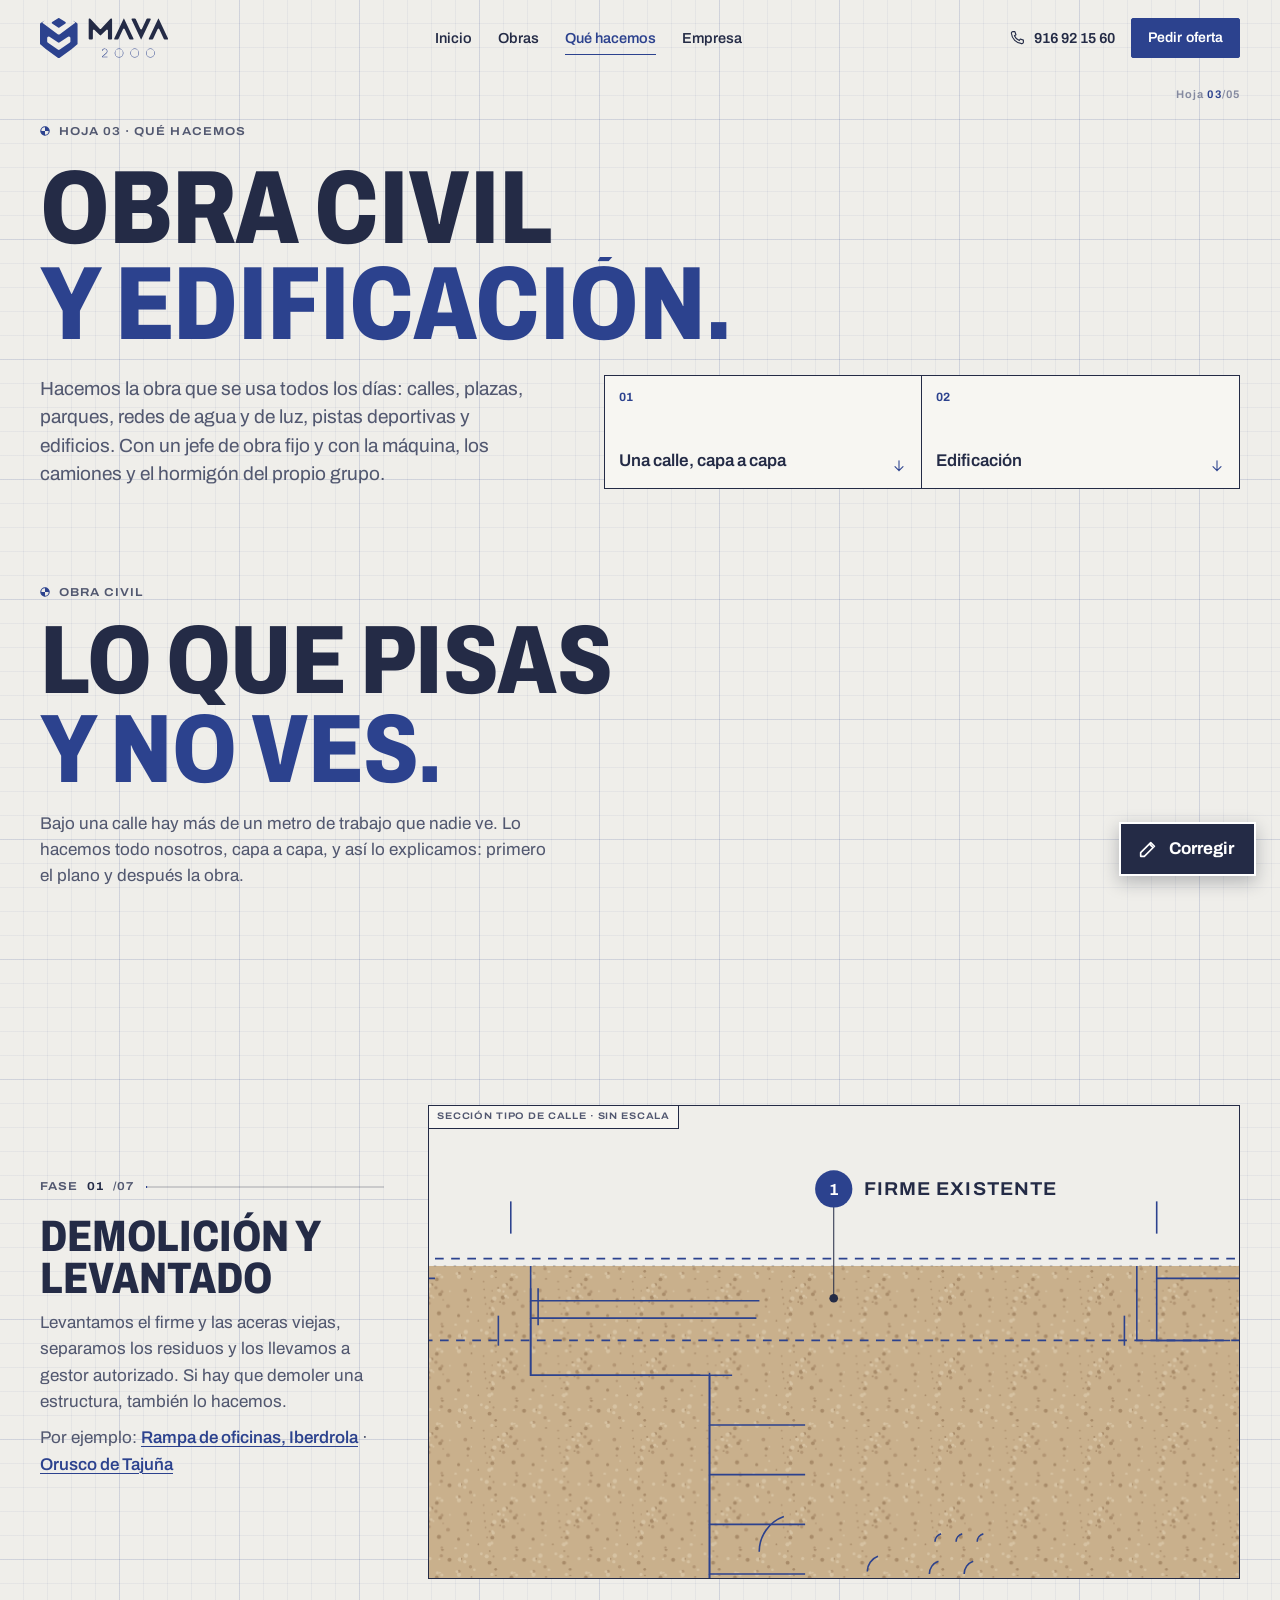
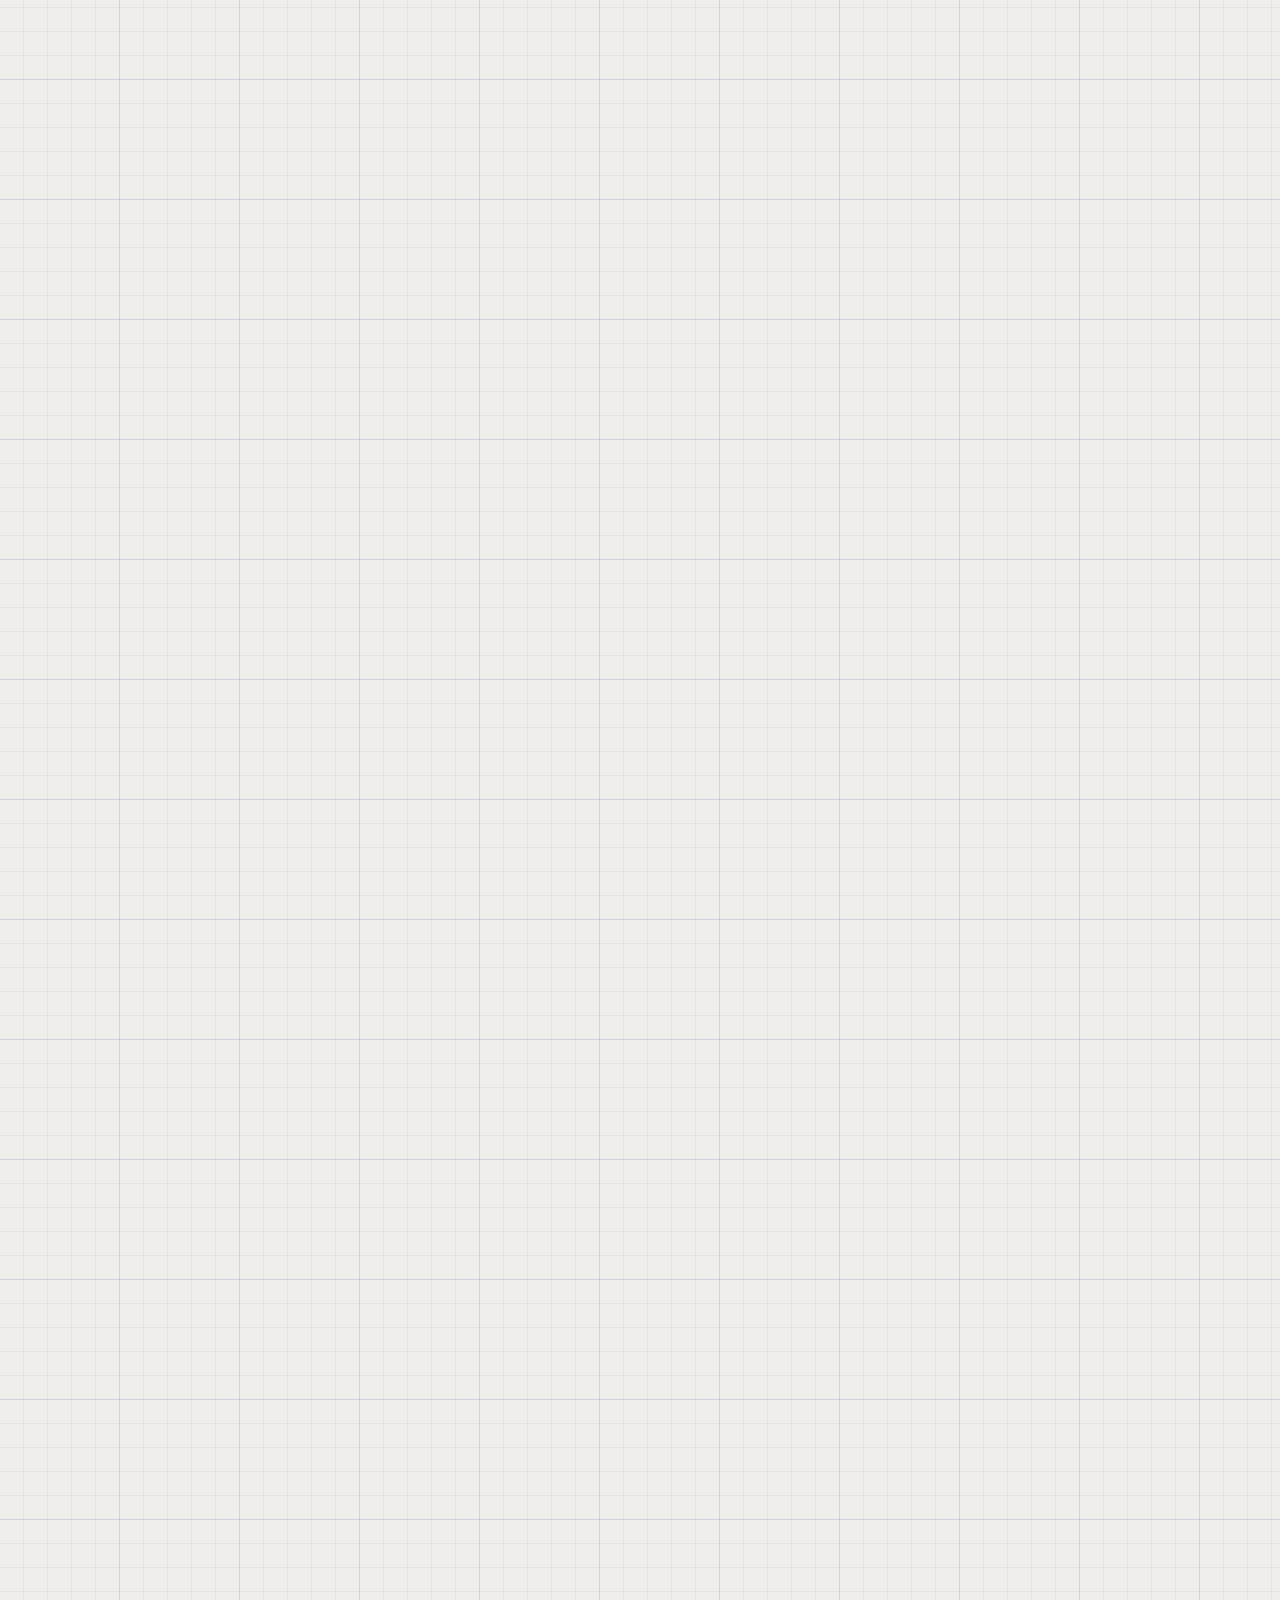
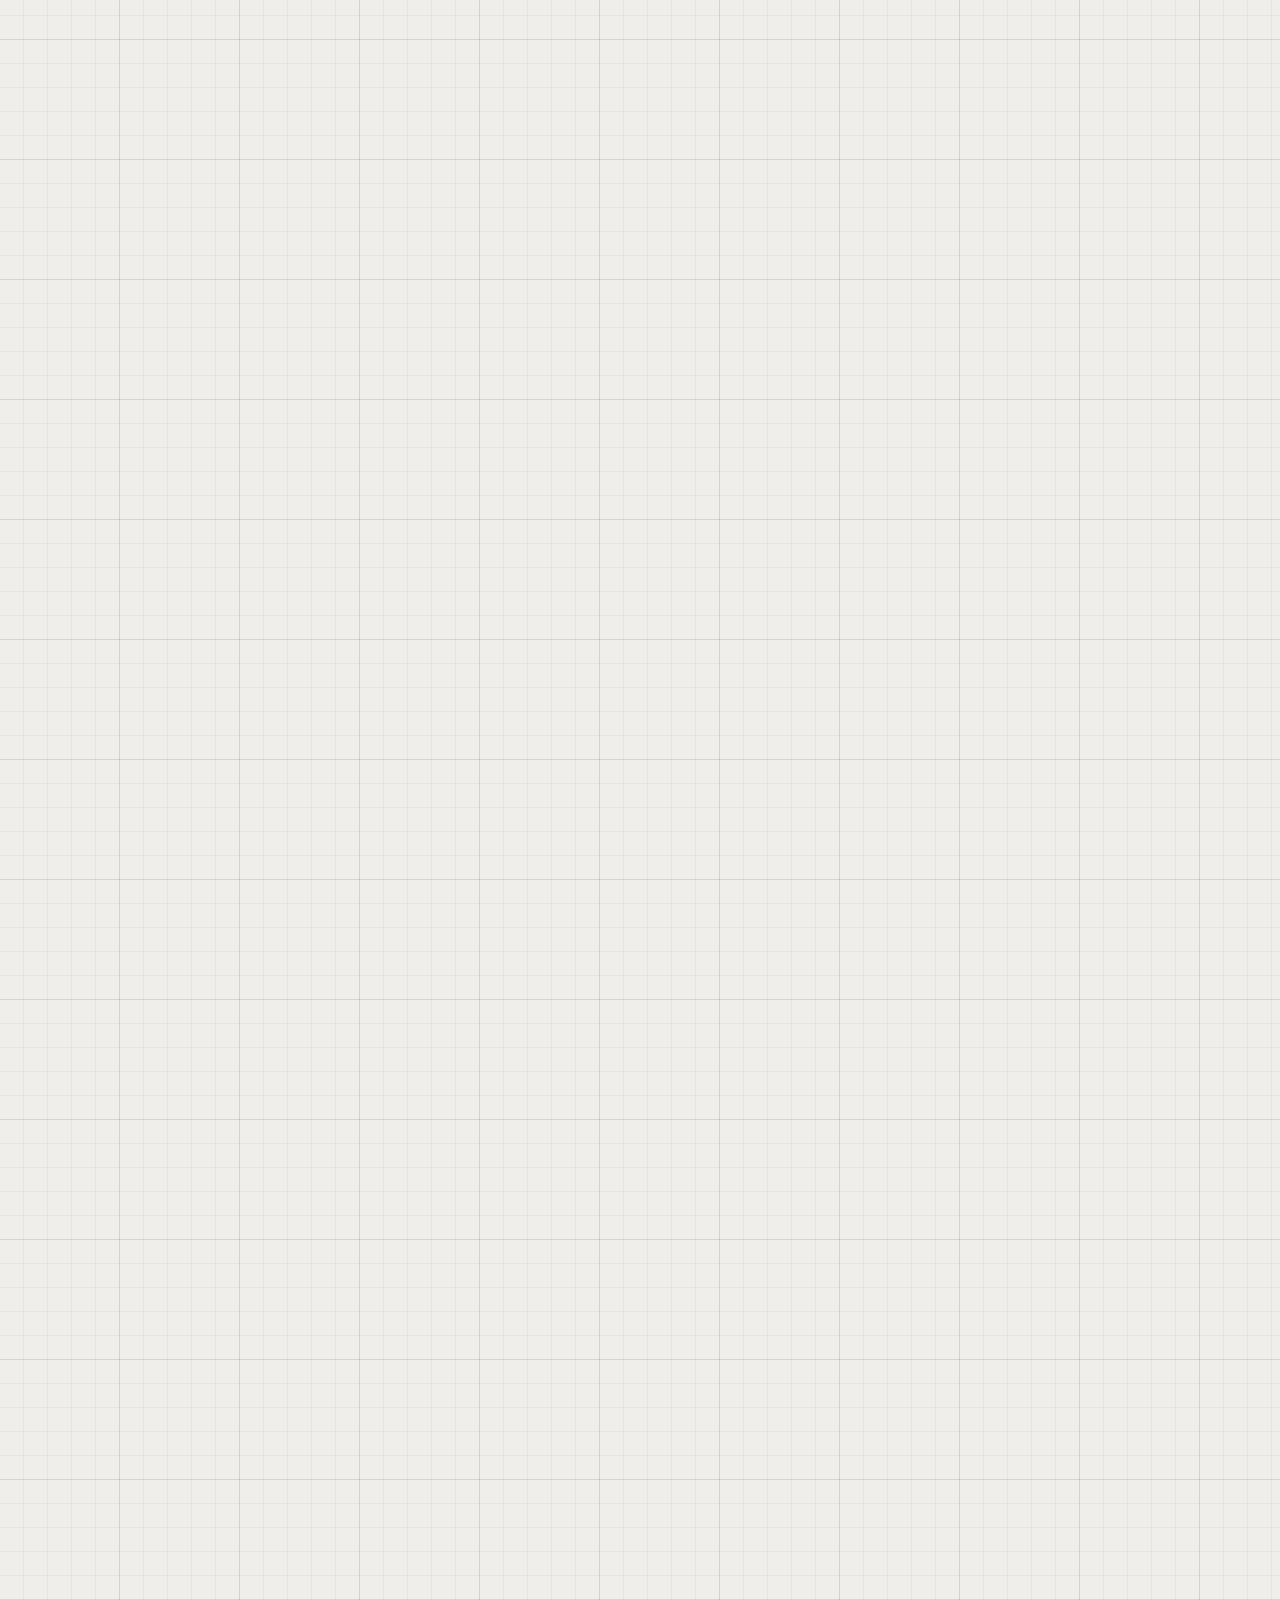
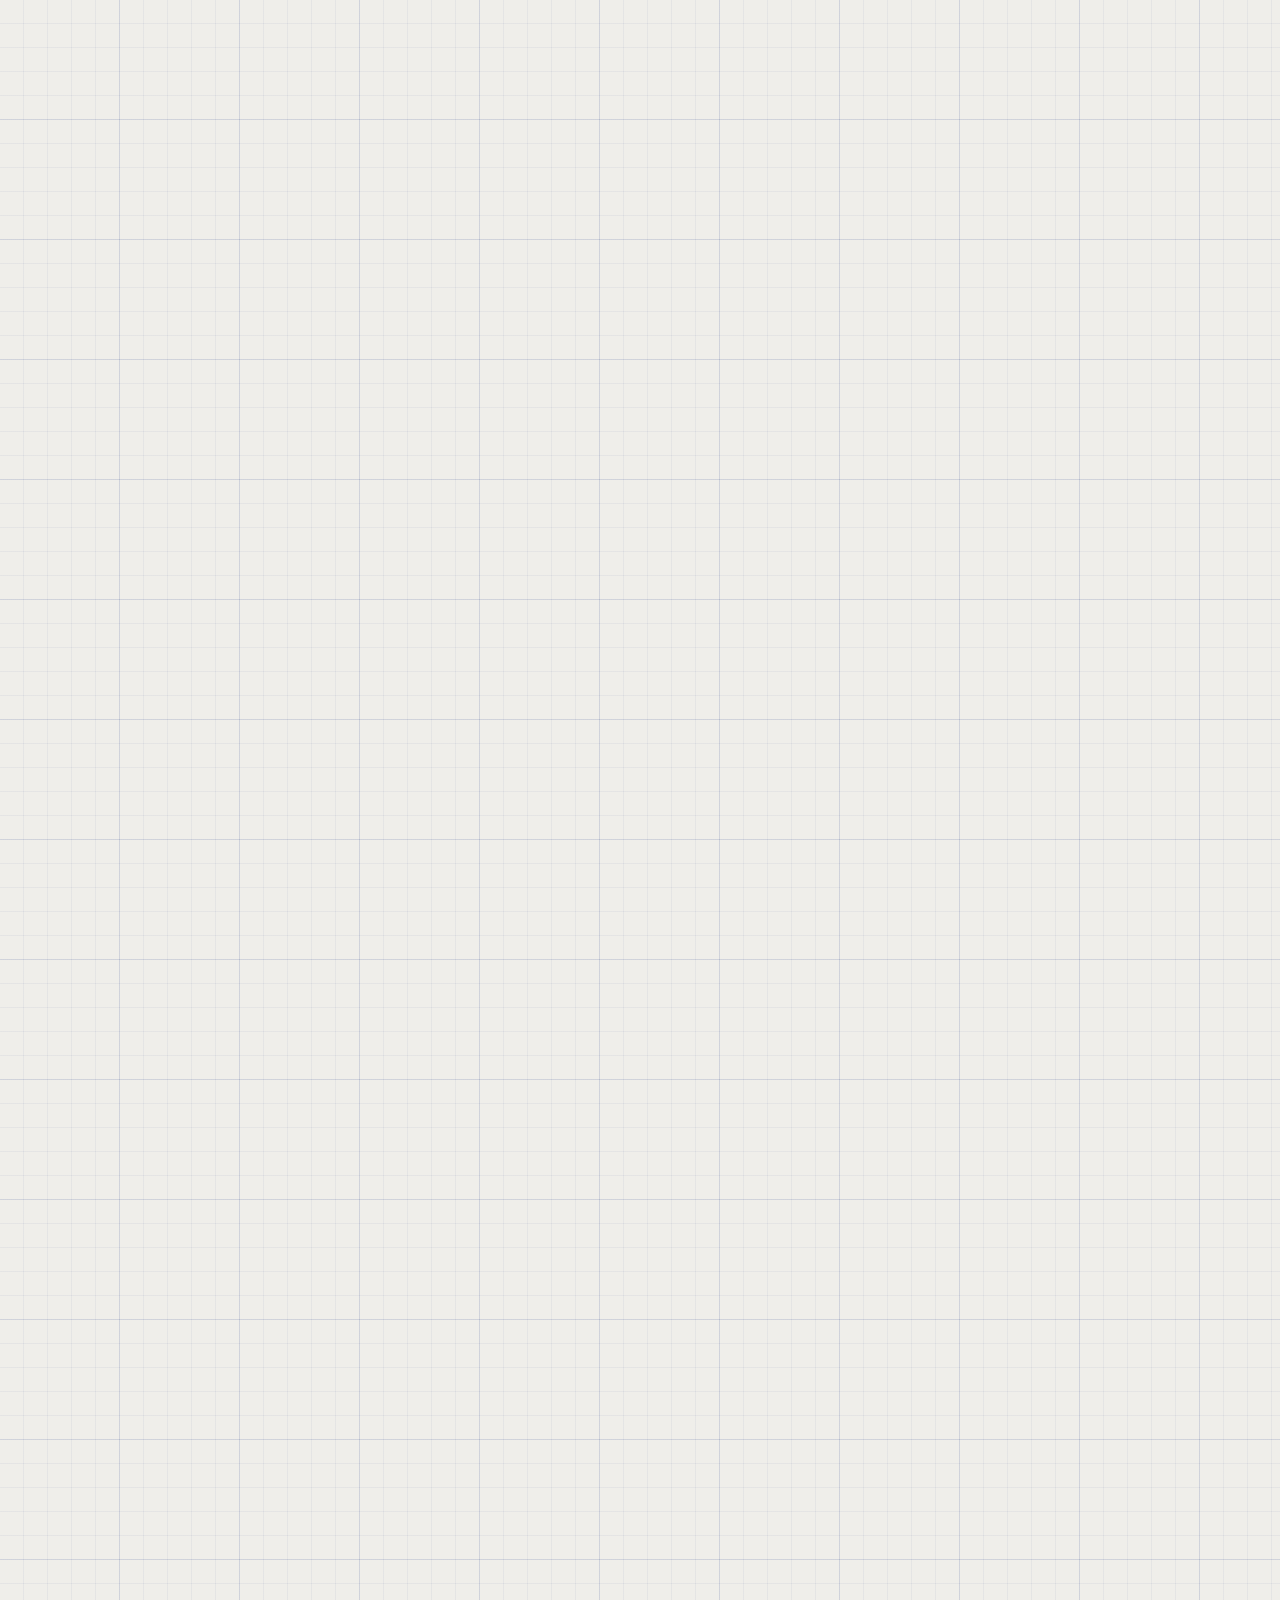
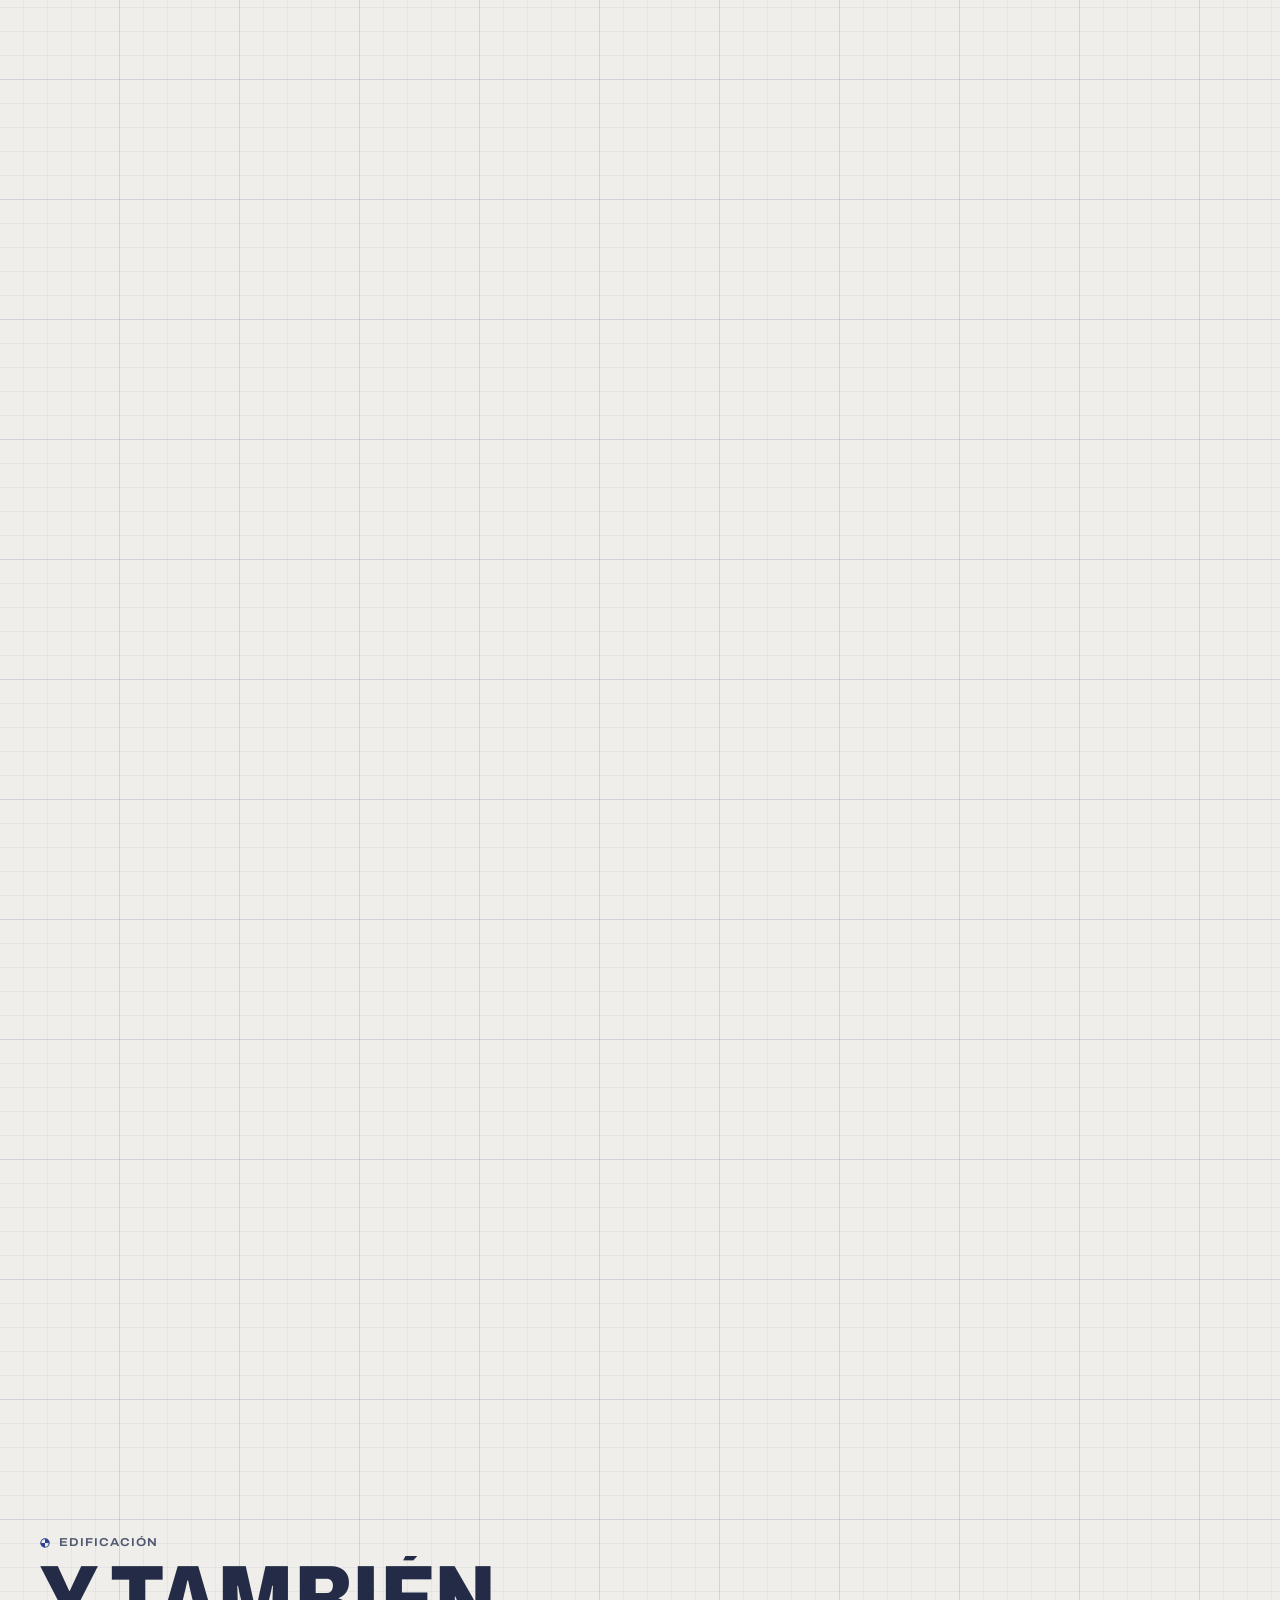
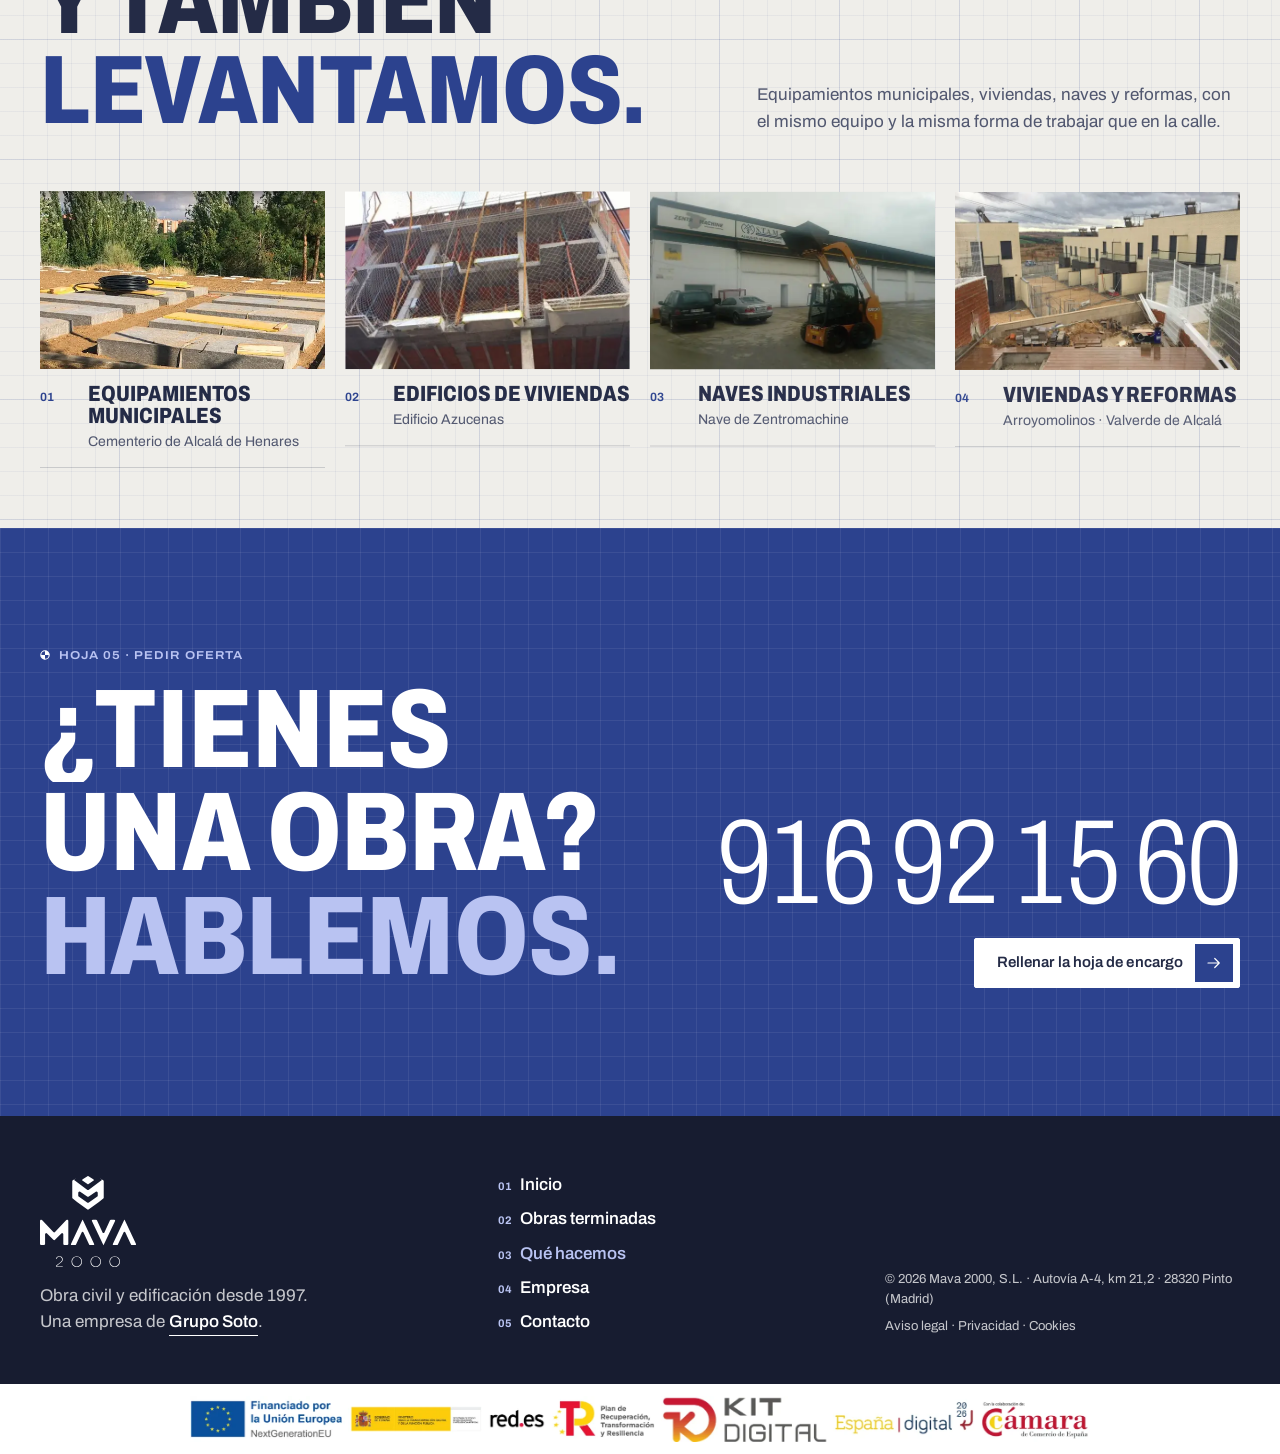
<file: servicios.html>
<!doctype html>
<html lang="es">
<head>
  <meta charset="utf-8">
  <meta name="viewport" content="width=device-width, initial-scale=1, viewport-fit=cover">
  <meta name="robots" content="noindex, nofollow">
  <title>Obra civil, urbanización y edificación | Mava 2000</title>
  <meta name="description" content="Qué hace Mava 2000: demolición, movimiento de tierras, redes de abastecimiento, saneamiento y electricidad, pavimentación, equipamiento urbano y edificación de equipamientos, viviendas y naves.">
  <meta name="theme-color" content="#EFEEEA">
  <meta property="og:type" content="website">
  <meta property="og:locale" content="es_ES">
  <meta property="og:site_name" content="Mava 2000">
  <meta property="og:url" content="https://grupo-soto.github.io/mava2000/servicios.html">
  <meta property="og:title" content="Qué hacemos · Mava 2000">
  <meta property="og:description" content="Una calle por dentro, capa a capa: de la demolición a la entrega. Y edificación de equipamientos, viviendas y naves.">
  <meta property="og:image" content="https://grupo-soto.github.io/mava2000/assets/img/og.jpg">
  <meta property="og:image:width" content="1200">
  <meta property="og:image:height" content="630">
  <meta name="twitter:card" content="summary_large_image">
  <link rel="icon" href="favicon.svg" type="image/svg+xml">
  <link rel="icon" href="favicon-32.png" sizes="32x32" type="image/png">
  <link rel="apple-touch-icon" href="apple-touch-icon.png">
  <link rel="manifest" href="site.webmanifest">
  <link rel="preload" href="assets/marca/fuentes/archivo-normal-latin.woff2" as="font" type="font/woff2" crossorigin>
  <link rel="stylesheet" href="assets/marca/fuentes/fuentes.css">
  <link rel="stylesheet" href="assets/marca/colores.css">
  <link rel="stylesheet" href="assets/css/style.css">
  <script>
    // Oculta lo que se anima al entrar solo si hay JS y movimiento; si app.js no arranca, todo se ve igual.
    if (!matchMedia('(prefers-reduced-motion: reduce)').matches) {
      document.documentElement.classList.add('anim');
      setTimeout(function () { if (!window.__rs) document.documentElement.classList.remove('anim'); }, 2500);
    }
  </script>
</head>
<body data-pagina="servicios">
  <a class="saltar" href="#contenido">Ir al contenido</a>

  <!-- parcial:iconos -->
  <svg width="0" height="0" style="position:absolute" aria-hidden="true">
    <symbol id="i-flecha" viewBox="0 0 24 24"><path d="M4 12h15M13 6l6 6-6 6" fill="none" stroke="currentColor" stroke-width="1.6" stroke-linecap="round" stroke-linejoin="round"/></symbol>
    <symbol id="i-abajo" viewBox="0 0 24 24"><path d="M12 4v15M6 13l6 6 6-6" fill="none" stroke="currentColor" stroke-width="1.6" stroke-linecap="round" stroke-linejoin="round"/></symbol>
    <symbol id="i-fuera" viewBox="0 0 24 24"><path d="M8 16 16 8M9 8h7v7" fill="none" stroke="currentColor" stroke-width="1.6" stroke-linecap="round" stroke-linejoin="round"/></symbol>
    <symbol id="i-cerrar" viewBox="0 0 24 24"><path d="m6 6 12 12M18 6 6 18" fill="none" stroke="currentColor" stroke-width="1.6" stroke-linecap="round"/></symbol>
    <symbol id="i-izq" viewBox="0 0 24 24"><path d="M20 12H5M11 6l-6 6 6 6" fill="none" stroke="currentColor" stroke-width="1.6" stroke-linecap="round" stroke-linejoin="round"/></symbol>
    <symbol id="i-tel" viewBox="0 0 24 24"><path d="M6.6 3.5h2.6l1.4 4.1-2 1.3a12 12 0 0 0 6.5 6.5l1.3-2 4.1 1.4v2.6A2 2 0 0 1 18.4 19.5 15.4 15.4 0 0 1 4.5 5.6a2 2 0 0 1 2.1-2.1Z" fill="none" stroke="currentColor" stroke-width="1.5" stroke-linejoin="round"/></symbol>
    <symbol id="i-correo" viewBox="0 0 24 24"><rect x="3.5" y="5.5" width="17" height="13" rx="1.5" fill="none" stroke="currentColor" stroke-width="1.5"/><path d="m4 6.5 8 6.5 8-6.5" fill="none" stroke="currentColor" stroke-width="1.5" stroke-linejoin="round"/></symbol>
    <symbol id="i-pin" viewBox="0 0 24 24"><path d="M12 21s-6.5-5.6-6.5-11A6.5 6.5 0 0 1 18.5 10c0 5.4-6.5 11-6.5 11Z" fill="none" stroke="currentColor" stroke-width="1.5" stroke-linejoin="round"/><circle cx="12" cy="10" r="2.3" fill="none" stroke="currentColor" stroke-width="1.5"/></symbol>
    <!-- diana de replanteo: el punto que marca el topógrafo en obra; va delante de las etiquetas -->
    <symbol id="i-diana" viewBox="0 0 10 10"><circle cx="5" cy="5" r="4.2" fill="none" stroke="currentColor" stroke-width="1.1"/><path d="M5 5V.8A4.2 4.2 0 0 1 9.2 5ZM5 5v4.2A4.2 4.2 0 0 1 .8 5Z" fill="currentColor"/></symbol>
  </svg>
  <!-- /parcial:iconos -->

  <!-- parcial:barra -->
  <header class="barra">
    <div class="barra__dentro">
      <a class="barra__logo" href="index.html" aria-label="Mava 2000, ir al inicio">
        <img src="assets/marca/logos/mava2000-horizontal.svg" alt="Mava 2000" width="150" height="40">
      </a>
      <nav class="barra__nav" aria-label="Páginas">
        <a href="index.html">Inicio</a>
        <a href="obras.html">Obras</a>
        <a href="servicios.html" aria-current="page">Qué hacemos</a>
        <a href="empresa.html">Empresa</a>
      </nav>
      <div class="barra__acciones">
        <a class="barra__tel" href="tel:+34916921560"><svg class="ico" aria-hidden="true"><use href="#i-tel"/></svg><span>916 92 15 60</span></a>
        <a class="boton boton--lleno boton--s barra__cta" href="contacto.html"><span class="boton__txt">Pedir oferta</span></a>
        <button class="barra__menu" type="button" aria-expanded="false" aria-controls="menu"><span class="barra__menu-txt">Menú</span><span class="barra__menu-ico" aria-hidden="true"><i></i><i></i></span></button>
      </div>
    </div>
    <div class="barra__hoja" aria-hidden="true">Hoja <span>03</span>/05</div>
  </header>
  <!-- /parcial:barra -->

  <!-- parcial:menu -->
  <div class="menu" id="menu" aria-hidden="true">
    <nav class="menu__links" aria-label="Menú">
      <a href="index.html" data-menu-cerrar><span>01</span>Inicio</a>
      <a href="obras.html" data-menu-cerrar><span>02</span>Obras terminadas</a>
      <a href="servicios.html" aria-current="page" data-menu-cerrar><span>03</span>Qué hacemos</a>
      <a href="empresa.html" data-menu-cerrar><span>04</span>Empresa</a>
    </nav>
    <div class="menu__pie">
      <a class="boton boton--lleno boton--ancho" href="contacto.html" data-menu-cerrar><span class="boton__txt">Pedir oferta</span><span class="boton__flecha"><svg class="ico" aria-hidden="true"><use href="#i-flecha"/></svg></span></a>
      <a class="menu__dato" href="tel:+34916921560"><svg class="ico" aria-hidden="true"><use href="#i-tel"/></svg>916 92 15 60</a>
      <a class="menu__dato" href="mailto:oficina.mava@gruposoto.net"><svg class="ico" aria-hidden="true"><use href="#i-correo"/></svg>oficina.mava@gruposoto.net</a>
    </div>
  </div>
  <!-- /parcial:menu -->

  <main id="contenido">
    <!-- ============ CABECERA DE LA HOJA ============ -->
    <header class="pag">
      <div class="marco pag__dentro">
        <p class="etq pag__etq" data-entra><svg class="diana" aria-hidden="true"><use href="#i-diana"/></svg>Hoja 03 · Qué hacemos</p>
        <h1 class="tit pag__tit"><span class="pag__m"><span data-linea>Obra civil</span></span> <span class="pag__m"><span class="cob" data-linea>y edificación.</span></span></h1>
        <p class="pag__txt" data-entra>Hacemos la obra que se usa todos los días: calles, plazas, parques, redes de agua y de luz, pistas deportivas y edificios. Con un jefe de obra fijo y con la máquina, los camiones y el hormigón del propio grupo.</p>
        <nav class="pag__indice" aria-label="En esta hoja" data-entra>
          <a href="#calle"><span>01</span>Una calle, capa a capa<svg class="ico" aria-hidden="true"><use href="#i-abajo"/></svg></a>
          <a href="#edificacion"><span>02</span>Edificación<svg class="ico" aria-hidden="true"><use href="#i-abajo"/></svg></a>
        </nav>
      </div>
    </header>

    <!-- ============ QUÉ HACEMOS · LA CALLE POR DENTRO ============ -->
    <section class="calle" id="calle">
      <header class="marco cab">
        <p class="etq cab__etq"><svg class="diana" aria-hidden="true"><use href="#i-diana"/></svg>Obra civil</p>
        <h2 class="tit cab__tit" data-titulo>Lo que pisas <span class="cob">y no ves.</span></h2>
        <p class="cab__txt" data-entra>Bajo una calle hay más de un metro de trabajo que nadie ve. Lo hacemos todo nosotros, capa a capa, y así lo explicamos: primero el plano y después la obra.</p>
      </header>
      <div class="calle__pista" data-calle>
        <div class="calle__fijo">
          <div class="marco calle__escena">
            <div class="corte" data-corte role="img" aria-label="Sección de una calle que se construye por capas: demolición, excavación, redes, relleno, bordillos, pavimento y equipamiento."></div>
            <div class="calle__panel">
              <div class="calle__barra"><span class="etq">Fase <b data-corte-num>01</b>/07</span><i><b data-corte-barra></b></i></div>
            <ol class="calle__pasos">
              <li class="paso" data-paso>
                <span class="paso__num">01</span>
                <h3 class="paso__tit">Demolición y levantado</h3>
                <p>Levantamos el firme y las aceras viejas, separamos los residuos y los llevamos a gestor autorizado. Si hay que demoler una estructura, también lo hacemos.</p>
                <p class="paso__obras">Por ejemplo: <a href="obras.html#relacion" data-ver="iberdrola">Rampa de oficinas, Iberdrola</a> · <a href="obras.html#relacion" data-ver="orusco">Orusco de Tajuña</a></p>
              </li>
              <li class="paso" data-paso>
                <span class="paso__num">02</span>
                <h3 class="paso__tit">Movimiento de tierras</h3>
                <p>Abrimos la zanja o el vaciado hasta la cota del proyecto, con la maquinaria del grupo y entibando cuando el terreno lo pide.</p>
                <p class="paso__obras">Por ejemplo: <a href="obras.html#relacion" data-ver="abastecimiento">Red de abastecimiento</a> · <a href="obras.html#relacion" data-ver="bmx-villalbilla">Circuito de BMX, Villalbilla</a></p>
              </li>
              <li class="paso" data-paso>
                <span class="paso__num">03</span>
                <h3 class="paso__tit">Redes y canalizaciones</h3>
                <p>Abastecimiento de agua, saneamiento, electricidad, alumbrado y telecomunicaciones: tubos, pozos y arquetas, con sus pruebas de presión y estanqueidad.</p>
                <p class="paso__obras">Por ejemplo: <a href="obras.html#relacion" data-ver="pantoja">Pantoja</a> · <a href="obras.html#relacion" data-ver="las-rozas">Las Rozas</a> · <a href="obras.html#relacion" data-ver="torrejon">Torrejón de Ardoz</a></p>
              </li>
              <li class="paso" data-paso>
                <span class="paso__num">04</span>
                <h3 class="paso__tit">Relleno y compactación</h3>
                <p>Rellenamos por tongadas y compactamos cada una antes de echar la siguiente. De esto depende que el pavimento de encima no se hunda.</p>
                <p class="paso__obras">Por ejemplo: <a href="obras.html#relacion" data-ver="otegal-boadilla">Calle Otegal, Boadilla del Monte</a></p>
              </li>
              <li class="paso" data-paso>
                <span class="paso__num">05</span>
                <h3 class="paso__tit">Bordillos y bases</h3>
                <p>Colocamos bordillos y rigolas y hacemos las soleras de hormigón, con hormigón de la planta del propio grupo.</p>
                <p class="paso__obras">Por ejemplo: <a href="obras.html#relacion" data-ver="villanueva-torre">Aceras de Villanueva de la Torre</a></p>
              </li>
              <li class="paso" data-paso>
                <span class="paso__num">06</span>
                <h3 class="paso__tit">Pavimentación</h3>
                <p>Aglomerado asfáltico en la calzada; baldosa, adoquín o losa en aceras y plazas, con las pendientes para que el agua se vaya.</p>
                <p class="paso__obras">Por ejemplo: <a href="obras.html#relacion" data-ver="plazas-guadalajara">Plazas de Guadalajara</a> · <a href="obras.html#relacion" data-ver="buitrago">Buitrago del Lozoya</a></p>
              </li>
              <li class="paso" data-paso>
                <span class="paso__num">07</span>
                <h3 class="paso__tit">Equipamiento y entrega</h3>
                <p>Alumbrado, arbolado, mobiliario, juegos infantiles y señalización. Limpiamos, se hace la recepción y la calle se abre lista para usar.</p>
                <p class="paso__obras">Por ejemplo: <a href="obras.html#relacion" data-ver="parque-valdemorillo">Parque de Valdemorillo</a> · <a href="obras.html#relacion" data-ver="robledal-villalbilla">El Robledal, Villalbilla</a></p>
              </li>
            </ol>
            </div>
          </div>
        </div>
      </div>
    </section>

    <!-- ============ EDIFICACIÓN ============ -->
    <section class="edif" id="edificacion">
      <header class="marco cab cab--fila">
        <div>
          <p class="etq cab__etq"><svg class="diana" aria-hidden="true"><use href="#i-diana"/></svg>Edificación</p>
          <h2 class="tit cab__tit" data-titulo>Y también <span class="cob">levantamos.</span></h2>
        </div>
        <p class="cab__txt" data-entra>Equipamientos municipales, viviendas, naves y reformas, con el mismo equipo y la misma forma de trabajar que en la calle.</p>
      </header>
      <ul class="marco edif__lista">
        <li class="edif__i" data-entra>
          <a href="obras.html#relacion" data-ver="cementerio-alcala">
            <span class="edif__foto"><img src="assets/img/obras/cementerio-alcala-01-p.webp" width="640" height="339" loading="lazy" alt="Columbarios nuevos en el cementerio municipal de Alcalá de Henares."></span>
            <span class="edif__num">01</span><b>Equipamientos municipales</b><span>Cementerio de Alcalá de Henares</span>
          </a>
        </li>
        <li class="edif__i" data-entra>
          <a href="obras.html#relacion" data-ver="azucenas">
            <span class="edif__foto"><img src="assets/img/obras/azucenas-01-p.webp" width="640" height="479" loading="lazy" alt="Estructura de hormigón de un edificio de viviendas en construcción."></span>
            <span class="edif__num">02</span><b>Edificios de viviendas</b><span>Edificio Azucenas</span>
          </a>
        </li>
        <li class="edif__i" data-entra>
          <a href="obras.html#relacion" data-ver="nave-zentromachine">
            <span class="edif__foto"><img src="assets/img/obras/nave-zentromachine-01-p.webp" width="640" height="359" loading="lazy" alt="Nave industrial terminada con maquinaria en la entrada."></span>
            <span class="edif__num">03</span><b>Naves industriales</b><span>Nave de Zentromachine</span>
          </a>
        </li>
        <li class="edif__i" data-entra>
          <a href="obras.html#relacion" data-ver="arroyomolinos">
            <span class="edif__foto"><img src="assets/img/obras/arroyomolinos-01-p.webp" width="640" height="386" loading="lazy" alt="Vivienda unifamiliar en obra, en Arroyomolinos."></span>
            <span class="edif__num">04</span><b>Viviendas y reformas</b><span>Arroyomolinos · Valverde de Alcalá</span>
          </a>
        </li>
      </ul>
    </section>

    <!-- parcial:llamada -->
    <section class="llamada" aria-labelledby="llamada-tit">
      <div class="marco llamada__dentro">
        <div class="llamada__cab">
          <p class="etq"><svg class="diana" aria-hidden="true"><use href="#i-diana"/></svg>Hoja 05 · Pedir oferta</p>
          <h2 class="tit llamada__tit" id="llamada-tit" data-titulo>¿Tienes una obra? <span>Hablemos.</span></h2>
        </div>
        <div class="llamada__acciones">
          <a class="llamada__tel" href="tel:+34916921560" data-cifras>916 92 15 60</a>
          <a class="boton boton--blanco" href="contacto.html"><span class="boton__txt">Rellenar la hoja de encargo</span><span class="boton__flecha"><svg class="ico" aria-hidden="true"><use href="#i-flecha"/></svg></span></a>
        </div>
      </div>
    </section>
    <!-- /parcial:llamada -->
  </main>

  <!-- parcial:pie -->
  <footer class="pie">
    <div class="marco pie__dentro">
      <div class="pie__marca">
        <img src="assets/marca/logos/mava2000-blanco.svg" alt="Mava 2000" width="120" height="114" loading="lazy">
        <p>Obra civil y edificación desde 1997.<br>Una empresa de <a class="enlace" href="https://gruposoto.net/" target="_blank" rel="noopener">Grupo Soto</a>.</p>
      </div>
      <nav class="pie__nav" aria-label="Pie">
        <a href="index.html"><span>01</span>Inicio</a>
        <a href="obras.html"><span>02</span>Obras terminadas</a>
        <a href="servicios.html" aria-current="page"><span>03</span>Qué hacemos</a>
        <a href="empresa.html"><span>04</span>Empresa</a>
        <a href="contacto.html"><span>05</span>Contacto</a>
      </nav>
      <div class="pie__legal">
        <p>© <span data-ano>2026</span> Mava 2000, S.L. · Autovía A-4, km 21,2 · 28320 Pinto (Madrid)</p>
        <p><a href="legal.html">Aviso legal</a> · <a href="legal.html#privacidad">Privacidad</a> · <a href="legal.html#cookies">Cookies</a></p>
      </div>
    </div>
    <div class="pie__kit">
      <img src="assets/img/kit-digital.webp" width="2048" height="105" loading="lazy" alt="Financiado por la Unión Europea, NextGenerationEU. Gobierno de España, Ministerio para la Transformación Digital y de la Función Pública. Red.es. Plan de Recuperación, Transformación y Resiliencia. Kit Digital.">
    </div>
  </footer>
  <!-- /parcial:pie -->

  <!-- parcial:dock -->
  <nav class="dock" aria-label="Acciones rápidas">
    <a class="dock__b" href="tel:+34916921560"><svg class="ico" aria-hidden="true"><use href="#i-tel"/></svg>Llamar</a>
    <a class="dock__b dock__b--lleno" href="contacto.html">Pedir oferta<svg class="ico" aria-hidden="true"><use href="#i-flecha"/></svg></a>
  </nav>
  <!-- /parcial:dock -->

  <!-- parcial:visor -->
  <dialog class="visor" data-visor aria-labelledby="visor-tit">
    <div class="visor__cab">
      <div>
        <p class="etq" data-visor-etq></p>
        <h2 class="visor__tit" id="visor-tit" data-visor-tit></h2>
      </div>
      <button class="visor__cerrar" type="button" data-visor-cerrar aria-label="Cerrar"><svg class="ico" aria-hidden="true"><use href="#i-cerrar"/></svg></button>
    </div>
    <div class="visor__fotos" data-visor-fotos tabindex="0"></div>
    <div class="visor__pie">
      <p data-visor-txt></p>
      <div class="visor__nav">
        <span class="etq"><b data-visor-i>1</b> / <span data-visor-n>1</span></span>
        <button type="button" data-visor-ant aria-label="Foto anterior"><svg class="ico" aria-hidden="true"><use href="#i-izq"/></svg></button>
        <button type="button" data-visor-sig aria-label="Foto siguiente"><svg class="ico" aria-hidden="true"><use href="#i-flecha"/></svg></button>
      </div>
    </div>
  </dialog>
  <!-- /parcial:visor -->

  <script src="assets/js/servicios.js" defer></script>
  <script src="revision.js" data-web="Mava 2000" data-clave="mava2000" data-api="https://notas-web.soto-ecotrans.workers.dev" defer></script>
</body>
</html>
</file>
<file: assets/marca/fuentes/fuentes.css>
/* Tipografía corporativa: Archivo (variable, licencia OFL) */
@font-face {
  font-family: 'Archivo';
  font-style: normal;
  font-weight: 100 900;
  font-stretch: 62% 125%;
  font-display: swap;
  src: url(archivo-normal-latin.woff2) format('woff2');
  unicode-range: U+0000-00FF, U+0131, U+0152-0153, U+02BB-02BC, U+02C6, U+02DA, U+02DC, U+0304, U+0308, U+0329, U+2000-206F, U+20AC, U+2122, U+2191, U+2193, U+2212, U+2215, U+FEFF, U+FFFD;
}
</file>
<file: assets/marca/colores.css>
/* Generado desde marca/colores.json con «npm run marca». No editar aquí: cambia el JSON. */
:root {
  /* Grupo Soto */
  --gs-pizarra: #172124;
  --gs-piedra: #BFB9B4;
  --gs-fondo: #F5F4F1;
  --gs-accion: #D2501A;
  /* Empresas */
  --co-mava2000: #6E72E8; /* Mava 2000 */
  --co-mava2000-tinta: #242B46;
  --co-mava2000-accion: #2C428E;
  --co-soto-ecotrans: #A2CD3F; /* Soto-Ecotrans */
  --co-soto-ecotrans-tinta: #404041;
  --co-soto-ecotrans-accion: #557A17;
  --co-reciclados-soto: #82AC3D; /* Reciclados Soto */
  --co-reciclados-soto-tinta: #3F3E3E;
  --co-reciclados-soto-accion: #4F7623;
  --co-stam: #3F6FE0; /* Stam */
  --co-zentromachine: #F14704; /* Zentromachine */
  --co-zentromachine-tinta: #1C1E21;
  --co-zentromachine-accion: #C93A03;
  --co-orbita: #1E9E94; /* Órbita */
  --co-reverso: #B0D07A; /* Reverso */
  --co-reverso-tinta: #222F1E;
  --co-reverso-accion: #47782C;
  --co-guica: #1D93D1; /* Guica */
  --co-evorabeja: #B8924F; /* Évora Beja */
}
</file>
<file: assets/css/style.css>
/* Mava 2000 · obra civil y edificación
   Primero el móvil: base para ~390 px, @media (min-width: 640px) y (min-width: 1024px).

   Concepto «Del plano a tu calle» (identidad en piezas/mava2000/00 Identidad Mava/LEEME.md):
   la web es un juego de planos de obra, una hoja por página (01 Inicio … 05 Pedir oferta). Papel con retícula milimetrada, el cobalto del logo como único
   acento (lo dibujado, lo que se señala) y el color real de los materiales en las fotos y en el corte.
   Recursos fijos: el cajetín (tabla de rotulación), las referencias numeradas y el paso de plano a obra.
   Superficies planas con líneas finas; sin cristal, brillos, sombras de color ni degradados.

   Tipografía: solo Archivo, en tres voces.
   - titular: mayúsculas 800 al 80 % de ancho, interlineado .92; la segunda línea en cobalto;
   - texto: 420;
   - etiqueta: mayúsculas 650 al 112 %, tracking 9 %, con la diana de replanteo cobalto delante (el punto que marca el topógrafo en obra).
   Cifras finas (300 al 75 %) y tabulares. */

:root {
  --papel: #EFEEEA;
  --papel-2: #F7F6F2;
  --blanco: #FFFFFF;
  --cobalto: var(--co-mava2000-accion, #2C428E);
  --marino: var(--co-mava2000-tinta, #242B46);
  --noche: #171C30;
  --lavanda: #B9C3F2;
  --tinta: var(--marino);
  --tinta-2: #525870;
  --tinta-3: #858AA0;
  --linea: rgba(36, 43, 70, .18);
  --linea-2: rgba(36, 43, 70, .09);
  --ret: rgba(44, 66, 142, .055);
  --ret-2: rgba(44, 66, 142, .11);
  --ease: cubic-bezier(.2, .8, .2, 1);
  --barra: 64px;
  --gutter: 16px;
  color-scheme: light;
}

*, *::before, *::after { box-sizing: border-box; }
html { -webkit-text-size-adjust: 100%; background: var(--papel); scroll-padding-top: var(--barra); }
html.lenis, html.lenis body { height: auto; }
.lenis.lenis-stopped { overflow: hidden; }
body {
  margin: 0; color: var(--tinta);
  font-family: 'Archivo', system-ui, sans-serif; font-weight: 420; font-size: 16px; line-height: 1.55;
  -webkit-font-smoothing: antialiased; text-rendering: optimizeLegibility; overflow-x: clip;
  /* papel de plano: retícula de 24 px con línea maestra cada 120 */
  background-color: var(--papel);
  background-image:
    linear-gradient(var(--ret-2) 1px, transparent 1px), linear-gradient(90deg, var(--ret-2) 1px, transparent 1px),
    linear-gradient(var(--ret) 1px, transparent 1px), linear-gradient(90deg, var(--ret) 1px, transparent 1px);
  background-size: 120px 120px, 120px 120px, 24px 24px, 24px 24px;
  background-position: -1px -1px;
}
body.is-bloqueado { overflow: hidden; }
img, svg, canvas { display: block; max-width: 100%; }
a { color: inherit; text-decoration: none; }
button, input, select, textarea { font: inherit; color: inherit; }
h1, h2, h3, p, figure, dl, dd { margin: 0; }
ul, ol { list-style: none; margin: 0; padding: 0; }
fieldset { border: 0; margin: 0; padding: 0; min-width: 0; }
b, strong { font-weight: 640; }
:focus-visible { outline: 2px solid var(--cobalto); outline-offset: 3px; border-radius: 2px; }
::selection { background: var(--lavanda); color: var(--marino); }
.ico { width: 18px; height: 18px; flex: none; }
.oculto { position: absolute; width: 1px; height: 1px; overflow: hidden; clip-path: inset(50%); white-space: nowrap; }
.saltar { position: absolute; left: 12px; top: -60px; z-index: 300; padding: 10px 16px; background: var(--marino); color: #fff; }
.saltar:focus { top: 12px; }

.marco { width: min(100% - 2 * var(--gutter), 1360px); margin-inline: auto; }

/* ------------------------------------------------------------------ */
/* Voces                                                               */
/* ------------------------------------------------------------------ */
.tit {
  font-weight: 800; font-stretch: 80%; text-transform: uppercase; line-height: .92; letter-spacing: -.005em;
  color: var(--marino); text-wrap: balance;
}
.tit .cob, .cob { color: var(--cobalto); }
.etq {
  display: inline-flex; align-items: center; gap: 9px;
  font-size: 11.5px; font-weight: 650; font-stretch: 112%; text-transform: uppercase; letter-spacing: .09em; line-height: 1.3;
  color: var(--tinta-2);
}
.etq b { color: var(--marino); font-weight: 700; }
.diana { width: 10px; height: 10px; color: var(--cobalto); flex: none; }
.cifra { font-weight: 300; font-stretch: 75%; font-variant-numeric: tabular-nums; letter-spacing: -.02em; line-height: .9; }
.enlace { display: inline-flex; align-items: center; gap: 6px; color: var(--cobalto); font-weight: 560; background: linear-gradient(currentColor, currentColor) 0 100% / 100% 1px no-repeat; transition: background-size .45s var(--ease); }
.enlace:hover { background-size: 0 1px; background-position: 100% 100%; }
.enlace .ico { width: 15px; height: 15px; }

/* ------------------------------------------------------------------ */
/* Botones: contorno fino en marino; el principal, lleno en cobalto.   */
/* Al pasar el ratón el texto rueda y la flecha sale y vuelve a entrar. */
/* ------------------------------------------------------------------ */
.boton {
  display: inline-flex; align-items: center; justify-content: center; gap: 12px;
  min-height: 50px; padding: 0 22px; border-radius: 2px; border: 1px solid var(--marino);
  background: transparent; color: var(--marino); cursor: pointer;
  font-size: 15px; font-weight: 600; letter-spacing: .005em; white-space: nowrap;
  transition: background-color .35s var(--ease), color .35s var(--ease), border-color .35s var(--ease);
}
.boton:hover { background: var(--marino); color: #fff; }
.boton > .ico { width: 17px; height: 17px; }
.boton__txt { display: block; overflow: hidden; height: 1.3em; line-height: 1.3; }
.boton__rol { display: block; text-shadow: 0 1.3em 0 currentColor; transition: transform .55s var(--ease); }
.boton:hover .boton__rol { transform: translateY(-1.3em); }
.boton--lleno { background: var(--cobalto); border-color: var(--cobalto); color: #fff; }
.boton--lleno:hover { background: var(--marino); border-color: var(--marino); }
.boton--lleno:has(.boton__flecha) { padding-right: 6px; }
.boton__flecha { display: grid; place-items: center; width: 38px; height: 38px; background: rgba(255, 255, 255, .14); overflow: hidden; }
.boton:hover .boton__flecha .ico { animation: flecha .6s var(--ease); }
@keyframes flecha { 0% { transform: none; } 45% { transform: translateX(170%); } 46% { transform: translateX(-170%); } 100% { transform: none; } }
.boton--s { min-height: 40px; padding: 0 16px; font-size: 14px; }
.boton--ancho { width: 100%; justify-content: space-between; }

/* ------------------------------------------------------------------ */
/* Barra                                                               */
/* ------------------------------------------------------------------ */
.barra { position: fixed; inset: 0 0 auto; z-index: 100; height: var(--barra); transition: transform .5s var(--ease), background-color .35s, box-shadow .35s; }
.barra.is-solida { background: rgba(239, 238, 234, .94); box-shadow: 0 1px 0 var(--linea-2); }
.barra.is-oculta { transform: translateY(-100%); }
.barra__dentro { height: 100%; width: min(100% - 2 * var(--gutter), 1360px); margin-inline: auto; display: flex; align-items: center; justify-content: space-between; gap: 20px; }
.barra__logo img { height: 34px; width: auto; }
.barra__nav { display: none; }
.barra__acciones { display: flex; align-items: center; gap: 10px; }
.barra__tel, .barra__cta { display: none; }
.barra__menu { display: inline-flex; align-items: center; gap: 10px; min-height: 40px; padding: 0 4px 0 14px; border: 1px solid var(--linea); border-radius: 2px; background: transparent; cursor: pointer; font-size: 14px; font-weight: 600; }
.barra__menu-ico { position: relative; width: 32px; height: 32px; }
.barra__menu-ico i { position: absolute; left: 9px; right: 9px; height: 1.5px; background: currentColor; transition: transform .4s var(--ease); }
.barra__menu-ico i:first-child { top: 12px; } .barra__menu-ico i:last-child { top: 19px; }
.barra__menu[aria-expanded="true"] .barra__menu-ico i:first-child { transform: translateY(3.5px) rotate(45deg); }
.barra__menu[aria-expanded="true"] .barra__menu-ico i:last-child { transform: translateY(-3.5px) rotate(-45deg); }
/* número de hoja del juego de planos: uno por página */
.barra__hoja { display: none; }

.menu { position: fixed; inset: 0; z-index: 90; background: var(--papel); padding: calc(var(--barra) + 24px) var(--gutter) 28px; display: flex; flex-direction: column; justify-content: space-between; visibility: hidden; opacity: 0; transition: opacity .4s var(--ease), visibility 0s .4s; }
.menu.is-abierto { visibility: visible; opacity: 1; transition: opacity .4s var(--ease); }
.menu__links { display: grid; }
.menu__links a { display: flex; align-items: baseline; gap: 14px; padding: 14px 0; border-bottom: 1px solid var(--linea); font-size: 30px; font-weight: 800; font-stretch: 80%; text-transform: uppercase; line-height: 1; }
.menu__links span { font-size: 12px; font-weight: 600; color: var(--cobalto); font-stretch: 100%; }
.menu__links a[aria-current="page"] { color: var(--cobalto); }
.menu__pie { display: grid; gap: 14px; }
.menu__dato { display: flex; align-items: center; gap: 10px; color: var(--tinta-2); }

/* ------------------------------------------------------------------ */
/* Portada                                                             */
/* ------------------------------------------------------------------ */
.portada { padding-top: calc(var(--barra) + 20px); }
.portada__texto { display: grid; gap: 18px; }
.portada__tit { font-size: clamp(54px, 15.4vw, 176px); }
.portada__l { display: block; }
.portada__pie { display: grid; gap: 22px; margin-top: 22px; }
.portada__intro { font-size: 17px; line-height: 1.5; color: var(--tinta-2); max-width: 46ch; }
.portada__ctas { display: flex; flex-wrap: wrap; gap: 10px; }

.vista { margin-top: 20px; }
.vista__lienzo { position: relative; height: 48svh; min-height: 340px; max-height: 760px; overflow: hidden; background: var(--papel); border-block: 1px solid var(--marino); }
.vista__foto { position: absolute; inset: 0; width: 100%; height: 100%; object-fit: cover; object-position: 50% 50%; }
.vista__plano { position: absolute; inset: 0; width: 100%; height: 100%; }
.vista__pie { display: flex; flex-wrap: wrap; align-items: center; justify-content: space-between; gap: 10px 20px; padding-top: 12px; }
.vista__pie .etq { display: block; }
.vista__boton { display: inline-flex; align-items: center; gap: 9px; min-height: 36px; padding: 0 12px; border: 1px solid var(--linea); border-radius: 2px; background: var(--papel-2); cursor: pointer; font-size: 13px; font-weight: 600; }
.vista__boton:hover { border-color: var(--cobalto); color: var(--cobalto); }

.cajetin { display: grid; grid-template-columns: 1fr 1fr; margin-top: 28px; border: 1px solid var(--marino); background: var(--papel-2); }
.cajetin__c { display: grid; align-content: space-between; gap: 18px; min-height: 104px; padding: 12px 14px 14px; border-right: 1px solid var(--marino); border-bottom: 1px solid var(--marino); }
.cajetin__c:nth-child(2n) { border-right: 0; }
.cajetin__c .cifra { font-size: 50px; color: var(--marino); }
.cajetin__c--macizo { grid-column: 1 / -1; border: 0; background: var(--marino); color: #fff; }
.cajetin__c--macizo .etq { color: var(--lavanda); }
.cajetin__iso { font-size: 22px; font-weight: 560; font-stretch: 90%; letter-spacing: .01em; }

/* Han confiado en nosotros: la cinta de nombres */
.confian { margin-top: 40px; display: grid; gap: 14px; overflow: hidden; }
.confian__cinta { display: flex; width: max-content; border-block: 1px solid var(--marino); }
.confian__fila { display: flex; flex: none; }
.confian__fila li { display: flex; align-items: center; gap: 22px; padding: 16px 22px 16px 0; font-size: clamp(22px, 3.2vw, 44px); font-weight: 300; font-stretch: 80%; letter-spacing: -.01em; color: var(--marino); white-space: nowrap; }
.confian__fila li::after { content: ''; flex: none; width: 14px; height: 14px; background: var(--cobalto); -webkit-mask: url("data:image/svg+xml,%3Csvg xmlns='http://www.w3.org/2000/svg' viewBox='0 0 10 10'%3E%3Ccircle cx='5' cy='5' r='4.2' fill='none' stroke='%23000' stroke-width='1.1'/%3E%3Cpath d='M5 5V.8A4.2 4.2 0 0 1 9.2 5ZM5 5v4.2A4.2 4.2 0 0 1 .8 5Z'/%3E%3C/svg%3E") center / contain no-repeat; mask: url("data:image/svg+xml,%3Csvg xmlns='http://www.w3.org/2000/svg' viewBox='0 0 10 10'%3E%3Ccircle cx='5' cy='5' r='4.2' fill='none' stroke='%23000' stroke-width='1.1'/%3E%3Cpath d='M5 5V.8A4.2 4.2 0 0 1 9.2 5ZM5 5v4.2A4.2 4.2 0 0 1 .8 5Z'/%3E%3C/svg%3E") center / contain no-repeat; }

/* ------------------------------------------------------------------ */
/* Cabeceras de sección                                                */
/* ------------------------------------------------------------------ */
section { position: relative; }
.cab { display: grid; gap: 16px; }
.cab__tit { font-size: clamp(44px, 12vw, 112px); }
.cab__tit .cob { display: block; }
.cab__txt { font-size: 17px; color: var(--tinta-2); max-width: 52ch; }

/* ------------------------------------------------------------------ */
/* Cabecera de hoja (cada página menos el inicio): título, entrada y  */
/* su índice, como la tabla de rotulación del plano                    */
/* ------------------------------------------------------------------ */
.pag { padding-top: calc(var(--barra) + 32px); }
.pag__dentro { display: grid; gap: 18px; }
.pag__tit { font-size: clamp(54px, 15.4vw, 176px); }
.pag__m { display: block; overflow: hidden; padding-bottom: .04em; margin-bottom: -.04em; }
.pag__m > span { display: block; }
.pag__txt { font-size: 17px; line-height: 1.5; color: var(--tinta-2); max-width: 50ch; }
.pag__indice { display: grid; margin-top: 10px; border: 1px solid var(--marino); background: var(--papel-2); }
.pag__indice a { display: grid; grid-template-columns: 34px 1fr auto; align-items: center; min-height: 50px; padding: 0 14px; border-bottom: 1px solid var(--marino); font-weight: 600; color: var(--marino); transition: background-color .3s, color .3s; }
.pag__indice a:last-child { border-bottom: 0; }
.pag__indice span { font-size: 12px; font-weight: 700; color: var(--cobalto); font-variant-numeric: tabular-nums; }
.pag__indice .ico { width: 16px; height: 16px; color: var(--cobalto); transition: transform .45s var(--ease); }
.pag__indice a:hover { background: #fff; color: var(--cobalto); }
.pag__indice a:hover .ico { transform: translateY(3px); }
/* la primera sección de la hoja, más cerca de su cabecera */
.pag + section { padding-top: 56px; }

/* ------------------------------------------------------------------ */
/* Bajo la plaza (inicio): la sección tipo en 3D, del plano a la obra  */
/* y en despiece, con sus referencias en HTML encima del lienzo        */
/* ------------------------------------------------------------------ */
.bajo { padding-top: 104px; }
.bajo__pista { position: relative; height: 560vh; margin-top: 8px; }
.bajo__fijo { position: sticky; top: var(--barra); height: calc(100svh - var(--barra)); }
.bajo__escena { position: relative; height: 100%; }
.bajo__lienzo { position: absolute; inset: 0; }
.bajo__lienzo canvas { display: block; }
.bajo__lineas { position: absolute; inset: 0; width: 100%; height: 100%; overflow: visible; pointer-events: none; }
.bajo__lineas path { fill: none; stroke: var(--marino); stroke-width: 1; }
.bajo__lineas circle { fill: var(--marino); }
.bajo__refs { position: absolute; inset: 0; pointer-events: none; }
.bajo__ref { position: absolute; left: 0; top: 0; display: grid; grid-template-columns: 22px auto; column-gap: 8px; align-items: center; margin-top: -11px; opacity: 0; will-change: transform, opacity; }
.bajo__n { display: grid; place-items: center; width: 22px; height: 22px; border-radius: 50%; background: var(--cobalto); color: #fff; font-size: 11px; font-weight: 700; }
.bajo__ref b { font-size: 12.5px; font-weight: 700; line-height: 1.15; color: var(--marino); max-width: 15ch; }
.bajo__ref i { grid-column: 2; font-style: normal; font-size: 22px; color: var(--cobalto); margin-top: 2px; }
.bajo__ref small { grid-column: 2; display: none; font-size: 11.5px; line-height: 1.3; color: var(--tinta-2); max-width: 24ch; }
.bajo__fig { position: absolute; left: 0; bottom: 14px; display: block; font-size: 10px; }
.bajo__marca { position: absolute; left: 0; top: 0; display: none; place-items: center; width: 24px; height: 24px; margin: -12px 0 0 -12px; border-radius: 50%; background: var(--cobalto); color: #fff; font-size: 11.5px; font-weight: 700; opacity: 0; pointer-events: none; }
/* móvil: la leyenda va abajo, en dos columnas, y los números sobre las capas */
.bajo--estrecho .bajo__marca { display: grid; }
.bajo--estrecho .bajo__refs { inset: auto 0 52px; display: grid; grid-template-columns: 1fr 1fr; gap: 10px 14px; }
.bajo--estrecho .bajo__ref { position: static; margin: 0; align-items: start; }
.bajo--estrecho .bajo__ref b { font-size: 12.5px; max-width: none; padding-top: 3px; }
.bajo--estrecho .bajo__ref i { font-size: 17px; }
.bajo__pie { padding-block: 24px 0; }
/* sin WebGL: la imagen fija del despiece y la leyenda debajo; con movimiento reducido: el despiece quieto, sin pista */
.bajo__quieta { display: none; }
.bajo--sin3d .bajo__pista, .bajo--quieto .bajo__pista { height: auto; }
.bajo--sin3d .bajo__fijo, .bajo--quieto .bajo__fijo { position: relative; top: 0; height: min(86svh, 820px); }
.bajo--sin3d .bajo__fijo { height: auto; }
.bajo--sin3d .bajo__escena { height: auto; display: grid; gap: 20px; padding-bottom: 40px; }
.bajo--sin3d .bajo__quieta { display: block; width: min(100%, 788px); height: auto; }
.bajo--sin3d .bajo__lienzo, .bajo--sin3d .bajo__lineas { display: none; }
.bajo--sin3d .bajo__refs { position: static; display: grid; grid-template-columns: repeat(auto-fill, minmax(180px, 1fr)); gap: 12px 20px; }
.bajo--sin3d .bajo__ref { position: static; opacity: 1; margin: 0; align-items: start; }

/* ------------------------------------------------------------------ */
/* Índice de planos (inicio): una fila por hoja. La miniatura está en  */
/* «plano» y pasa a «obra» al señalarla (con ratón); en el móvil, obra */
/* ------------------------------------------------------------------ */
.indice { padding-block: 104px 96px; }
.indice__lista { margin-top: 32px; border-top: 1px solid var(--marino); }
.hojita { display: grid; grid-template-columns: 108px 1fr; column-gap: 14px; row-gap: 4px; align-content: start; padding: 16px 0; border-bottom: 1px solid var(--marino); }
.hojita__foto { position: relative; grid-row: 1 / 4; aspect-ratio: 1; overflow: hidden; background: var(--marino); border: 1px solid var(--marino); }
.hojita__foto img { position: absolute; inset: 0; width: 100%; height: 100%; object-fit: cover; transition: transform 1.1s var(--ease), filter .6s var(--ease); }
.hojita__foto::before, .hojita__foto::after { content: ''; position: absolute; inset: 0; opacity: 0; pointer-events: none; transition: opacity .6s var(--ease); }
.hojita__foto::after { background: var(--cobalto); mix-blend-mode: screen; }
.hojita__foto::before { z-index: 1; background-image: linear-gradient(rgba(255,255,255,.28) 1px, transparent 1px), linear-gradient(90deg, rgba(255,255,255,.28) 1px, transparent 1px); background-size: 16px 16px; }
.hojita__n { grid-column: 2; font-size: 30px; color: var(--cobalto); }
.hojita__tit { grid-column: 2; font-size: 25px; font-weight: 800; font-stretch: 80%; text-transform: uppercase; line-height: .95; color: var(--marino); transition: color .4s; }
.hojita__txt { grid-column: 2; font-size: 14.5px; line-height: 1.4; color: var(--tinta-2); }
.hojita__meta { grid-column: 1 / -1; margin-top: 10px; font-size: 10.5px; }
.hojita__ir { display: none; }
@media (hover: hover) and (pointer: fine) {
  .hojita__foto img { filter: grayscale(1) contrast(1.3) brightness(1.05); }
  .hojita__foto::before, .hojita__foto::after { opacity: 1; }
  .hojita:hover .hojita__foto img, .hojita:focus-visible .hojita__foto img { filter: none; transform: scale(1.05); }
  .hojita:hover .hojita__foto::before, .hojita:hover .hojita__foto::after, .hojita:focus-visible .hojita__foto::before, .hojita:focus-visible .hojita__foto::after { opacity: 0; }
  .hojita:hover .hojita__tit { color: var(--cobalto); }
}

/* ------------------------------------------------------------------ */
/* Llamada: la hoja 05 en pequeño al final de cada página              */
/* ------------------------------------------------------------------ */
.llamada { background: var(--cobalto); color: #fff; padding-block: 72px 80px; overflow: hidden;
  background-image: linear-gradient(rgba(255,255,255,.07) 1px, transparent 1px), linear-gradient(90deg, rgba(255,255,255,.07) 1px, transparent 1px);
  background-size: 24px 24px; }
.llamada__dentro { display: grid; gap: 32px; }
.llamada__cab { display: grid; gap: 16px; }
.llamada .etq { color: var(--lavanda); }
.llamada .diana { color: #fff; }
.llamada__tit { font-size: clamp(46px, 12.4vw, 112px); color: #fff; }
.llamada__tit span { display: block; color: var(--lavanda); }
.llamada__acciones { display: grid; gap: 18px; justify-items: start; }
.llamada__tel { font-size: clamp(54px, 15vw, 120px); font-weight: 300; font-stretch: 75%; letter-spacing: -.02em; line-height: .95; font-variant-numeric: tabular-nums; white-space: nowrap; }
.llamada__tel:hover { color: var(--lavanda); }
.boton--blanco { background: #fff; border-color: #fff; color: var(--marino); }
.boton--blanco:hover { background: var(--marino); border-color: var(--marino); color: #fff; }
.boton--blanco:has(.boton__flecha) { padding-right: 6px; }
.boton--blanco .boton__flecha { background: var(--cobalto); color: #fff; }

/* ------------------------------------------------------------------ */
/* Quiénes somos                                                       */
/* ------------------------------------------------------------------ */
.somos { padding-block: 96px 80px; }
.somos__dentro { display: grid; gap: 22px; }
.somos__txt { font-size: clamp(26px, 6.6vw, 58px); font-weight: 380; line-height: 1.12; letter-spacing: -.02em; color: var(--marino); max-width: 26ch; }
.somos__txt b { font-weight: 640; color: var(--cobalto); }
.somos__txt .palabra { opacity: var(--o, 1); transition: opacity .2s linear; }
.tira { display: flex; gap: 10px; margin-top: 48px; padding-inline: var(--gutter); overflow-x: auto; scrollbar-width: none; scroll-snap-type: x mandatory; }
.tira::-webkit-scrollbar { display: none; }
.tira__f { flex: none; width: 44vw; scroll-snap-align: start; overflow: hidden; background: var(--papel-2); }
.tira__f img { width: 100%; height: 100%; object-fit: cover; aspect-ratio: 2 / 3; }
.tira__f--a { width: 68vw; }
.tira__f--a img { aspect-ratio: 3 / 2.4; }
.somos__datos { display: grid; gap: 0; margin-top: 40px; border-top: 1px solid var(--marino); }
.somos__datos li { display: grid; grid-template-columns: 40px 1fr; padding: 16px 0; border-bottom: 1px solid var(--linea); color: var(--tinta-2); }
.somos__datos p { margin: 0; }
.somos__datos b { color: var(--marino); }
.somos__num { font-size: 12px; font-weight: 650; color: var(--cobalto); padding-top: 3px; }

/* ------------------------------------------------------------------ */
/* Obras explicadas: referencias sobre la foto y la lupa de detalle    */
/* ------------------------------------------------------------------ */
.obras { padding-block: 40px 96px; }
.explica { position: relative; height: calc((var(--pasos, 12) * 40 + 70) * 1vh); margin-top: 28px; }
.explica__fijo { position: sticky; top: var(--barra); height: calc(100svh - var(--barra)); display: flex; align-items: center; }
.explica__escena { display: grid; gap: 14px; }
.explica__marco { position: relative; aspect-ratio: 4 / 3; overflow: hidden; background: var(--marino); border: 1px solid var(--marino); }
.explica__foto { position: absolute; inset: 0; width: 100%; height: 100%; object-fit: cover; }
.explica__capa { position: absolute; inset: 0; width: 100%; height: 100%; pointer-events: none; }
.ex-anillo { fill: none; stroke: #fff; stroke-width: 2.5; stroke-dasharray: 1; }
.ex-linea { fill: none; stroke: #fff; stroke-width: 1.5; stroke-dasharray: 1; }
.ex-ref circle { fill: var(--cobalto); stroke: #fff; stroke-width: 2; }
.ex-ref.is-vista circle { fill: var(--marino); }
.ex-ref text { font-family: 'Archivo', sans-serif; font-size: 12.5px; font-weight: 700; fill: #fff; }
.explica__lupa { position: absolute; border-radius: 50%; border: 3px solid #fff; box-shadow: 0 0 0 1.5px var(--cobalto); background-color: var(--marino); background-repeat: no-repeat; }
.explica__lupa-etq { position: absolute; left: 50%; bottom: 10%; transform: translateX(-50%); white-space: nowrap; padding: 3px 8px 4px; background: var(--papel-2); border: 1px solid var(--marino); font-size: 10px; font-weight: 700; font-stretch: 112%; letter-spacing: .1em; text-transform: uppercase; color: var(--marino); }
.explica__n { position: absolute; left: 10px; top: 10px; margin: 0; padding: 4px 8px; background: var(--papel-2); border: 1px solid var(--marino); color: var(--marino); font-variant-numeric: tabular-nums; }
.explica__indice { display: none; }
.explica__datos { display: grid; gap: 10px; align-content: start; }
.explica__tit { font-size: clamp(26px, 7vw, 40px); font-weight: 800; font-stretch: 80%; text-transform: uppercase; line-height: .95; color: var(--marino); }
.explica__txt { display: none; color: var(--tinta-2); max-width: 52ch; }
.explica__refs { display: grid; gap: 2px; }
.explica__refs li { display: grid; grid-template-columns: 26px 1fr; align-items: center; gap: 8px; font-size: 15px; color: var(--tinta-3); transition: color .3s; }
.explica__refs li span { display: grid; place-items: center; width: 22px; height: 22px; border-radius: 50%; border: 1px solid var(--linea); font-size: 11px; font-weight: 700; color: var(--tinta-3); transition: background-color .3s, color .3s, border-color .3s; }
.explica__refs li.is-vista { color: var(--tinta-2); }
.explica__refs li.is-vista span { background: var(--marino); border-color: var(--marino); color: #fff; }
.explica__refs li.is-actual { color: var(--marino); font-weight: 640; }
.explica__refs li.is-actual span { background: var(--cobalto); border-color: var(--cobalto); color: #fff; }
.explica__dl { display: none; }
.explica__ver { display: flex; align-items: center; justify-content: space-between; gap: 10px; margin-top: 4px; padding: 12px 14px; background: var(--marino); color: #fff; font-weight: 600; font-size: 14px; border: 0; cursor: pointer; text-align: left; width: 100%; }
.explica__ver:hover { background: var(--cobalto); }

/* Relación de obras */

/* Archivo de obra: fichas con foto, municipio y símbolo; la leyenda pasa a «plano» lo que no es del tipo */
.archivo { margin-top: 96px; }
.archivo__cab { display: grid; gap: 14px; padding-bottom: 18px; border-bottom: 1px solid var(--marino); }
.archivo__tit { font-size: clamp(44px, 12vw, 104px); }
.archivo__tit .cob { display: inline; }
.archivo__cifra { display: flex; align-items: flex-end; gap: 12px; }
.archivo__cifra b { font-size: 76px; color: var(--cobalto); }
.archivo__cifra span { max-width: 26ch; font-size: 15px; line-height: 1.35; color: var(--tinta-2); padding-bottom: 6px; }
.leyenda { display: flex; margin-block: 18px 20px; overflow-x: auto; scrollbar-width: none; border: 1px solid var(--marino); background: var(--papel-2); }
.leyenda::-webkit-scrollbar { display: none; }
.leyenda__tit { flex: none; display: flex; align-items: center; padding: 0 14px; border-right: 1px solid var(--marino); background: var(--marino); color: #fff; font-size: 10.5px; font-weight: 700; font-stretch: 112%; letter-spacing: .1em; text-transform: uppercase; }
.leyenda button { flex: none; display: flex; align-items: center; gap: 8px; min-height: 48px; padding: 0 14px; border: 0; border-right: 1px solid var(--linea); background: none; cursor: pointer; font-size: 13.5px; font-weight: 600; color: var(--marino); transition: background-color .3s, color .3s; }
.leyenda button:last-child { border-right: 0; }
.leyenda button svg { width: 22px; height: 22px; color: var(--cobalto); transition: color .3s; }
.leyenda button span { color: var(--tinta-3); font-weight: 500; font-variant-numeric: tabular-nums; }
.leyenda button:hover { background: #fff; }
.leyenda button[aria-pressed="true"] { background: var(--cobalto); color: #fff; }
.leyenda button[aria-pressed="true"] svg, .leyenda button[aria-pressed="true"] span { color: var(--lavanda); }
.archivo__fichas { display: grid; grid-template-columns: 1fr 1fr; gap: 10px; }
.ficha button { position: relative; display: grid; width: 100%; padding: 0; border: 1px solid var(--marino); background: var(--papel-2); text-align: left; cursor: pointer; font: inherit; color: inherit; transition: border-color .4s, opacity .5s; }
.ficha__foto { position: relative; display: block; aspect-ratio: 1; overflow: hidden; border-bottom: 1px solid var(--marino); background: #fff; }
.ficha__foto img { position: absolute; inset: 0; width: 100%; height: 100%; object-fit: cover; transition: transform 1.1s var(--ease), filter .6s var(--ease); transition-delay: 0s, calc(var(--i, 0) * 22ms); }
.ficha__foto .ficha__sig { opacity: 0; }
/* «plano»: la foto como copia de plano, cobalto sobre papel y con su retícula */
.ficha__foto::after { content: ''; position: absolute; inset: 0; background: var(--cobalto); mix-blend-mode: screen; opacity: 0; transition: opacity .6s var(--ease) calc(var(--i, 0) * 22ms); pointer-events: none; }
.ficha__foto::before { content: ''; position: absolute; inset: 0; z-index: 1; opacity: 0; pointer-events: none; transition: opacity .6s var(--ease) calc(var(--i, 0) * 22ms);
  background-image: linear-gradient(rgba(255,255,255,.28) 1px, transparent 1px), linear-gradient(90deg, rgba(255,255,255,.28) 1px, transparent 1px); background-size: 16px 16px; }
.ficha.is-plano .ficha__foto img { filter: grayscale(1) contrast(1.3) brightness(1.05); }
.ficha.is-plano .ficha__foto::after, .ficha.is-plano .ficha__foto::before { opacity: 1; }
.ficha.is-plano button { border-color: var(--linea); }
.ficha.is-plano .ficha__pie b { color: var(--tinta-3); }
.ficha.is-obra button { border-color: var(--cobalto); box-shadow: inset 0 0 0 1px var(--cobalto); }
.ficha button:hover .ficha__foto img { transform: scale(1.05); }
.ficha__sim { position: absolute; z-index: 2; left: 8px; top: 8px; display: grid; place-items: center; width: 34px; height: 34px; background: var(--papel-2); border: 1px solid var(--marino); color: var(--cobalto); }
.ficha__sim svg { width: 22px; height: 22px; }
.ficha__fotos { position: absolute; z-index: 2; right: 8px; top: 8px; padding: 3px 7px; background: var(--papel-2); border: 1px solid var(--marino); font-size: 11px; font-weight: 650; color: var(--marino); }
.ficha__pie { display: grid; gap: 3px; padding: 10px 12px 12px; }
.ficha__pie b { font-size: clamp(16px, 4.4vw, 22px); font-weight: 800; font-stretch: 80%; text-transform: uppercase; line-height: 1; color: var(--marino); transition: color .4s; }
.ficha__pie span { font-size: 12.5px; line-height: 1.3; color: var(--tinta-2); }

/* ------------------------------------------------------------------ */
/* Así cambia una calle                                                */
/* ------------------------------------------------------------------ */
.cambio { padding-top: 40px; }
.cambio__pista { position: relative; height: 420vh; margin-top: 32px; }
.cambio__fijo { position: sticky; top: var(--barra); height: calc(100svh - var(--barra)); display: flex; align-items: center; }
.cambio__dentro { display: grid; gap: 12px; height: 100%; padding-block: 10px 16px; grid-template-rows: auto 1fr auto; }
.cambio__tabs { display: flex; gap: 6px; overflow-x: auto; scrollbar-width: none; }
.cambio__tab { flex: none; min-height: 36px; padding: 0 12px; border: 1px solid var(--linea); border-radius: 2px; background: transparent; cursor: pointer; font-size: 13px; font-weight: 600; }
.cambio__tab[aria-selected="true"] { background: var(--marino); border-color: var(--marino); color: #fff; }
.cambio__marco { position: relative; min-height: 0; overflow: hidden; background: var(--marino); border: 1px solid var(--marino); }
.cambio__fotos { position: absolute; inset: 0; }
.cambio__fotos img { position: absolute; inset: 0; width: 100%; height: 100%; object-fit: cover; visibility: hidden; }
.cambio__fotos img.is-activa { visibility: visible; }
.cambio__sello { position: absolute; left: 10px; bottom: 10px; display: grid; gap: 2px; padding: 8px 10px 9px; background: var(--papel-2); border: 1px solid var(--marino); min-width: 150px; }
.cambio__sello b { font-size: 15px; font-weight: 700; color: var(--marino); }
.cambio__sello span { font-size: 11px; font-weight: 650; font-stretch: 112%; letter-spacing: .09em; text-transform: uppercase; color: var(--tinta-2); }
.cambio__fases { display: grid; grid-auto-flow: column; grid-auto-columns: 1fr; gap: 4px; }
.cambio__fases li { display: grid; gap: 6px; font-size: 10.5px; font-weight: 650; font-stretch: 105%; letter-spacing: .05em; text-transform: uppercase; color: var(--tinta-3); line-height: 1.2; }
.cambio__fases li::before { content: ''; height: 3px; background: var(--linea); transition: background-color .2s; }
.cambio__fases li.is-hecha::before { background: var(--cobalto); }
.cambio__fases li.is-hecha { color: var(--marino); }
.cambio__fases li span { display: none; }

/* ------------------------------------------------------------------ */
/* La calle por dentro (corte constructivo)                            */
/* ------------------------------------------------------------------ */
.calle { padding-top: 112px; }
.calle__pista { position: relative; height: 760vh; margin-top: 24px; }
.calle__fijo { position: sticky; top: var(--barra); height: calc(100svh - var(--barra)); display: flex; align-items: center; overflow: hidden; }
.calle__escena { display: grid; gap: 14px; align-content: center; }
.corte { position: relative; aspect-ratio: 1200 / 700; background: var(--papel); border: 1px solid var(--marino); }
.corte__pie { display: none; position: absolute; left: 0; top: 0; padding: 3px 8px 4px; background: var(--papel-2); border: solid var(--marino); border-width: 0 1px 1px 0; font-size: 9.5px; font-weight: 650; font-stretch: 112%; letter-spacing: .09em; text-transform: uppercase; color: var(--tinta-2); }
.corte svg { width: 100%; height: 100%; }
.calle__panel { display: grid; gap: 12px; }
.calle__barra { display: flex; align-items: center; gap: 12px; }
.calle__barra i { flex: 1; height: 2px; background: var(--linea); }
.calle__barra i b { display: block; height: 100%; background: var(--cobalto); transform-origin: 0 50%; transform: scaleX(0); }
.calle__pasos { display: grid; }
/* el paso que se va desaparece rápido y el nuevo entra después: nunca se ven dos textos montados */
.paso { grid-area: 1 / 1; display: grid; gap: 10px; align-content: start; opacity: 0; visibility: hidden; transform: translateY(10px); transition: opacity .12s linear, transform .12s linear, visibility 0s .12s; }
.paso.is-activo { opacity: 1; visibility: visible; transform: none; transition: opacity .35s var(--ease) .14s, transform .45s var(--ease) .14s, visibility 0s; }
.paso__num { display: none; }
.paso__tit { font-size: 30px; font-weight: 800; font-stretch: 80%; text-transform: uppercase; line-height: .95; color: var(--marino); }
.paso p { color: var(--tinta-2); max-width: 46ch; }
.paso__obras { font-size: 14px; }
.paso__obras a { color: var(--cobalto); font-weight: 560; text-decoration: underline; text-underline-offset: 3px; text-decoration-thickness: 1px; }

/* textos dentro del dibujo */
.corte text { font-family: 'Archivo', sans-serif; }
/* hasta escritorio el dibujo es estrecho: solo los números, y sus nombres van en la leyenda del paso (.paso__refs) */
.ref .c-ref { display: none; }
.c-ref { font-size: 15px; font-weight: 650; font-stretch: 105%; letter-spacing: .06em; text-transform: uppercase; fill: var(--marino); }
.c-num { font-size: 16px; font-weight: 700; fill: #fff; }
.paso__refs { display: flex; flex-wrap: wrap; gap: 6px 14px; }
.paso__refs li { display: flex; align-items: center; gap: 7px; font-size: 13.5px; font-weight: 600; color: var(--marino); }
.paso__refs span { display: grid; place-items: center; width: 22px; height: 22px; border-radius: 50%; background: var(--cobalto); color: #fff; font-size: 11px; font-weight: 700; }
.c-cota { font-size: 14px; font-weight: 600; fill: var(--cobalto); font-variant-numeric: tabular-nums; }

/* ------------------------------------------------------------------ */
/* Edificación                                                         */
/* ------------------------------------------------------------------ */
.edif { padding-block: 112px 40px; }
.edif__lista { display: grid; gap: 12px; margin-top: 36px; }
.edif__i a { display: grid; grid-template-columns: 40px 1fr; grid-template-rows: auto auto auto; column-gap: 8px; padding-bottom: 14px; border-bottom: 1px solid var(--linea); }
.edif__foto { grid-column: 1 / -1; aspect-ratio: 16 / 10; overflow: hidden; margin-bottom: 14px; background: var(--papel-2); }
.edif__foto img { width: 100%; height: 100%; object-fit: cover; transition: transform 1s var(--ease); }
.edif__i a:hover img { transform: scale(1.04); }
.edif__num { grid-row: 2 / 4; font-size: 12px; font-weight: 650; color: var(--cobalto); padding-top: 5px; }
.edif__i b { font-size: 22px; font-weight: 800; font-stretch: 80%; text-transform: uppercase; line-height: 1; color: var(--marino); }
.edif__i a > span:last-child { color: var(--tinta-2); font-size: 14px; margin-top: 4px; }

/* ------------------------------------------------------------------ */
/* Dónde                                                               */
/* ------------------------------------------------------------------ */
.donde { padding-block: 112px 64px; }
.donde__dentro { display: grid; gap: 36px; }
.donde__lista { display: grid; margin-top: 12px; border-top: 1px solid var(--marino); counter-reset: d; }
.donde__lista li { display: grid; grid-template-columns: 34px 1fr auto; gap: 10px; align-items: baseline; padding: 10px 0; border-bottom: 1px solid var(--linea); cursor: default; transition: background-color .2s; }
.donde__lista li.is-marcado { background: var(--papel-2); }
.donde__lista .n { font-size: 12px; font-weight: 650; color: var(--cobalto); font-variant-numeric: tabular-nums; }
.donde__lista b { color: var(--marino); }
.donde__lista small { display: block; color: var(--tinta-2); font-size: 13px; line-height: 1.35; }
.donde__lista .p { font-size: 11px; font-weight: 650; letter-spacing: .08em; text-transform: uppercase; color: var(--tinta-3); }
.donde__mapa { position: relative; background: var(--papel-2); border: 1px solid var(--marino); }
.donde__mapa svg { width: 100%; height: auto; }
.m-prov { fill: rgba(44, 66, 142, .035); stroke: var(--cobalto); stroke-width: 1.2; stroke-linejoin: round; }
.m-via { fill: none; stroke: var(--marino); stroke-opacity: .35; stroke-width: 1.1; stroke-linecap: round; stroke-linejoin: round; }
.m-mun { fill: var(--marino); fill-opacity: .22; }
.m-obra circle { fill: var(--cobalto); stroke: var(--papel-2); stroke-width: 2; }
.m-obra text { font-family: 'Archivo', sans-serif; font-size: 13px; font-weight: 650; fill: var(--marino); paint-order: stroke; stroke: var(--papel-2); stroke-width: 4px; stroke-linejoin: round; }
.m-obra.is-marcado circle { fill: var(--marino); }
.m-anillo { fill: none; stroke: var(--cobalto); stroke-opacity: .5; stroke-dasharray: 3 5; }
.m-base text { font-family: 'Archivo', sans-serif; font-size: 13px; font-weight: 750; letter-spacing: .06em; text-transform: uppercase; fill: var(--marino); paint-order: stroke; stroke: var(--papel-2); stroke-width: 4px; }
.m-nombre { font-family: 'Archivo', sans-serif; font-size: 12px; font-weight: 650; letter-spacing: .14em; text-transform: uppercase; fill: var(--cobalto); fill-opacity: .7; }
.donde__fuente { position: absolute; right: 8px; bottom: 6px; font-size: 10px; color: var(--tinta-3); }

/* ------------------------------------------------------------------ */
/* Cómo trabajamos: planificación por semanas                          */
/* ------------------------------------------------------------------ */
.metodo { padding-block: 112px 96px; }
.gantt { margin-top: 36px; border: 1px solid var(--marino); background: var(--papel-2); overflow: hidden; }
.gantt__cab, .gantt__fila { display: grid; grid-template-columns: 112px repeat(16, 1fr); }
.gantt__cab { border-bottom: 1px solid var(--marino); }
.gantt__cab span { padding: 7px 0; font-size: 9.5px; font-weight: 650; text-align: center; color: var(--tinta-3); border-left: 1px solid var(--linea-2); font-variant-numeric: tabular-nums; }
.gantt__cab span:first-child { text-align: left; padding-left: 10px; border-left: 0; color: var(--marino); letter-spacing: .08em; text-transform: uppercase; }
.gantt__cab span:nth-child(n+2):not(:nth-child(4n+2)) { color: transparent; }
.gantt__fila { position: relative; min-height: 40px; border-bottom: 1px solid var(--linea-2); align-items: center; }
.gantt__fila:last-child { border-bottom: 0; }
.gantt__nom { padding: 6px 8px 6px 10px; font-size: 11.5px; font-weight: 600; line-height: 1.2; color: var(--marino); align-self: stretch; display: flex; align-items: center; border-right: 1px solid var(--linea); }
.gantt__barra { height: 14px; background: var(--cobalto); transform-origin: 0 50%; }
.gantt__barra--hito { width: 12px; height: 12px; background: var(--marino); transform: rotate(45deg) scale(var(--s, 1)); justify-self: center; }
.gantt__hoy { position: absolute; top: 0; bottom: 0; left: 0; width: 1.5px; background: var(--marino); pointer-events: none; z-index: 2; }
.gantt__hoy::before { content: attr(data-sem); position: absolute; top: 4px; left: 5px; font-size: 10px; font-weight: 700; color: var(--marino); white-space: nowrap; background: var(--papel-2); padding: 1px 4px; }
.gantt__lienzo { position: relative; }
.gantt__rejilla { position: absolute; inset: 0 0 0 112px; display: grid; grid-template-columns: repeat(16, 1fr); pointer-events: none; }
.gantt__rejilla i { border-left: 1px solid var(--linea-2); }
.gantt__rejilla i:nth-child(4n+1) { border-left-color: var(--linea); }

.iso { display: grid; gap: 0; margin-top: 40px; border-top: 1px solid var(--marino); }
.iso__c { display: grid; gap: 6px; padding: 20px 0 22px; border-bottom: 1px solid var(--linea); color: var(--tinta-2); }
.iso__n { font-size: 15px; font-weight: 650; letter-spacing: .06em; color: var(--tinta-2); }
.iso__n b { display: block; font-size: 64px; font-weight: 300; font-stretch: 75%; letter-spacing: -.02em; line-height: .9; color: var(--cobalto); }
.iso__t { font-size: 22px; font-weight: 800; font-stretch: 80%; text-transform: uppercase; color: var(--marino); }

/* ------------------------------------------------------------------ */
/* Grupo Soto                                                          */
/* ------------------------------------------------------------------ */
.grupo { padding-block: 96px 112px; }
.grupo__dentro { display: grid; gap: 40px; }
.grupo .enlace { justify-self: start; }
.red { position: relative; display: grid; gap: 10px; }
.red__lineas { position: absolute; inset: 0; width: 100%; height: 100%; overflow: visible; pointer-events: none; }
.red__lineas path { fill: none; stroke: var(--cobalto); stroke-width: 1.2; stroke-dasharray: 4 5; }
.red__lineas circle { fill: var(--cobalto); }
.red__centro { position: relative; display: grid; justify-items: center; gap: 4px; padding: 20px; background: var(--marino); color: #fff; text-align: center; }
.red__centro img { width: 52px; height: auto; margin-bottom: 6px; }
.red__centro b { font-size: 22px; font-weight: 800; font-stretch: 80%; text-transform: uppercase; }
.red__centro span { font-size: 12px; font-weight: 650; letter-spacing: .09em; text-transform: uppercase; color: var(--lavanda); }
.red__nodos { display: grid; grid-template-columns: 1fr 1fr; gap: 10px; }
.red__n { position: relative; display: grid; gap: 2px; padding: 14px 14px 14px 18px; background: var(--papel-2); border: 1px solid var(--linea); }
.red__n::before { content: ''; position: absolute; left: 0; top: 0; bottom: 0; width: 4px; background: var(--c); }
.red__n b { font-size: 16px; font-weight: 700; color: var(--marino); }
.red__n span { font-size: 13px; color: var(--tinta-2); line-height: 1.3; }

/* ------------------------------------------------------------------ */
/* Contacto: el campo cobalto y la hoja de encargo                     */
/* ------------------------------------------------------------------ */
.contacto { background: var(--cobalto); color: #fff; padding-block: 88px 64px; overflow: hidden;
  background-image: linear-gradient(rgba(255,255,255,.07) 1px, transparent 1px), linear-gradient(90deg, rgba(255,255,255,.07) 1px, transparent 1px);
  background-size: 24px 24px; }
.contacto__dentro { display: grid; gap: 40px; }
.contacto__cab { display: grid; gap: 18px; align-content: start; }
.contacto .etq { color: var(--lavanda); }
.contacto .diana { color: #fff; }
.contacto__tit { font-size: clamp(48px, 13vw, 120px); color: #fff; }
.contacto__tit > span { display: block; }
.contacto__tit > span:last-child { color: var(--lavanda); }
/* hoja 05: la página es el campo cobalto; la barra va siempre sobre papel */
[data-pagina="contacto"] .barra { background: rgba(239, 238, 234, .94); box-shadow: 0 1px 0 var(--linea-2); }
[data-pagina="contacto"] .contacto { padding-top: calc(var(--barra) + 48px); min-height: 100svh; }
.contacto__txt { font-size: 17px; color: rgba(255, 255, 255, .82); max-width: 44ch; }
.contacto__tel { font-size: clamp(54px, 15vw, 132px); font-weight: 300; font-stretch: 75%; letter-spacing: -.02em; line-height: .95; font-variant-numeric: tabular-nums; white-space: nowrap; }
.contacto__tel:hover { color: var(--lavanda); }
.contacto__datos { display: grid; gap: 10px; color: rgba(255, 255, 255, .86); }
.contacto__datos li { display: flex; gap: 10px; align-items: center; }
.contacto__datos a:hover { color: #fff; text-decoration: underline; }

.hoja { position: relative; background: var(--papel-2); color: var(--marino); border: 1px solid var(--marino); }
.hoja__cab { display: flex; justify-content: space-between; align-items: center; padding: 12px 14px; background: var(--marino); color: #fff; }
.hoja__tit { font-size: 20px; font-weight: 800; font-stretch: 80%; text-transform: uppercase; }
.hoja__ref { color: var(--lavanda); }
.hoja__casillas { display: grid; grid-template-columns: 1fr; }
.casilla { position: relative; display: grid; gap: 2px; padding: 10px 14px 8px; border-bottom: 1px solid var(--linea); }
.casilla:focus-within { background: #fff; }
.casilla__n { position: absolute; right: 12px; top: 10px; font-size: 10px; font-weight: 700; color: var(--cobalto); }
.casilla__e { font-size: 10.5px; font-weight: 650; font-stretch: 112%; letter-spacing: .09em; text-transform: uppercase; color: var(--tinta-2); }
.casilla input, .casilla select, .casilla textarea { width: 100%; border: 0; background: transparent; padding: 4px 0 4px; font-size: 17px; color: var(--marino); outline: none; resize: vertical; border-radius: 0; }
.casilla select { appearance: none; background: linear-gradient(45deg, transparent 50%, var(--marino) 50%) right 6px center / 6px 6px no-repeat, linear-gradient(-45deg, transparent 50%, var(--marino) 50%) right 0 center / 6px 6px no-repeat; padding-right: 22px; cursor: pointer; }
.casilla textarea::placeholder { color: var(--tinta-3); }
.casilla--grupo legend { display: contents; }
.opciones { display: flex; flex-wrap: wrap; gap: 6px; padding-top: 8px; }
.opciones label { position: relative; }
.opciones input { position: absolute; opacity: 0; }
.opciones span { display: inline-flex; min-height: 36px; align-items: center; padding: 0 12px; border: 1px solid var(--linea); font-size: 14px; font-weight: 560; cursor: pointer; }
.opciones input:checked + span { background: var(--marino); border-color: var(--marino); color: #fff; }
.opciones input:focus-visible + span { outline: 2px solid var(--cobalto); outline-offset: 2px; }
.casilla.is-error { background: #fff3f0; }
.casilla.is-error .casilla__e { color: #A3301A; }
.hoja__pie { display: grid; gap: 16px; padding: 16px 14px; }
.hoja__ok { display: flex; gap: 10px; align-items: flex-start; font-size: 14px; color: var(--tinta-2); }
.hoja__ok input { margin-top: 4px; accent-color: var(--cobalto); width: 16px; height: 16px; flex: none; }
.hoja__ok .enlace { display: inline; }
.hoja__estado { padding: 0 14px 14px; font-size: 14px; color: var(--tinta-2); }
.hoja__estado:empty { display: none; }
.hoja__sello { position: absolute; right: 18px; top: 64px; padding: 6px 14px; border: 3px solid var(--cobalto); color: var(--cobalto); font-size: 28px; font-weight: 800; font-stretch: 112%; letter-spacing: .14em; text-transform: uppercase; transform: rotate(-9deg) scale(1.6); opacity: 0; pointer-events: none; }
.hoja.is-enviada .hoja__sello { animation: sello .55s cubic-bezier(.3, 1.6, .5, 1) forwards; }
@keyframes sello { to { transform: rotate(-9deg) scale(1); opacity: .9; } }

/* ------------------------------------------------------------------ */
/* Pie                                                                 */
/* ------------------------------------------------------------------ */
.pie { background: var(--noche); color: rgba(255, 255, 255, .75); padding-top: 56px; padding-bottom: 84px; }
.pie__dentro { display: grid; gap: 32px; padding-bottom: 32px; }
.pie__marca { display: grid; gap: 16px; }
.pie__marca img { width: 96px; height: auto; }
.pie__marca .enlace { color: #fff; }
.pie__nav { display: flex; flex-wrap: wrap; gap: 8px 20px; color: #fff; font-weight: 560; }
.pie__nav span { margin-right: 8px; font-size: 11px; font-weight: 700; color: var(--lavanda); font-variant-numeric: tabular-nums; }
.pie__nav a[aria-current="page"] { color: var(--lavanda); }
.pie__nav a:hover, .pie__legal a:hover { color: var(--lavanda); }
.pie__legal { display: grid; gap: 6px; font-size: 13px; }
.pie__kit { background: #fff; padding: 12px var(--gutter); }
.pie__kit img { width: min(100%, 900px); height: auto; margin-inline: auto; }

/* Barra de acciones del móvil */
.dock { position: fixed; left: 10px; right: 10px; bottom: max(10px, env(safe-area-inset-bottom)); z-index: 80; display: grid; grid-template-columns: 1fr 1.4fr; gap: 6px; transition: transform .5s var(--ease), opacity .4s; }
.dock.is-oculto { transform: translateY(140%); opacity: 0; }
.dock__b { display: inline-flex; align-items: center; justify-content: center; gap: 8px; min-height: 50px; background: var(--papel-2); border: 1px solid var(--marino); font-weight: 650; font-size: 15px; }
.dock__b--lleno { background: var(--cobalto); border-color: var(--cobalto); color: #fff; }

/* ------------------------------------------------------------------ */
/* Visor de fotos                                                      */
/* ------------------------------------------------------------------ */
.visor { width: 100%; max-width: 100%; height: 100%; max-height: 100%; margin: 0; padding: 0; border: 0; background: var(--noche); color: #fff; display: none; grid-template-rows: auto 1fr auto; }
.visor[open] { display: grid; }
.visor::backdrop { background: rgba(23, 28, 48, .7); }
.visor__cab { display: flex; justify-content: space-between; align-items: flex-start; gap: 16px; padding: 16px var(--gutter) 12px; }
.visor .etq { color: var(--lavanda); }
.visor .etq b { color: #fff; }
.visor__tit { font-size: clamp(26px, 6vw, 48px); font-weight: 800; font-stretch: 80%; text-transform: uppercase; line-height: .95; margin-top: 6px; }
.visor__cerrar { flex: none; display: grid; place-items: center; width: 46px; height: 46px; border: 1px solid rgba(255, 255, 255, .35); background: transparent; cursor: pointer; }
.visor__cerrar:hover { background: #fff; color: var(--noche); }
.visor__fotos { display: flex; gap: 10px; overflow-x: auto; scroll-snap-type: x mandatory; padding-inline: var(--gutter); scrollbar-width: none; min-height: 0; }
.visor__fotos::-webkit-scrollbar { display: none; }
.visor__fotos figure { flex: none; height: 100%; scroll-snap-align: center; display: flex; align-items: center; justify-content: center; max-width: calc(100vw - 2 * var(--gutter)); }
.visor__fotos img { height: 100%; width: auto; max-width: calc(100vw - 2 * var(--gutter)); object-fit: contain; }
.visor__pie { display: grid; gap: 12px; padding: 14px var(--gutter) max(16px, env(safe-area-inset-bottom)); }
.visor__pie p { color: rgba(255, 255, 255, .78); max-width: 64ch; font-size: 15px; }
.visor__nav { display: flex; align-items: center; gap: 8px; }
.visor__nav .etq { margin-right: auto; }
.visor__nav button { display: grid; place-items: center; width: 46px; height: 46px; border: 1px solid rgba(255, 255, 255, .35); background: transparent; color: #fff; cursor: pointer; }
.visor__nav button:hover { background: #fff; color: var(--noche); }

/* ------------------------------------------------------------------ */
/* Entradas (solo con JS y movimiento)                                 */
/* ------------------------------------------------------------------ */
.anim [data-entra] { opacity: 0; transform: translateY(18px); }
.anim [data-titulo] { opacity: 0; }
.anim [data-linea] { opacity: 0; }
.linea-mascara { overflow: hidden; padding-bottom: .04em; margin-bottom: -.04em; }

/* ================================================================== */
/* Tableta                                                             */
/* ================================================================== */
@media (min-width: 640px) {
  :root { --gutter: 28px; --barra: 72px; }
  .portada__tit { font-size: clamp(80px, 13.6vw, 184px); }
  .cajetin { grid-template-columns: repeat(4, 1fr) 1.3fr; }
  .cajetin__c { border-bottom: 0; }
  .cajetin__c:nth-child(2n) { border-right: 1px solid var(--marino); }
  .cajetin__c--macizo { grid-column: auto; }
  .cajetin__c .cifra { font-size: clamp(48px, 6vw, 84px); }
  .tira__f { width: 28vw; }
  .tira__f--a { width: 42vw; }
  .edif__lista { grid-template-columns: 1fr 1fr; gap: 28px 20px; }
  .pag__tit { font-size: clamp(80px, 13.6vw, 184px); }
  .hojita { grid-template-columns: 200px 1fr; column-gap: 24px; padding: 22px 0; }
  .hojita__foto { grid-row: 1 / 5; aspect-ratio: 4 / 3; }
  .hojita__n { font-size: 44px; }
  .hojita__tit { font-size: 40px; }
  .hojita__txt { font-size: 16px; max-width: 46ch; }
  .hojita__meta { grid-column: 2; margin-top: 6px; }
  .llamada__acciones { grid-template-columns: auto auto; align-items: end; justify-content: space-between; justify-items: stretch; }
  .archivo__fichas { grid-template-columns: repeat(3, 1fr); gap: 14px; }
  .archivo__cab { grid-template-columns: 1fr auto; align-items: end; }
  .iso { grid-template-columns: repeat(3, 1fr); gap: 0 20px; }
  .red__nodos { grid-template-columns: repeat(3, 1fr); }
  .hoja__casillas { grid-template-columns: 1fr 1fr; }
  .casilla:nth-child(odd):not(.casilla--2) { border-right: 1px solid var(--linea); }
  .casilla--2 { grid-column: 1 / -1; }
  .hoja__pie { grid-template-columns: 1fr auto; align-items: center; }
  .cambio__fases li span { display: block; font-weight: 500; letter-spacing: 0; text-transform: none; font-size: 12px; color: var(--tinta-3); }
  .visor__pie { grid-template-columns: 1fr auto; align-items: end; }
  .dock { display: none; }
  .pie { padding-bottom: 0; }
}

/* ================================================================== */
/* Escritorio                                                          */
/* ================================================================== */
@media (min-width: 1024px) {
  :root { --gutter: 40px; --barra: 76px; }
  body { font-size: 17px; }
  .barra__nav { display: flex; gap: 26px; font-size: 14.5px; font-weight: 560; }
  .barra__nav a { position: relative; padding-block: 6px; }
  .barra__nav a::after { content: ''; position: absolute; left: 0; right: 0; bottom: 0; height: 1.5px; background: var(--cobalto); transform: scaleX(0); transform-origin: 100% 50%; transition: transform .45s var(--ease); }
  .barra__nav a:hover::after, .barra__nav a[aria-current="page"]::after { transform: scaleX(1); transform-origin: 0 50%; }
  .barra__nav a[aria-current="page"] { color: var(--cobalto); }
  .barra__tel { display: inline-flex; align-items: center; gap: 8px; font-weight: 600; font-size: 14.5px; margin-right: 6px; font-variant-numeric: tabular-nums; }
  .barra__cta { display: inline-flex; }
  .barra__menu { display: none; }
  .barra__logo img { height: 40px; }
  .barra__hoja { display: block; position: absolute; right: var(--gutter); top: calc(100% + 10px); font-size: 11px; font-weight: 650; letter-spacing: .1em; color: var(--tinta-3); font-variant-numeric: tabular-nums; }
  .barra__hoja span { color: var(--cobalto); }

  .portada { padding-top: calc(var(--barra) + 28px); }
  .portada__texto { gap: 14px; }
  .portada__tit { font-size: min(8.15vw, 164px); white-space: nowrap; }
  .portada__l { display: inline; }
  .portada__pie { grid-template-columns: 1fr auto; align-items: center; gap: 40px; margin-top: 28px; }
  .portada__intro { font-size: 19px; max-width: 52ch; }
  .vista { margin-top: 24px; }
  .vista__lienzo { height: max(420px, calc(100svh - var(--barra) - min(8.15vw, 164px) - 130px)); }
  .vista__foto { object-position: 50% 56%; }
  .cajetin { margin-top: 36px; }
  .cajetin__c { min-height: 150px; padding: 14px 18px 18px; }

  .cab__tit { font-size: clamp(72px, 7.6vw, 128px); }
  .cab--fila { grid-template-columns: 1.4fr 1fr; align-items: end; gap: 40px; }

  .pag { padding-top: calc(var(--barra) + 48px); }
  .pag__dentro { grid-template-columns: 1fr 1.25fr; column-gap: 56px; row-gap: 22px; align-items: end; }
  .pag__etq, .pag__tit { grid-column: 1 / -1; }
  .pag__tit { font-size: min(8.15vw, 164px); }
  .pag__m { display: inline-block; vertical-align: top; }
  .pag__txt { font-size: 19px; }
  .pag__indice { grid-auto-flow: column; grid-auto-columns: 1fr; margin-top: 0; }
  .pag__indice a { grid-template-columns: 1fr auto; grid-template-rows: 1fr auto; align-items: end; row-gap: 22px; min-height: 112px; padding: 12px 14px 14px; border-bottom: 0; border-right: 1px solid var(--marino); }
  .pag__indice a:last-child { border-right: 0; }
  .pag__indice span { grid-column: 1 / -1; align-self: start; }
  .pag + section { padding-top: 96px; }
  .pag + .obras { padding-top: 16px; } /* la escena fija ya se centra sola en la pantalla */

  .bajo { padding-top: 160px; }
  .bajo__ref { grid-template-columns: 30px auto; column-gap: 12px; margin-top: -15px; }
  .bajo__n { width: 30px; height: 30px; font-size: 13px; }
  .bajo__ref b { font-size: 17px; max-width: none; }
  .bajo__ref i { font-size: 34px; }
  .bajo__ref small { display: block; }

  .indice { padding-block: 160px 140px; }
  .indice__lista { margin-top: 56px; }
  .hojita { grid-template-columns: 140px 1fr 360px 64px; grid-template-rows: auto auto 1fr; column-gap: 36px; row-gap: 10px; padding: 28px 0; }
  .hojita__n { grid-column: 1; grid-row: 1 / 4; font-size: 96px; line-height: .8; }
  .hojita__tit { grid-column: 2; grid-row: 1; font-size: clamp(56px, 5.2vw, 92px); }
  .hojita__txt { grid-column: 2; grid-row: 2; font-size: 17px; }
  .hojita__meta { grid-column: 2; grid-row: 3; align-self: end; margin-top: 14px; }
  .hojita__foto { grid-column: 3; grid-row: 1 / 4; aspect-ratio: 3 / 2; }
  .hojita__ir { grid-column: 4; grid-row: 1 / 4; align-self: center; display: grid; place-items: center; width: 64px; height: 64px; border: 1px solid var(--marino); color: var(--marino); transition: background-color .35s var(--ease), color .35s var(--ease), border-color .35s var(--ease); }
  .hojita__ir .ico { width: 22px; height: 22px; }
  .hojita:hover .hojita__ir { background: var(--cobalto); border-color: var(--cobalto); color: #fff; }
  .hojita:hover .hojita__ir .ico { animation: flecha .6s var(--ease); }

  .llamada { padding-block: 120px 128px; }
  .llamada__dentro { grid-template-columns: 1fr auto; align-items: end; gap: 64px; }
  .llamada__acciones { grid-template-columns: 1fr; justify-items: end; }

  .somos { padding-block: 160px 120px; }
  .somos__dentro { grid-template-columns: 220px 1fr; align-items: start; }
  .somos__txt { max-width: 30ch; }
  .tira { overflow: visible; padding-inline: var(--gutter); gap: 14px; margin-top: 88px; align-items: flex-start; }
  .tira__f, .tira__f--a { width: auto; flex: 1; }
  .tira__f--a { flex: 1.6; }
  .tira__f--a img { aspect-ratio: 3 / 2.3; }
  .tira__f--b { margin-top: 90px; } .tira__f--c { margin-top: 30px; } .tira__f--d { margin-top: 140px; } .tira__f--e { margin-top: 60px; }
  .somos__datos { grid-template-columns: repeat(3, 1fr); gap: 0 28px; margin-top: 80px; border-top: 0; }
  .somos__datos li { grid-template-columns: 1fr; gap: 10px; border-top: 1px solid var(--marino); border-bottom: 0; padding-top: 16px; }

  .obras { padding-block: 80px 140px; }
  .explica { margin-top: 48px; }
  .explica__escena { grid-template-columns: 1.65fr 1fr; gap: 44px; align-items: center; }
  .explica__marco { aspect-ratio: 3 / 2; max-height: calc(100vh - var(--barra) - 64px); }
  .explica__indice { display: grid; border-top: 1px solid var(--marino); margin-bottom: 22px; }
  .explica__indice button { display: grid; grid-template-columns: 32px 1fr; column-gap: 8px; width: 100%; padding: 8px 0; border: 0; border-bottom: 1px solid var(--linea); background: none; cursor: pointer; text-align: left; font-size: 14px; font-weight: 600; color: var(--tinta-3); transition: color .3s; }
  .explica__indice button span { grid-row: span 2; font-size: 11px; font-weight: 700; color: inherit; padding-top: 2px; }
  .explica__indice button small { grid-column: 2; font-size: 12px; font-weight: 450; }
  .explica__indice button:hover { color: var(--marino); }
  .explica__indice button.is-activa { color: var(--marino); }
  .explica__indice button.is-activa span { color: var(--cobalto); }
  .explica__datos { gap: 14px; }
  .explica__tit { font-size: clamp(32px, 2.9vw, 48px); }
  .explica__txt { display: block; font-size: 16px; }
  .explica__refs { gap: 4px; }
  .explica__dl { display: grid; grid-template-columns: 1fr 1fr; border-top: 1px solid var(--marino); }
  .explica__dl > div { padding: 8px 12px 10px 0; }
  .explica__dl dt { font-size: 10.5px; }
  .explica__dl dd { font-size: 14.5px; font-weight: 560; color: var(--marino); line-height: 1.3; margin-top: 3px; }
  .explica__n { left: 16px; top: 16px; }

  .archivo { margin-top: 160px; }
  .archivo__cifra b { font-size: 112px; }
  .leyenda { margin-block: 24px 28px; }
  .leyenda button { flex: 1 0 auto; justify-content: center; min-height: 56px; font-size: 14px; }
  .archivo__fichas { grid-template-columns: repeat(4, 1fr); gap: 18px; }
  .ficha__pie { padding: 12px 14px 14px; }
  .cambio__pista { height: 460vh; }
  .cambio__dentro { grid-template-columns: 1fr 300px; grid-template-rows: auto 1fr; column-gap: 28px; padding-block: 20px 28px; }
  .cambio__tabs { grid-column: 1 / -1; }
  .cambio__fases { grid-auto-flow: row; grid-auto-columns: auto; align-content: center; gap: 0; }
  .cambio__fases li { grid-template-columns: 3px 1fr; column-gap: 16px; padding: 14px 0; font-size: 12px; }
  .cambio__fases li::before { width: 3px; height: auto; grid-row: span 2; }
  .cambio__sello { left: 18px; bottom: 18px; padding: 12px 16px 13px; }
  .cambio__sello b { font-size: 20px; }

  .calle { padding-top: 160px; }
  .calle__pista { margin-top: 40px; }
  .calle__escena { grid-template-columns: 340px 1fr; gap: 48px; align-items: center; }
  .corte { order: 2; max-height: calc(100vh - var(--barra) - 60px); }
  .calle__panel { order: 1; gap: 22px; }
  .paso__tit { font-size: 44px; }
  .ref .c-ref { display: inline; }
  .corte__pie { display: block; }
  .c-num { font-size: 13px; }
  .paso__refs { display: none; }
  .paso p { font-size: 17px; }

  .edif { padding-block: 160px 60px; }
  .edif__lista { grid-template-columns: repeat(4, 1fr); margin-top: 56px; }

  .donde { padding-block: 160px 100px; }
  .donde__dentro { grid-template-columns: 1fr 1.2fr; grid-template-areas: "cab mapa" "lista mapa"; gap: 32px 56px; align-items: start; }
  .donde__cab { grid-area: cab; }
  .donde__lista { grid-area: lista; margin-top: 0; }
  .donde__mapa { grid-area: mapa; position: sticky; top: calc(var(--barra) + 24px); }

  .metodo { padding-block: 160px 120px; }
  .gantt { margin-top: 56px; }
  .gantt__cab, .gantt__fila { grid-template-columns: 240px repeat(16, 1fr); }
  .gantt__rejilla { left: 240px; }
  .gantt__cab span { font-size: 11px; }
  .gantt__cab span:nth-child(n+2):not(:nth-child(4n+2)) { color: var(--tinta-3); }
  .gantt__nom { font-size: 13.5px; padding-left: 16px; }
  .gantt__fila { min-height: 46px; }
  .iso { margin-top: 56px; gap: 0 40px; border-top: 0; }
  .iso__c { border-top: 1px solid var(--marino); border-bottom: 0; }
  .iso__n b { font-size: 96px; }

  .grupo { padding-block: 120px 160px; }
  .grupo__dentro { grid-template-columns: 1fr 1.3fr; gap: 64px; align-items: center; }
  .grupo .cab__tit { font-size: clamp(60px, 5.6vw, 96px); }
  .red { grid-template-columns: 1fr 200px 1fr; grid-template-rows: repeat(3, auto); gap: 22px 56px; align-items: center; }
  .red__centro { grid-column: 2; grid-row: 1 / 4; align-self: center; padding: 30px 20px; }
  .red__nodos { display: contents; }
  .red__n:nth-child(1) { grid-column: 1; grid-row: 1; } .red__n:nth-child(2) { grid-column: 1; grid-row: 2; } .red__n:nth-child(3) { grid-column: 1; grid-row: 3; }
  .red__n:nth-child(4) { grid-column: 3; grid-row: 1; } .red__n:nth-child(5) { grid-column: 3; grid-row: 2; } .red__n:nth-child(6) { grid-column: 3; grid-row: 3; }

  .contacto { padding-block: 140px 120px; }
  [data-pagina="contacto"] .contacto { padding-top: calc(var(--barra) + 72px); }
  [data-pagina="contacto"] .barra__hoja { color: var(--lavanda); }
  [data-pagina="contacto"] .barra__hoja span { color: #fff; }
  .contacto__dentro { grid-template-columns: 1fr 1.05fr; gap: 64px; align-items: start; }
  .contacto__cab { position: sticky; top: calc(var(--barra) + 32px); }
  .hoja__cab { padding: 14px 20px; }
  .casilla { padding: 12px 20px 10px; }
  .hoja__pie, .hoja__estado { padding-inline: 20px; }

  .pie__dentro { grid-template-columns: 1.2fr 1fr 1fr; align-items: end; padding-bottom: 48px; }
  .pie__nav { flex-direction: column; }

  .visor__cab, .visor__pie { padding-inline: 40px; }
  .visor__fotos { padding-inline: 40px; gap: 16px; }
}

/* ------------------------------------------------------------------ */
/* Paso de una hoja a otra: corte seco de izquierda a derecha, como el */
/* paso de plano a obra de la portada. La barra no se mueve.           */
/* ------------------------------------------------------------------ */
@view-transition { navigation: auto; }
.barra { view-transition-name: barra; }
::view-transition-group(barra) { animation-duration: 0s; }
::view-transition-old(root) { animation: none; }
::view-transition-new(root) { animation: corte-hoja .65s cubic-bezier(.7, 0, .2, 1) both; }
@keyframes corte-hoja { from { clip-path: inset(0 100% 0 0); } to { clip-path: inset(0 0 0 0); } }

@media (prefers-reduced-motion: reduce) {
  *, *::before, *::after { transition-duration: .01ms !important; animation-duration: .01ms !important; }
  @view-transition { navigation: none; }
}
</file>
